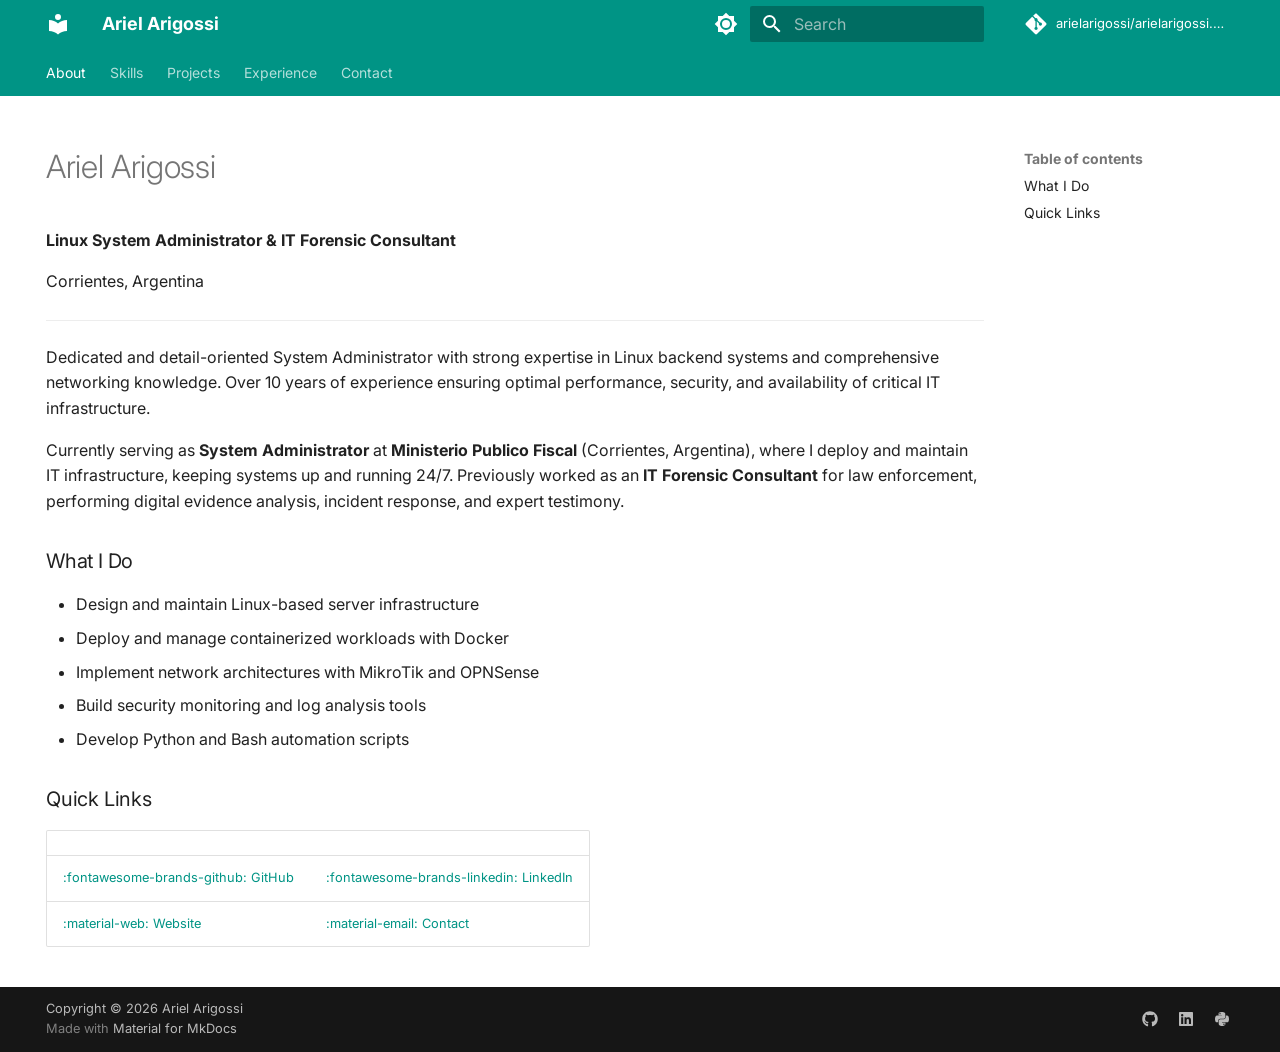
<file: index.html>
<!doctype html>
<html lang="en" class="no-js">
  <head>
    
      <meta charset="utf-8">
      <meta name="viewport" content="width=device-width,initial-scale=1">
      
        <meta name="description" content="Linux System Administrator & IT Forensic Consultant">
      
      
      
        <link rel="canonical" href="https://arielarigossi.github.io/">
      
      
      
        <link rel="next" href="skills/">
      
      
        
      
      
      <link rel="icon" href="assets/images/favicon.png">
      <meta name="generator" content="mkdocs-1.6.1, mkdocs-material-9.7.7">
    
    
      
        <title>Ariel Arigossi</title>
      
    
    
      <link rel="stylesheet" href="assets/stylesheets/main.ec1eaa64.min.css">
      
        
        <link rel="stylesheet" href="assets/stylesheets/palette.ab4e12ef.min.css">
      
      


    
    
      
    
    
      
        
        
        <link rel="preconnect" href="https://fonts.gstatic.com" crossorigin>
        <link rel="stylesheet" href="https://fonts.googleapis.com/css?family=Inter:300,300i,400,400i,700,700i%7CJetBrains+Mono:400,400i,700,700i&display=fallback">
        <style>:root{--md-text-font:"Inter";--md-code-font:"JetBrains Mono"}</style>
      
    
    
      <link rel="stylesheet" href="stylesheets/extra.css">
    
    <script>__md_scope=new URL(".",location),__md_hash=e=>[...e].reduce(((e,_)=>(e<<5)-e+_.charCodeAt(0)),0),__md_get=(e,_=localStorage,t=__md_scope)=>JSON.parse(_.getItem(t.pathname+"."+e)),__md_set=(e,_,t=localStorage,a=__md_scope)=>{try{t.setItem(a.pathname+"."+e,JSON.stringify(_))}catch(e){}}</script>
    
      

    
    
  </head>
  
  
    
    
      
    
    
    
    
    <body dir="ltr" data-md-color-scheme="default" data-md-color-primary="teal" data-md-color-accent="amber">
  
    
    <input class="md-toggle" data-md-toggle="drawer" type="checkbox" id="__drawer" autocomplete="off">
    <input class="md-toggle" data-md-toggle="search" type="checkbox" id="__search" autocomplete="off">
    <label class="md-overlay" for="__drawer"></label>
    <div data-md-component="skip">
      
        
        <a href="#ariel-arigossi" class="md-skip">
          Skip to content
        </a>
      
    </div>
    <div data-md-component="announce">
      
    </div>
    
    
      

<header class="md-header" data-md-component="header">
  <nav class="md-header__inner md-grid" aria-label="Header">
    <a href="." title="Ariel Arigossi" class="md-header__button md-logo" aria-label="Ariel Arigossi" data-md-component="logo">
      
  
  <svg xmlns="http://www.w3.org/2000/svg" viewBox="0 0 24 24"><path d="M12 8a3 3 0 0 0 3-3 3 3 0 0 0-3-3 3 3 0 0 0-3 3 3 3 0 0 0 3 3m0 3.54C9.64 9.35 6.5 8 3 8v11c3.5 0 6.64 1.35 9 3.54 2.36-2.19 5.5-3.54 9-3.54V8c-3.5 0-6.64 1.35-9 3.54"/></svg>

    </a>
    <label class="md-header__button md-icon" for="__drawer">
      
      <svg xmlns="http://www.w3.org/2000/svg" viewBox="0 0 24 24"><path d="M3 6h18v2H3zm0 5h18v2H3zm0 5h18v2H3z"/></svg>
    </label>
    <div class="md-header__title" data-md-component="header-title">
      <div class="md-header__ellipsis">
        <div class="md-header__topic">
          <span class="md-ellipsis">
            Ariel Arigossi
          </span>
        </div>
        <div class="md-header__topic" data-md-component="header-topic">
          <span class="md-ellipsis">
            
              About
            
          </span>
        </div>
      </div>
    </div>
    
      
        <form class="md-header__option" data-md-component="palette">
  
    
    
    
    <input class="md-option" data-md-color-media="" data-md-color-scheme="default" data-md-color-primary="teal" data-md-color-accent="amber"  aria-label="Switch to dark mode"  type="radio" name="__palette" id="__palette_0">
    
      <label class="md-header__button md-icon" title="Switch to dark mode" for="__palette_1" hidden>
        <svg xmlns="http://www.w3.org/2000/svg" viewBox="0 0 24 24"><path d="M12 8a4 4 0 0 0-4 4 4 4 0 0 0 4 4 4 4 0 0 0 4-4 4 4 0 0 0-4-4m0 10a6 6 0 0 1-6-6 6 6 0 0 1 6-6 6 6 0 0 1 6 6 6 6 0 0 1-6 6m8-9.31V4h-4.69L12 .69 8.69 4H4v4.69L.69 12 4 15.31V20h4.69L12 23.31 15.31 20H20v-4.69L23.31 12z"/></svg>
      </label>
    
  
    
    
    
    <input class="md-option" data-md-color-media="" data-md-color-scheme="slate" data-md-color-primary="teal" data-md-color-accent="amber"  aria-label="Switch to light mode"  type="radio" name="__palette" id="__palette_1">
    
      <label class="md-header__button md-icon" title="Switch to light mode" for="__palette_0" hidden>
        <svg xmlns="http://www.w3.org/2000/svg" viewBox="0 0 24 24"><path d="M12 18c-.89 0-1.74-.2-2.5-.55C11.56 16.5 13 14.42 13 12s-1.44-4.5-3.5-5.45C10.26 6.2 11.11 6 12 6a6 6 0 0 1 6 6 6 6 0 0 1-6 6m8-9.31V4h-4.69L12 .69 8.69 4H4v4.69L.69 12 4 15.31V20h4.69L12 23.31 15.31 20H20v-4.69L23.31 12z"/></svg>
      </label>
    
  
</form>
      
    
    
      <script>var palette=__md_get("__palette");if(palette&&palette.color){if("(prefers-color-scheme)"===palette.color.media){var media=matchMedia("(prefers-color-scheme: light)"),input=document.querySelector(media.matches?"[data-md-color-media='(prefers-color-scheme: light)']":"[data-md-color-media='(prefers-color-scheme: dark)']");palette.color.media=input.getAttribute("data-md-color-media"),palette.color.scheme=input.getAttribute("data-md-color-scheme"),palette.color.primary=input.getAttribute("data-md-color-primary"),palette.color.accent=input.getAttribute("data-md-color-accent")}for(var[key,value]of Object.entries(palette.color))document.body.setAttribute("data-md-color-"+key,value)}</script>
    
    
    
      
      
        <label class="md-header__button md-icon" for="__search">
          
          <svg xmlns="http://www.w3.org/2000/svg" viewBox="0 0 24 24"><path d="M9.5 3A6.5 6.5 0 0 1 16 9.5c0 1.61-.59 3.09-1.56 4.23l.27.27h.79l5 5-1.5 1.5-5-5v-.79l-.27-.27A6.52 6.52 0 0 1 9.5 16 6.5 6.5 0 0 1 3 9.5 6.5 6.5 0 0 1 9.5 3m0 2C7 5 5 7 5 9.5S7 14 9.5 14 14 12 14 9.5 12 5 9.5 5"/></svg>
        </label>
        <div class="md-search" data-md-component="search" role="dialog">
  <label class="md-search__overlay" for="__search"></label>
  <div class="md-search__inner" role="search">
    <form class="md-search__form" name="search">
      <input type="text" class="md-search__input" name="query" aria-label="Search" placeholder="Search" autocapitalize="off" autocorrect="off" autocomplete="off" spellcheck="false" data-md-component="search-query" required>
      <label class="md-search__icon md-icon" for="__search">
        
        <svg xmlns="http://www.w3.org/2000/svg" viewBox="0 0 24 24"><path d="M9.5 3A6.5 6.5 0 0 1 16 9.5c0 1.61-.59 3.09-1.56 4.23l.27.27h.79l5 5-1.5 1.5-5-5v-.79l-.27-.27A6.52 6.52 0 0 1 9.5 16 6.5 6.5 0 0 1 3 9.5 6.5 6.5 0 0 1 9.5 3m0 2C7 5 5 7 5 9.5S7 14 9.5 14 14 12 14 9.5 12 5 9.5 5"/></svg>
        
        <svg xmlns="http://www.w3.org/2000/svg" viewBox="0 0 24 24"><path d="M20 11v2H8l5.5 5.5-1.42 1.42L4.16 12l7.92-7.92L13.5 5.5 8 11z"/></svg>
      </label>
      <nav class="md-search__options" aria-label="Search">
        
        <button type="reset" class="md-search__icon md-icon" title="Clear" aria-label="Clear" tabindex="-1">
          
          <svg xmlns="http://www.w3.org/2000/svg" viewBox="0 0 24 24"><path d="M19 6.41 17.59 5 12 10.59 6.41 5 5 6.41 10.59 12 5 17.59 6.41 19 12 13.41 17.59 19 19 17.59 13.41 12z"/></svg>
        </button>
      </nav>
      
        <div class="md-search__suggest" data-md-component="search-suggest"></div>
      
    </form>
    <div class="md-search__output">
      <div class="md-search__scrollwrap" tabindex="0" data-md-scrollfix>
        <div class="md-search-result" data-md-component="search-result">
          <div class="md-search-result__meta">
            Initializing search
          </div>
          <ol class="md-search-result__list" role="presentation"></ol>
        </div>
      </div>
    </div>
  </div>
</div>
      
    
    
      <div class="md-header__source">
        <a href="https://github.com/arielarigossi/arielarigossi.github.io" title="Go to repository" class="md-source" data-md-component="source">
  <div class="md-source__icon md-icon">
    
    <svg xmlns="http://www.w3.org/2000/svg" viewBox="0 0 448 512"><!--! Font Awesome Free 7.1.0 by @fontawesome - https://fontawesome.com License - https://fontawesome.com/license/free (Icons: CC BY 4.0, Fonts: SIL OFL 1.1, Code: MIT License) Copyright 2025 Fonticons, Inc.--><path d="M439.6 236.1 244 40.5c-5.4-5.5-12.8-8.5-20.4-8.5s-15 3-20.4 8.4L162.5 81l51.5 51.5c27.1-9.1 52.7 16.8 43.4 43.7l49.7 49.7c34.2-11.8 61.2 31 35.5 56.7-26.5 26.5-70.2-2.9-56-37.3L240.3 199v121.9c25.3 12.5 22.3 41.8 9.1 55-6.4 6.4-15.2 10.1-24.3 10.1s-17.8-3.6-24.3-10.1c-17.6-17.6-11.1-46.9 11.2-56v-123c-20.8-8.5-24.6-30.7-18.6-45L142.6 101 8.5 235.1C3 240.6 0 247.9 0 255.5s3 15 8.5 20.4l195.6 195.7c5.4 5.4 12.7 8.4 20.4 8.4s15-3 20.4-8.4l194.7-194.7c5.4-5.4 8.4-12.8 8.4-20.4s-3-15-8.4-20.4"/></svg>
  </div>
  <div class="md-source__repository">
    arielarigossi/arielarigossi.github.io
  </div>
</a>
      </div>
    
  </nav>
  
</header>
    
    <div class="md-container" data-md-component="container">
      
      
        
          
            
<nav class="md-tabs" aria-label="Tabs" data-md-component="tabs">
  <div class="md-grid">
    <ul class="md-tabs__list">
      
        
  
  
  
    
  
  
    <li class="md-tabs__item md-tabs__item--active">
      <a href="." class="md-tabs__link">
        
  
  
    
  
  About

      </a>
    </li>
  

      
        
  
  
  
  
    <li class="md-tabs__item">
      <a href="skills/" class="md-tabs__link">
        
  
  
    
  
  Skills

      </a>
    </li>
  

      
        
  
  
  
  
    <li class="md-tabs__item">
      <a href="projects/" class="md-tabs__link">
        
  
  
    
  
  Projects

      </a>
    </li>
  

      
        
  
  
  
  
    <li class="md-tabs__item">
      <a href="experience/" class="md-tabs__link">
        
  
  
    
  
  Experience

      </a>
    </li>
  

      
        
  
  
  
  
    <li class="md-tabs__item">
      <a href="contact/" class="md-tabs__link">
        
  
  
    
  
  Contact

      </a>
    </li>
  

      
    </ul>
  </div>
</nav>
          
        
      
      <main class="md-main" data-md-component="main">
        <div class="md-main__inner md-grid">
          
            
              
                
              
              <div class="md-sidebar md-sidebar--primary" data-md-component="sidebar" data-md-type="navigation" hidden>
                <div class="md-sidebar__scrollwrap">
                  <div class="md-sidebar__inner">
                    


  


<nav class="md-nav md-nav--primary md-nav--lifted" aria-label="Navigation" data-md-level="0">
  <label class="md-nav__title" for="__drawer">
    <a href="." title="Ariel Arigossi" class="md-nav__button md-logo" aria-label="Ariel Arigossi" data-md-component="logo">
      
  
  <svg xmlns="http://www.w3.org/2000/svg" viewBox="0 0 24 24"><path d="M12 8a3 3 0 0 0 3-3 3 3 0 0 0-3-3 3 3 0 0 0-3 3 3 3 0 0 0 3 3m0 3.54C9.64 9.35 6.5 8 3 8v11c3.5 0 6.64 1.35 9 3.54 2.36-2.19 5.5-3.54 9-3.54V8c-3.5 0-6.64 1.35-9 3.54"/></svg>

    </a>
    Ariel Arigossi
  </label>
  
    <div class="md-nav__source">
      <a href="https://github.com/arielarigossi/arielarigossi.github.io" title="Go to repository" class="md-source" data-md-component="source">
  <div class="md-source__icon md-icon">
    
    <svg xmlns="http://www.w3.org/2000/svg" viewBox="0 0 448 512"><!--! Font Awesome Free 7.1.0 by @fontawesome - https://fontawesome.com License - https://fontawesome.com/license/free (Icons: CC BY 4.0, Fonts: SIL OFL 1.1, Code: MIT License) Copyright 2025 Fonticons, Inc.--><path d="M439.6 236.1 244 40.5c-5.4-5.5-12.8-8.5-20.4-8.5s-15 3-20.4 8.4L162.5 81l51.5 51.5c27.1-9.1 52.7 16.8 43.4 43.7l49.7 49.7c34.2-11.8 61.2 31 35.5 56.7-26.5 26.5-70.2-2.9-56-37.3L240.3 199v121.9c25.3 12.5 22.3 41.8 9.1 55-6.4 6.4-15.2 10.1-24.3 10.1s-17.8-3.6-24.3-10.1c-17.6-17.6-11.1-46.9 11.2-56v-123c-20.8-8.5-24.6-30.7-18.6-45L142.6 101 8.5 235.1C3 240.6 0 247.9 0 255.5s3 15 8.5 20.4l195.6 195.7c5.4 5.4 12.7 8.4 20.4 8.4s15-3 20.4-8.4l194.7-194.7c5.4-5.4 8.4-12.8 8.4-20.4s-3-15-8.4-20.4"/></svg>
  </div>
  <div class="md-source__repository">
    arielarigossi/arielarigossi.github.io
  </div>
</a>
    </div>
  
  <ul class="md-nav__list" data-md-scrollfix>
    
      
      
  
  
    
  
  
  
    <li class="md-nav__item md-nav__item--active">
      
      <input class="md-nav__toggle md-toggle" type="checkbox" id="__toc">
      
      
        
      
      
        <label class="md-nav__link md-nav__link--active" for="__toc">
          
  
  
  <span class="md-ellipsis">
    
  
    About
  

    
  </span>
  
  

          <span class="md-nav__icon md-icon"></span>
        </label>
      
      <a href="." class="md-nav__link md-nav__link--active">
        
  
  
  <span class="md-ellipsis">
    
  
    About
  

    
  </span>
  
  

      </a>
      
        

<nav class="md-nav md-nav--secondary" aria-label="Table of contents">
  
  
  
    
  
  
    <label class="md-nav__title" for="__toc">
      <span class="md-nav__icon md-icon"></span>
      Table of contents
    </label>
    <ul class="md-nav__list" data-md-component="toc" data-md-scrollfix>
      
        <li class="md-nav__item">
  <a href="#what-i-do" class="md-nav__link">
    <span class="md-ellipsis">
      
        What I Do
      
    </span>
  </a>
  
</li>
      
        <li class="md-nav__item">
  <a href="#quick-links" class="md-nav__link">
    <span class="md-ellipsis">
      
        Quick Links
      
    </span>
  </a>
  
</li>
      
    </ul>
  
</nav>
      
    </li>
  

    
      
      
  
  
  
  
    <li class="md-nav__item">
      <a href="skills/" class="md-nav__link">
        
  
  
  <span class="md-ellipsis">
    
  
    Skills
  

    
  </span>
  
  

      </a>
    </li>
  

    
      
      
  
  
  
  
    <li class="md-nav__item">
      <a href="projects/" class="md-nav__link">
        
  
  
  <span class="md-ellipsis">
    
  
    Projects
  

    
  </span>
  
  

      </a>
    </li>
  

    
      
      
  
  
  
  
    <li class="md-nav__item">
      <a href="experience/" class="md-nav__link">
        
  
  
  <span class="md-ellipsis">
    
  
    Experience
  

    
  </span>
  
  

      </a>
    </li>
  

    
      
      
  
  
  
  
    <li class="md-nav__item">
      <a href="contact/" class="md-nav__link">
        
  
  
  <span class="md-ellipsis">
    
  
    Contact
  

    
  </span>
  
  

      </a>
    </li>
  

    
  </ul>
</nav>
                  </div>
                </div>
              </div>
            
            
              
                
              
              <div class="md-sidebar md-sidebar--secondary" data-md-component="sidebar" data-md-type="toc" >
                <div class="md-sidebar__scrollwrap">
                  <div class="md-sidebar__inner">
                    

<nav class="md-nav md-nav--secondary" aria-label="Table of contents">
  
  
  
    
  
  
    <label class="md-nav__title" for="__toc">
      <span class="md-nav__icon md-icon"></span>
      Table of contents
    </label>
    <ul class="md-nav__list" data-md-component="toc" data-md-scrollfix>
      
        <li class="md-nav__item">
  <a href="#what-i-do" class="md-nav__link">
    <span class="md-ellipsis">
      
        What I Do
      
    </span>
  </a>
  
</li>
      
        <li class="md-nav__item">
  <a href="#quick-links" class="md-nav__link">
    <span class="md-ellipsis">
      
        Quick Links
      
    </span>
  </a>
  
</li>
      
    </ul>
  
</nav>
                  </div>
                </div>
              </div>
            
          
          
            <div class="md-content" data-md-component="content">
              
              <article class="md-content__inner md-typeset">
                
                  
  



  
  


<h1 id="ariel-arigossi">Ariel Arigossi</h1>
<p><strong>Linux System Administrator &amp; IT Forensic Consultant</strong></p>
<p>Corrientes, Argentina</p>
<hr />
<p>Dedicated and detail-oriented System Administrator with strong expertise in Linux backend systems and comprehensive networking knowledge. Over 10 years of experience ensuring optimal performance, security, and availability of critical IT infrastructure.</p>
<p>Currently serving as <strong>System Administrator</strong> at <strong>Ministerio Publico Fiscal</strong> (Corrientes, Argentina), where I deploy and maintain IT infrastructure, keeping systems up and running 24/7. Previously worked as an <strong>IT Forensic Consultant</strong> for law enforcement, performing digital evidence analysis, incident response, and expert testimony.</p>
<h3 id="what-i-do">What I Do</h3>
<ul>
<li>Design and maintain Linux-based server infrastructure</li>
<li>Deploy and manage containerized workloads with Docker</li>
<li>Implement network architectures with MikroTik and OPNSense</li>
<li>Build security monitoring and log analysis tools</li>
<li>Develop Python and Bash automation scripts</li>
</ul>
<h3 id="quick-links">Quick Links</h3>
<table>
<thead>
<tr>
<th></th>
<th></th>
</tr>
</thead>
<tbody>
<tr>
<td><a href="https://github.com/arielarigossi">:fontawesome-brands-github: GitHub</a></td>
<td><a href="https://www.linkedin.com/in/ariel-arigossi-835232182/">:fontawesome-brands-linkedin: LinkedIn</a></td>
</tr>
<tr>
<td><a href="https://aarigossi.ddns.net/wp">:material-web: Website</a></td>
<td><a href="contact/">:material-email: Contact</a></td>
</tr>
</tbody>
</table>







  
  




  



                
              </article>
            </div>
          
          
  <script>var tabs=__md_get("__tabs");if(Array.isArray(tabs))e:for(var set of document.querySelectorAll(".tabbed-set")){var labels=set.querySelector(".tabbed-labels");for(var tab of tabs)for(var label of labels.getElementsByTagName("label"))if(label.innerText.trim()===tab){var input=document.getElementById(label.htmlFor);input.checked=!0;continue e}}</script>

<script>var target=document.getElementById(location.hash.slice(1));target&&target.name&&(target.checked=target.name.startsWith("__tabbed_"))</script>
        </div>
        
          <button type="button" class="md-top md-icon" data-md-component="top" hidden>
  
  <svg xmlns="http://www.w3.org/2000/svg" viewBox="0 0 24 24"><path d="M13 20h-2V8l-5.5 5.5-1.42-1.42L12 4.16l7.92 7.92-1.42 1.42L13 8z"/></svg>
  Back to top
</button>
        
      </main>
      
        <footer class="md-footer">
  
  <div class="md-footer-meta md-typeset">
    <div class="md-footer-meta__inner md-grid">
      <div class="md-copyright">
  
    <div class="md-copyright__highlight">
      Copyright &copy; 2026 Ariel Arigossi
    </div>
  
  
    Made with
    <a href="https://squidfunk.github.io/mkdocs-material/" target="_blank" rel="noopener">
      Material for MkDocs
    </a>
  
</div>
      
        
<div class="md-social">
  
    
    
    
    
      
      
    
    <a href="https://github.com/arielarigossi" target="_blank" rel="noopener" title="github.com" class="md-social__link">
      <svg xmlns="http://www.w3.org/2000/svg" viewBox="0 0 512 512"><!--! Font Awesome Free 7.1.0 by @fontawesome - https://fontawesome.com License - https://fontawesome.com/license/free (Icons: CC BY 4.0, Fonts: SIL OFL 1.1, Code: MIT License) Copyright 2025 Fonticons, Inc.--><path d="M173.9 397.4c0 2-2.3 3.6-5.2 3.6-3.3.3-5.6-1.3-5.6-3.6 0-2 2.3-3.6 5.2-3.6 3-.3 5.6 1.3 5.6 3.6m-31.1-4.5c-.7 2 1.3 4.3 4.3 4.9 2.6 1 5.6 0 6.2-2s-1.3-4.3-4.3-5.2c-2.6-.7-5.5.3-6.2 2.3m44.2-1.7c-2.9.7-4.9 2.6-4.6 4.9.3 2 2.9 3.3 5.9 2.6 2.9-.7 4.9-2.6 4.6-4.6-.3-1.9-3-3.2-5.9-2.9M252.8 8C114.1 8 8 113.3 8 252c0 110.9 69.8 205.8 169.5 239.2 12.8 2.3 17.3-5.6 17.3-12.1 0-6.2-.3-40.4-.3-61.4 0 0-70 15-84.7-29.8 0 0-11.4-29.1-27.8-36.6 0 0-22.9-15.7 1.6-15.4 0 0 24.9 2 38.6 25.8 21.9 38.6 58.6 27.5 72.9 20.9 2.3-16 8.8-27.1 16-33.7-55.9-6.2-112.3-14.3-112.3-110.5 0-27.5 7.6-41.3 23.6-58.9-2.6-6.5-11.1-33.3 2.6-67.9 20.9-6.5 69 27 69 27 20-5.6 41.5-8.5 62.8-8.5s42.8 2.9 62.8 8.5c0 0 48.1-33.6 69-27 13.7 34.7 5.2 61.4 2.6 67.9 16 17.7 25.8 31.5 25.8 58.9 0 96.5-58.9 104.2-114.8 110.5 9.2 7.9 17 22.9 17 46.4 0 33.7-.3 75.4-.3 83.6 0 6.5 4.6 14.4 17.3 12.1C436.2 457.8 504 362.9 504 252 504 113.3 391.5 8 252.8 8M105.2 352.9c-1.3 1-1 3.3.7 5.2 1.6 1.6 3.9 2.3 5.2 1 1.3-1 1-3.3-.7-5.2-1.6-1.6-3.9-2.3-5.2-1m-10.8-8.1c-.7 1.3.3 2.9 2.3 3.9 1.6 1 3.6.7 4.3-.7.7-1.3-.3-2.9-2.3-3.9-2-.6-3.6-.3-4.3.7m32.4 35.6c-1.6 1.3-1 4.3 1.3 6.2 2.3 2.3 5.2 2.6 6.5 1 1.3-1.3.7-4.3-1.3-6.2-2.2-2.3-5.2-2.6-6.5-1m-11.4-14.7c-1.6 1-1.6 3.6 0 5.9s4.3 3.3 5.6 2.3c1.6-1.3 1.6-3.9 0-6.2-1.4-2.3-4-3.3-5.6-2"/></svg>
    </a>
  
    
    
    
    
      
      
    
    <a href="https://www.linkedin.com/in/ariel-arigossi-835232182/" target="_blank" rel="noopener" title="www.linkedin.com" class="md-social__link">
      <svg xmlns="http://www.w3.org/2000/svg" viewBox="0 0 448 512"><!--! Font Awesome Free 7.1.0 by @fontawesome - https://fontawesome.com License - https://fontawesome.com/license/free (Icons: CC BY 4.0, Fonts: SIL OFL 1.1, Code: MIT License) Copyright 2025 Fonticons, Inc.--><path d="M416 32H31.9C14.3 32 0 46.5 0 64.3v383.4C0 465.5 14.3 480 31.9 480H416c17.6 0 32-14.5 32-32.3V64.3c0-17.8-14.4-32.3-32-32.3M135.4 416H69V202.2h66.5V416zM102.2 96a38.5 38.5 0 1 1 0 77 38.5 38.5 0 1 1 0-77m282.1 320h-66.4V312c0-24.8-.5-56.7-34.5-56.7-34.6 0-39.9 27-39.9 54.9V416h-66.4V202.2h63.7v29.2h.9c8.9-16.8 30.6-34.5 62.9-34.5 67.2 0 79.7 44.3 79.7 101.9z"/></svg>
    </a>
  
    
    
    
    
      
      
    
    <a href="https://pypi.org/user/arielarigossi/" target="_blank" rel="noopener" title="pypi.org" class="md-social__link">
      <svg xmlns="http://www.w3.org/2000/svg" viewBox="0 0 448 512"><!--! Font Awesome Free 7.1.0 by @fontawesome - https://fontawesome.com License - https://fontawesome.com/license/free (Icons: CC BY 4.0, Fonts: SIL OFL 1.1, Code: MIT License) Copyright 2025 Fonticons, Inc.--><path d="M439.8 200.5c-7.7-30.9-22.3-54.2-53.4-54.2h-40.1v47.4c0 36.8-31.2 67.8-66.8 67.8H172.7c-29.2 0-53.4 25-53.4 54.3v101.8c0 29 25.2 46 53.4 54.3 33.8 9.9 66.3 11.7 106.8 0 26.9-7.8 53.4-23.5 53.4-54.3v-40.7H226.2v-13.6h160.2c31.1 0 42.6-21.7 53.4-54.2 11.2-33.5 10.7-65.7 0-108.6M286.2 444.7a20.4 20.4 0 1 1 0-40.7 20.4 20.4 0 1 1 0 40.7M167.8 248.1h106.8c29.7 0 53.4-24.5 53.4-54.3V91.9c0-29-24.4-50.7-53.4-55.6-35.8-5.9-74.7-5.6-106.8.1-45.2 8-53.4 24.7-53.4 55.6v40.7h106.9v13.6h-147c-31.1 0-58.3 18.7-66.8 54.2-9.8 40.7-10.2 66.1 0 108.6 7.6 31.6 25.7 54.2 56.8 54.2H101v-48.8c0-35.3 30.5-66.4 66.8-66.4m-6.6-183.4a20.4 20.4 0 1 1 0 40.8 20.4 20.4 0 1 1 0-40.8"/></svg>
    </a>
  
</div>
      
    </div>
  </div>
</footer>
      
    </div>
    <div class="md-dialog" data-md-component="dialog">
      <div class="md-dialog__inner md-typeset"></div>
    </div>
    
    
    
      
      
      <script id="__config" type="application/json">{"annotate": null, "base": ".", "features": ["navigation.tabs", "navigation.sections", "navigation.top", "search.suggest", "search.highlight", "content.code.copy", "content.tabs.link", "toc.follow"], "search": "assets/javascripts/workers/search.2c215733.min.js", "tags": null, "translations": {"clipboard.copied": "Copied to clipboard", "clipboard.copy": "Copy to clipboard", "search.result.more.one": "1 more on this page", "search.result.more.other": "# more on this page", "search.result.none": "No matching documents", "search.result.one": "1 matching document", "search.result.other": "# matching documents", "search.result.placeholder": "Type to start searching", "search.result.term.missing": "Missing", "select.version": "Select version"}, "version": null}</script>
    
    
      <script src="assets/javascripts/bundle.d7400e89.min.js"></script>
      
    
  </body>
</html>
</file>
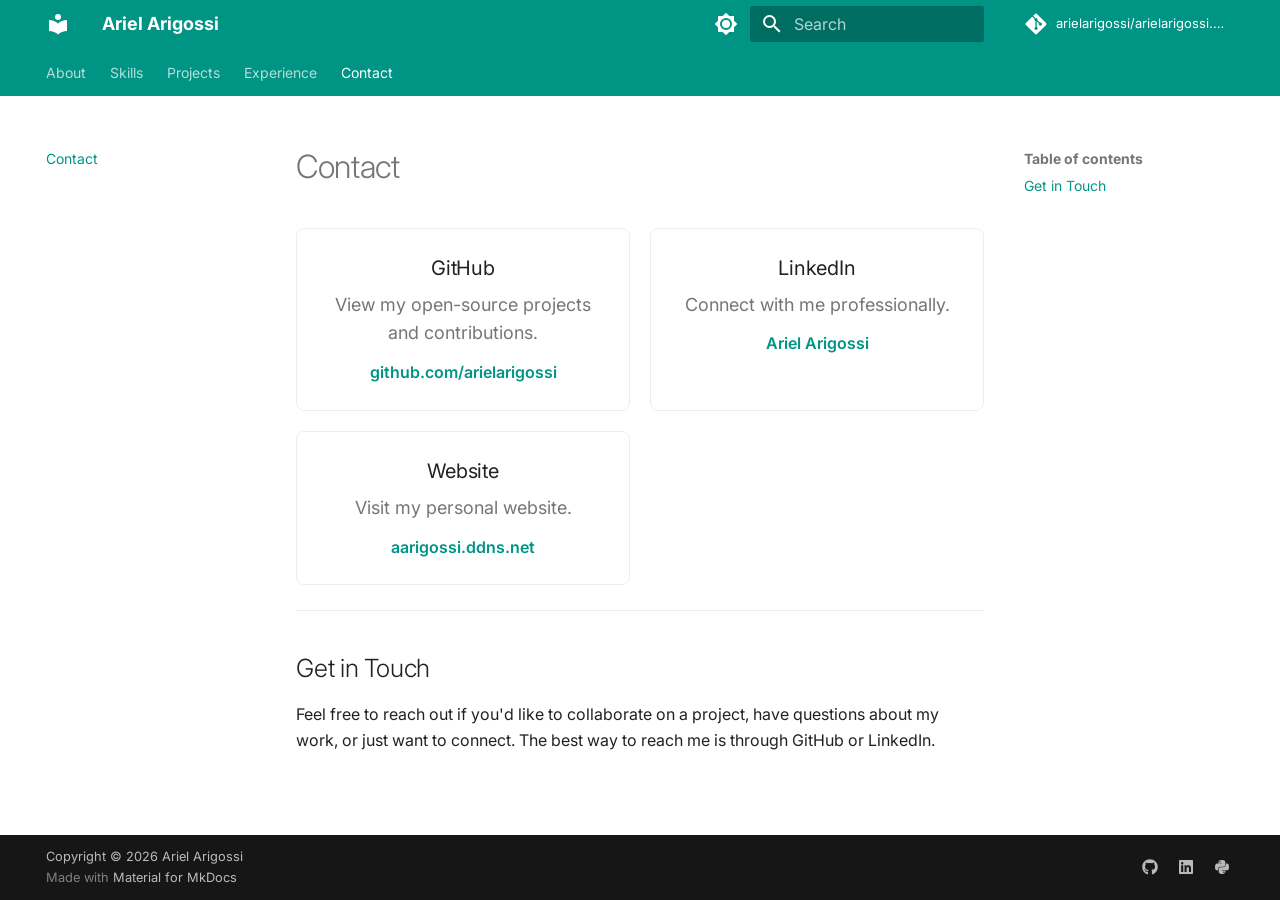
<file: contact/index.html>
<!doctype html>
<html lang="en" class="no-js">
  <head>
    
      <meta charset="utf-8">
      <meta name="viewport" content="width=device-width,initial-scale=1">
      
        <meta name="description" content="Linux System Administrator & IT Forensic Consultant">
      
      
      
        <link rel="canonical" href="https://arielarigossi.github.io/contact/">
      
      
        <link rel="prev" href="../experience/">
      
      
      
        
      
      
      <link rel="icon" href="../assets/images/favicon.png">
      <meta name="generator" content="mkdocs-1.6.1, mkdocs-material-9.7.7">
    
    
      
        <title>Contact - Ariel Arigossi</title>
      
    
    
      <link rel="stylesheet" href="../assets/stylesheets/main.ec1eaa64.min.css">
      
        
        <link rel="stylesheet" href="../assets/stylesheets/palette.ab4e12ef.min.css">
      
      


    
    
      
    
    
      
        
        
        <link rel="preconnect" href="https://fonts.gstatic.com" crossorigin>
        <link rel="stylesheet" href="https://fonts.googleapis.com/css?family=Inter:300,300i,400,400i,700,700i%7CJetBrains+Mono:400,400i,700,700i&display=fallback">
        <style>:root{--md-text-font:"Inter";--md-code-font:"JetBrains Mono"}</style>
      
    
    
      <link rel="stylesheet" href="../stylesheets/extra.css">
    
    <script>__md_scope=new URL("..",location),__md_hash=e=>[...e].reduce(((e,_)=>(e<<5)-e+_.charCodeAt(0)),0),__md_get=(e,_=localStorage,t=__md_scope)=>JSON.parse(_.getItem(t.pathname+"."+e)),__md_set=(e,_,t=localStorage,a=__md_scope)=>{try{t.setItem(a.pathname+"."+e,JSON.stringify(_))}catch(e){}}</script>
    
      

    
    
  </head>
  
  
    
    
      
    
    
    
    
    <body dir="ltr" data-md-color-scheme="default" data-md-color-primary="teal" data-md-color-accent="amber">
  
    
    <input class="md-toggle" data-md-toggle="drawer" type="checkbox" id="__drawer" autocomplete="off">
    <input class="md-toggle" data-md-toggle="search" type="checkbox" id="__search" autocomplete="off">
    <label class="md-overlay" for="__drawer"></label>
    <div data-md-component="skip">
      
        
        <a href="#contact" class="md-skip">
          Skip to content
        </a>
      
    </div>
    <div data-md-component="announce">
      
    </div>
    
    
      

<header class="md-header" data-md-component="header">
  <nav class="md-header__inner md-grid" aria-label="Header">
    <a href=".." title="Ariel Arigossi" class="md-header__button md-logo" aria-label="Ariel Arigossi" data-md-component="logo">
      
  
  <svg xmlns="http://www.w3.org/2000/svg" viewBox="0 0 24 24"><path d="M12 8a3 3 0 0 0 3-3 3 3 0 0 0-3-3 3 3 0 0 0-3 3 3 3 0 0 0 3 3m0 3.54C9.64 9.35 6.5 8 3 8v11c3.5 0 6.64 1.35 9 3.54 2.36-2.19 5.5-3.54 9-3.54V8c-3.5 0-6.64 1.35-9 3.54"/></svg>

    </a>
    <label class="md-header__button md-icon" for="__drawer">
      
      <svg xmlns="http://www.w3.org/2000/svg" viewBox="0 0 24 24"><path d="M3 6h18v2H3zm0 5h18v2H3zm0 5h18v2H3z"/></svg>
    </label>
    <div class="md-header__title" data-md-component="header-title">
      <div class="md-header__ellipsis">
        <div class="md-header__topic">
          <span class="md-ellipsis">
            Ariel Arigossi
          </span>
        </div>
        <div class="md-header__topic" data-md-component="header-topic">
          <span class="md-ellipsis">
            
              Contact
            
          </span>
        </div>
      </div>
    </div>
    
      
        <form class="md-header__option" data-md-component="palette">
  
    
    
    
    <input class="md-option" data-md-color-media="" data-md-color-scheme="default" data-md-color-primary="teal" data-md-color-accent="amber"  aria-label="Switch to dark mode"  type="radio" name="__palette" id="__palette_0">
    
      <label class="md-header__button md-icon" title="Switch to dark mode" for="__palette_1" hidden>
        <svg xmlns="http://www.w3.org/2000/svg" viewBox="0 0 24 24"><path d="M12 8a4 4 0 0 0-4 4 4 4 0 0 0 4 4 4 4 0 0 0 4-4 4 4 0 0 0-4-4m0 10a6 6 0 0 1-6-6 6 6 0 0 1 6-6 6 6 0 0 1 6 6 6 6 0 0 1-6 6m8-9.31V4h-4.69L12 .69 8.69 4H4v4.69L.69 12 4 15.31V20h4.69L12 23.31 15.31 20H20v-4.69L23.31 12z"/></svg>
      </label>
    
  
    
    
    
    <input class="md-option" data-md-color-media="" data-md-color-scheme="slate" data-md-color-primary="teal" data-md-color-accent="amber"  aria-label="Switch to light mode"  type="radio" name="__palette" id="__palette_1">
    
      <label class="md-header__button md-icon" title="Switch to light mode" for="__palette_0" hidden>
        <svg xmlns="http://www.w3.org/2000/svg" viewBox="0 0 24 24"><path d="M12 18c-.89 0-1.74-.2-2.5-.55C11.56 16.5 13 14.42 13 12s-1.44-4.5-3.5-5.45C10.26 6.2 11.11 6 12 6a6 6 0 0 1 6 6 6 6 0 0 1-6 6m8-9.31V4h-4.69L12 .69 8.69 4H4v4.69L.69 12 4 15.31V20h4.69L12 23.31 15.31 20H20v-4.69L23.31 12z"/></svg>
      </label>
    
  
</form>
      
    
    
      <script>var palette=__md_get("__palette");if(palette&&palette.color){if("(prefers-color-scheme)"===palette.color.media){var media=matchMedia("(prefers-color-scheme: light)"),input=document.querySelector(media.matches?"[data-md-color-media='(prefers-color-scheme: light)']":"[data-md-color-media='(prefers-color-scheme: dark)']");palette.color.media=input.getAttribute("data-md-color-media"),palette.color.scheme=input.getAttribute("data-md-color-scheme"),palette.color.primary=input.getAttribute("data-md-color-primary"),palette.color.accent=input.getAttribute("data-md-color-accent")}for(var[key,value]of Object.entries(palette.color))document.body.setAttribute("data-md-color-"+key,value)}</script>
    
    
    
      
      
        <label class="md-header__button md-icon" for="__search">
          
          <svg xmlns="http://www.w3.org/2000/svg" viewBox="0 0 24 24"><path d="M9.5 3A6.5 6.5 0 0 1 16 9.5c0 1.61-.59 3.09-1.56 4.23l.27.27h.79l5 5-1.5 1.5-5-5v-.79l-.27-.27A6.52 6.52 0 0 1 9.5 16 6.5 6.5 0 0 1 3 9.5 6.5 6.5 0 0 1 9.5 3m0 2C7 5 5 7 5 9.5S7 14 9.5 14 14 12 14 9.5 12 5 9.5 5"/></svg>
        </label>
        <div class="md-search" data-md-component="search" role="dialog">
  <label class="md-search__overlay" for="__search"></label>
  <div class="md-search__inner" role="search">
    <form class="md-search__form" name="search">
      <input type="text" class="md-search__input" name="query" aria-label="Search" placeholder="Search" autocapitalize="off" autocorrect="off" autocomplete="off" spellcheck="false" data-md-component="search-query" required>
      <label class="md-search__icon md-icon" for="__search">
        
        <svg xmlns="http://www.w3.org/2000/svg" viewBox="0 0 24 24"><path d="M9.5 3A6.5 6.5 0 0 1 16 9.5c0 1.61-.59 3.09-1.56 4.23l.27.27h.79l5 5-1.5 1.5-5-5v-.79l-.27-.27A6.52 6.52 0 0 1 9.5 16 6.5 6.5 0 0 1 3 9.5 6.5 6.5 0 0 1 9.5 3m0 2C7 5 5 7 5 9.5S7 14 9.5 14 14 12 14 9.5 12 5 9.5 5"/></svg>
        
        <svg xmlns="http://www.w3.org/2000/svg" viewBox="0 0 24 24"><path d="M20 11v2H8l5.5 5.5-1.42 1.42L4.16 12l7.92-7.92L13.5 5.5 8 11z"/></svg>
      </label>
      <nav class="md-search__options" aria-label="Search">
        
        <button type="reset" class="md-search__icon md-icon" title="Clear" aria-label="Clear" tabindex="-1">
          
          <svg xmlns="http://www.w3.org/2000/svg" viewBox="0 0 24 24"><path d="M19 6.41 17.59 5 12 10.59 6.41 5 5 6.41 10.59 12 5 17.59 6.41 19 12 13.41 17.59 19 19 17.59 13.41 12z"/></svg>
        </button>
      </nav>
      
        <div class="md-search__suggest" data-md-component="search-suggest"></div>
      
    </form>
    <div class="md-search__output">
      <div class="md-search__scrollwrap" tabindex="0" data-md-scrollfix>
        <div class="md-search-result" data-md-component="search-result">
          <div class="md-search-result__meta">
            Initializing search
          </div>
          <ol class="md-search-result__list" role="presentation"></ol>
        </div>
      </div>
    </div>
  </div>
</div>
      
    
    
      <div class="md-header__source">
        <a href="https://github.com/arielarigossi/arielarigossi.github.io" title="Go to repository" class="md-source" data-md-component="source">
  <div class="md-source__icon md-icon">
    
    <svg xmlns="http://www.w3.org/2000/svg" viewBox="0 0 448 512"><!--! Font Awesome Free 7.1.0 by @fontawesome - https://fontawesome.com License - https://fontawesome.com/license/free (Icons: CC BY 4.0, Fonts: SIL OFL 1.1, Code: MIT License) Copyright 2025 Fonticons, Inc.--><path d="M439.6 236.1 244 40.5c-5.4-5.5-12.8-8.5-20.4-8.5s-15 3-20.4 8.4L162.5 81l51.5 51.5c27.1-9.1 52.7 16.8 43.4 43.7l49.7 49.7c34.2-11.8 61.2 31 35.5 56.7-26.5 26.5-70.2-2.9-56-37.3L240.3 199v121.9c25.3 12.5 22.3 41.8 9.1 55-6.4 6.4-15.2 10.1-24.3 10.1s-17.8-3.6-24.3-10.1c-17.6-17.6-11.1-46.9 11.2-56v-123c-20.8-8.5-24.6-30.7-18.6-45L142.6 101 8.5 235.1C3 240.6 0 247.9 0 255.5s3 15 8.5 20.4l195.6 195.7c5.4 5.4 12.7 8.4 20.4 8.4s15-3 20.4-8.4l194.7-194.7c5.4-5.4 8.4-12.8 8.4-20.4s-3-15-8.4-20.4"/></svg>
  </div>
  <div class="md-source__repository">
    arielarigossi/arielarigossi.github.io
  </div>
</a>
      </div>
    
  </nav>
  
</header>
    
    <div class="md-container" data-md-component="container">
      
      
        
          
            
<nav class="md-tabs" aria-label="Tabs" data-md-component="tabs">
  <div class="md-grid">
    <ul class="md-tabs__list">
      
        
  
  
  
  
    <li class="md-tabs__item">
      <a href=".." class="md-tabs__link">
        
  
  
    
  
  About

      </a>
    </li>
  

      
        
  
  
  
  
    <li class="md-tabs__item">
      <a href="../skills/" class="md-tabs__link">
        
  
  
    
  
  Skills

      </a>
    </li>
  

      
        
  
  
  
  
    <li class="md-tabs__item">
      <a href="../projects/" class="md-tabs__link">
        
  
  
    
  
  Projects

      </a>
    </li>
  

      
        
  
  
  
  
    <li class="md-tabs__item">
      <a href="../experience/" class="md-tabs__link">
        
  
  
    
  
  Experience

      </a>
    </li>
  

      
        
  
  
  
    
  
  
    <li class="md-tabs__item md-tabs__item--active">
      <a href="./" class="md-tabs__link">
        
  
  
    
  
  Contact

      </a>
    </li>
  

      
    </ul>
  </div>
</nav>
          
        
      
      <main class="md-main" data-md-component="main">
        <div class="md-main__inner md-grid">
          
            
              
              <div class="md-sidebar md-sidebar--primary" data-md-component="sidebar" data-md-type="navigation" >
                <div class="md-sidebar__scrollwrap">
                  <div class="md-sidebar__inner">
                    


  


<nav class="md-nav md-nav--primary md-nav--lifted" aria-label="Navigation" data-md-level="0">
  <label class="md-nav__title" for="__drawer">
    <a href=".." title="Ariel Arigossi" class="md-nav__button md-logo" aria-label="Ariel Arigossi" data-md-component="logo">
      
  
  <svg xmlns="http://www.w3.org/2000/svg" viewBox="0 0 24 24"><path d="M12 8a3 3 0 0 0 3-3 3 3 0 0 0-3-3 3 3 0 0 0-3 3 3 3 0 0 0 3 3m0 3.54C9.64 9.35 6.5 8 3 8v11c3.5 0 6.64 1.35 9 3.54 2.36-2.19 5.5-3.54 9-3.54V8c-3.5 0-6.64 1.35-9 3.54"/></svg>

    </a>
    Ariel Arigossi
  </label>
  
    <div class="md-nav__source">
      <a href="https://github.com/arielarigossi/arielarigossi.github.io" title="Go to repository" class="md-source" data-md-component="source">
  <div class="md-source__icon md-icon">
    
    <svg xmlns="http://www.w3.org/2000/svg" viewBox="0 0 448 512"><!--! Font Awesome Free 7.1.0 by @fontawesome - https://fontawesome.com License - https://fontawesome.com/license/free (Icons: CC BY 4.0, Fonts: SIL OFL 1.1, Code: MIT License) Copyright 2025 Fonticons, Inc.--><path d="M439.6 236.1 244 40.5c-5.4-5.5-12.8-8.5-20.4-8.5s-15 3-20.4 8.4L162.5 81l51.5 51.5c27.1-9.1 52.7 16.8 43.4 43.7l49.7 49.7c34.2-11.8 61.2 31 35.5 56.7-26.5 26.5-70.2-2.9-56-37.3L240.3 199v121.9c25.3 12.5 22.3 41.8 9.1 55-6.4 6.4-15.2 10.1-24.3 10.1s-17.8-3.6-24.3-10.1c-17.6-17.6-11.1-46.9 11.2-56v-123c-20.8-8.5-24.6-30.7-18.6-45L142.6 101 8.5 235.1C3 240.6 0 247.9 0 255.5s3 15 8.5 20.4l195.6 195.7c5.4 5.4 12.7 8.4 20.4 8.4s15-3 20.4-8.4l194.7-194.7c5.4-5.4 8.4-12.8 8.4-20.4s-3-15-8.4-20.4"/></svg>
  </div>
  <div class="md-source__repository">
    arielarigossi/arielarigossi.github.io
  </div>
</a>
    </div>
  
  <ul class="md-nav__list" data-md-scrollfix>
    
      
      
  
  
  
  
    <li class="md-nav__item">
      <a href=".." class="md-nav__link">
        
  
  
  <span class="md-ellipsis">
    
  
    About
  

    
  </span>
  
  

      </a>
    </li>
  

    
      
      
  
  
  
  
    <li class="md-nav__item">
      <a href="../skills/" class="md-nav__link">
        
  
  
  <span class="md-ellipsis">
    
  
    Skills
  

    
  </span>
  
  

      </a>
    </li>
  

    
      
      
  
  
  
  
    <li class="md-nav__item">
      <a href="../projects/" class="md-nav__link">
        
  
  
  <span class="md-ellipsis">
    
  
    Projects
  

    
  </span>
  
  

      </a>
    </li>
  

    
      
      
  
  
  
  
    <li class="md-nav__item">
      <a href="../experience/" class="md-nav__link">
        
  
  
  <span class="md-ellipsis">
    
  
    Experience
  

    
  </span>
  
  

      </a>
    </li>
  

    
      
      
  
  
    
  
  
  
    <li class="md-nav__item md-nav__item--active">
      
      <input class="md-nav__toggle md-toggle" type="checkbox" id="__toc">
      
      
        
      
      
        <label class="md-nav__link md-nav__link--active" for="__toc">
          
  
  
  <span class="md-ellipsis">
    
  
    Contact
  

    
  </span>
  
  

          <span class="md-nav__icon md-icon"></span>
        </label>
      
      <a href="./" class="md-nav__link md-nav__link--active">
        
  
  
  <span class="md-ellipsis">
    
  
    Contact
  

    
  </span>
  
  

      </a>
      
        

<nav class="md-nav md-nav--secondary" aria-label="Table of contents">
  
  
  
    
  
  
    <label class="md-nav__title" for="__toc">
      <span class="md-nav__icon md-icon"></span>
      Table of contents
    </label>
    <ul class="md-nav__list" data-md-component="toc" data-md-scrollfix>
      
        <li class="md-nav__item">
  <a href="#get-in-touch" class="md-nav__link">
    <span class="md-ellipsis">
      
        Get in Touch
      
    </span>
  </a>
  
</li>
      
    </ul>
  
</nav>
      
    </li>
  

    
  </ul>
</nav>
                  </div>
                </div>
              </div>
            
            
              
              <div class="md-sidebar md-sidebar--secondary" data-md-component="sidebar" data-md-type="toc" >
                <div class="md-sidebar__scrollwrap">
                  <div class="md-sidebar__inner">
                    

<nav class="md-nav md-nav--secondary" aria-label="Table of contents">
  
  
  
    
  
  
    <label class="md-nav__title" for="__toc">
      <span class="md-nav__icon md-icon"></span>
      Table of contents
    </label>
    <ul class="md-nav__list" data-md-component="toc" data-md-scrollfix>
      
        <li class="md-nav__item">
  <a href="#get-in-touch" class="md-nav__link">
    <span class="md-ellipsis">
      
        Get in Touch
      
    </span>
  </a>
  
</li>
      
    </ul>
  
</nav>
                  </div>
                </div>
              </div>
            
          
          
            <div class="md-content" data-md-component="content">
              
              <article class="md-content__inner md-typeset">
                
                  


  
  


<h1 id="contact">Contact</h1>
<div class="contact-grid">

<div class="contact-card">
  <h3>GitHub</h3>
  <p>View my open-source projects and contributions.</p>
  <a href="https://github.com/arielarigossi" class="contact-link">github.com/arielarigossi</a>
</div>

<div class="contact-card">
  <h3>LinkedIn</h3>
  <p>Connect with me professionally.</p>
  <a href="https://www.linkedin.com/in/ariel-arigossi-835232182/" class="contact-link">Ariel Arigossi</a>
</div>

<div class="contact-card">
  <h3>Website</h3>
  <p>Visit my personal website.</p>
  <a href="https://aarigossi.ddns.net/wp" class="contact-link">aarigossi.ddns.net</a>
</div>

</div>

<hr />
<h2 id="get-in-touch">Get in Touch</h2>
<p>Feel free to reach out if you'd like to collaborate on a project, have questions about my work, or just want to connect. The best way to reach me is through GitHub or LinkedIn.</p>












                
              </article>
            </div>
          
          
  <script>var tabs=__md_get("__tabs");if(Array.isArray(tabs))e:for(var set of document.querySelectorAll(".tabbed-set")){var labels=set.querySelector(".tabbed-labels");for(var tab of tabs)for(var label of labels.getElementsByTagName("label"))if(label.innerText.trim()===tab){var input=document.getElementById(label.htmlFor);input.checked=!0;continue e}}</script>

<script>var target=document.getElementById(location.hash.slice(1));target&&target.name&&(target.checked=target.name.startsWith("__tabbed_"))</script>
        </div>
        
          <button type="button" class="md-top md-icon" data-md-component="top" hidden>
  
  <svg xmlns="http://www.w3.org/2000/svg" viewBox="0 0 24 24"><path d="M13 20h-2V8l-5.5 5.5-1.42-1.42L12 4.16l7.92 7.92-1.42 1.42L13 8z"/></svg>
  Back to top
</button>
        
      </main>
      
        <footer class="md-footer">
  
  <div class="md-footer-meta md-typeset">
    <div class="md-footer-meta__inner md-grid">
      <div class="md-copyright">
  
    <div class="md-copyright__highlight">
      Copyright &copy; 2026 Ariel Arigossi
    </div>
  
  
    Made with
    <a href="https://squidfunk.github.io/mkdocs-material/" target="_blank" rel="noopener">
      Material for MkDocs
    </a>
  
</div>
      
        
<div class="md-social">
  
    
    
    
    
      
      
    
    <a href="https://github.com/arielarigossi" target="_blank" rel="noopener" title="github.com" class="md-social__link">
      <svg xmlns="http://www.w3.org/2000/svg" viewBox="0 0 512 512"><!--! Font Awesome Free 7.1.0 by @fontawesome - https://fontawesome.com License - https://fontawesome.com/license/free (Icons: CC BY 4.0, Fonts: SIL OFL 1.1, Code: MIT License) Copyright 2025 Fonticons, Inc.--><path d="M173.9 397.4c0 2-2.3 3.6-5.2 3.6-3.3.3-5.6-1.3-5.6-3.6 0-2 2.3-3.6 5.2-3.6 3-.3 5.6 1.3 5.6 3.6m-31.1-4.5c-.7 2 1.3 4.3 4.3 4.9 2.6 1 5.6 0 6.2-2s-1.3-4.3-4.3-5.2c-2.6-.7-5.5.3-6.2 2.3m44.2-1.7c-2.9.7-4.9 2.6-4.6 4.9.3 2 2.9 3.3 5.9 2.6 2.9-.7 4.9-2.6 4.6-4.6-.3-1.9-3-3.2-5.9-2.9M252.8 8C114.1 8 8 113.3 8 252c0 110.9 69.8 205.8 169.5 239.2 12.8 2.3 17.3-5.6 17.3-12.1 0-6.2-.3-40.4-.3-61.4 0 0-70 15-84.7-29.8 0 0-11.4-29.1-27.8-36.6 0 0-22.9-15.7 1.6-15.4 0 0 24.9 2 38.6 25.8 21.9 38.6 58.6 27.5 72.9 20.9 2.3-16 8.8-27.1 16-33.7-55.9-6.2-112.3-14.3-112.3-110.5 0-27.5 7.6-41.3 23.6-58.9-2.6-6.5-11.1-33.3 2.6-67.9 20.9-6.5 69 27 69 27 20-5.6 41.5-8.5 62.8-8.5s42.8 2.9 62.8 8.5c0 0 48.1-33.6 69-27 13.7 34.7 5.2 61.4 2.6 67.9 16 17.7 25.8 31.5 25.8 58.9 0 96.5-58.9 104.2-114.8 110.5 9.2 7.9 17 22.9 17 46.4 0 33.7-.3 75.4-.3 83.6 0 6.5 4.6 14.4 17.3 12.1C436.2 457.8 504 362.9 504 252 504 113.3 391.5 8 252.8 8M105.2 352.9c-1.3 1-1 3.3.7 5.2 1.6 1.6 3.9 2.3 5.2 1 1.3-1 1-3.3-.7-5.2-1.6-1.6-3.9-2.3-5.2-1m-10.8-8.1c-.7 1.3.3 2.9 2.3 3.9 1.6 1 3.6.7 4.3-.7.7-1.3-.3-2.9-2.3-3.9-2-.6-3.6-.3-4.3.7m32.4 35.6c-1.6 1.3-1 4.3 1.3 6.2 2.3 2.3 5.2 2.6 6.5 1 1.3-1.3.7-4.3-1.3-6.2-2.2-2.3-5.2-2.6-6.5-1m-11.4-14.7c-1.6 1-1.6 3.6 0 5.9s4.3 3.3 5.6 2.3c1.6-1.3 1.6-3.9 0-6.2-1.4-2.3-4-3.3-5.6-2"/></svg>
    </a>
  
    
    
    
    
      
      
    
    <a href="https://www.linkedin.com/in/ariel-arigossi-835232182/" target="_blank" rel="noopener" title="www.linkedin.com" class="md-social__link">
      <svg xmlns="http://www.w3.org/2000/svg" viewBox="0 0 448 512"><!--! Font Awesome Free 7.1.0 by @fontawesome - https://fontawesome.com License - https://fontawesome.com/license/free (Icons: CC BY 4.0, Fonts: SIL OFL 1.1, Code: MIT License) Copyright 2025 Fonticons, Inc.--><path d="M416 32H31.9C14.3 32 0 46.5 0 64.3v383.4C0 465.5 14.3 480 31.9 480H416c17.6 0 32-14.5 32-32.3V64.3c0-17.8-14.4-32.3-32-32.3M135.4 416H69V202.2h66.5V416zM102.2 96a38.5 38.5 0 1 1 0 77 38.5 38.5 0 1 1 0-77m282.1 320h-66.4V312c0-24.8-.5-56.7-34.5-56.7-34.6 0-39.9 27-39.9 54.9V416h-66.4V202.2h63.7v29.2h.9c8.9-16.8 30.6-34.5 62.9-34.5 67.2 0 79.7 44.3 79.7 101.9z"/></svg>
    </a>
  
    
    
    
    
      
      
    
    <a href="https://pypi.org/user/arielarigossi/" target="_blank" rel="noopener" title="pypi.org" class="md-social__link">
      <svg xmlns="http://www.w3.org/2000/svg" viewBox="0 0 448 512"><!--! Font Awesome Free 7.1.0 by @fontawesome - https://fontawesome.com License - https://fontawesome.com/license/free (Icons: CC BY 4.0, Fonts: SIL OFL 1.1, Code: MIT License) Copyright 2025 Fonticons, Inc.--><path d="M439.8 200.5c-7.7-30.9-22.3-54.2-53.4-54.2h-40.1v47.4c0 36.8-31.2 67.8-66.8 67.8H172.7c-29.2 0-53.4 25-53.4 54.3v101.8c0 29 25.2 46 53.4 54.3 33.8 9.9 66.3 11.7 106.8 0 26.9-7.8 53.4-23.5 53.4-54.3v-40.7H226.2v-13.6h160.2c31.1 0 42.6-21.7 53.4-54.2 11.2-33.5 10.7-65.7 0-108.6M286.2 444.7a20.4 20.4 0 1 1 0-40.7 20.4 20.4 0 1 1 0 40.7M167.8 248.1h106.8c29.7 0 53.4-24.5 53.4-54.3V91.9c0-29-24.4-50.7-53.4-55.6-35.8-5.9-74.7-5.6-106.8.1-45.2 8-53.4 24.7-53.4 55.6v40.7h106.9v13.6h-147c-31.1 0-58.3 18.7-66.8 54.2-9.8 40.7-10.2 66.1 0 108.6 7.6 31.6 25.7 54.2 56.8 54.2H101v-48.8c0-35.3 30.5-66.4 66.8-66.4m-6.6-183.4a20.4 20.4 0 1 1 0 40.8 20.4 20.4 0 1 1 0-40.8"/></svg>
    </a>
  
</div>
      
    </div>
  </div>
</footer>
      
    </div>
    <div class="md-dialog" data-md-component="dialog">
      <div class="md-dialog__inner md-typeset"></div>
    </div>
    
    
    
      
      
      <script id="__config" type="application/json">{"annotate": null, "base": "..", "features": ["navigation.tabs", "navigation.sections", "navigation.top", "search.suggest", "search.highlight", "content.code.copy", "content.tabs.link", "toc.follow"], "search": "../assets/javascripts/workers/search.2c215733.min.js", "tags": null, "translations": {"clipboard.copied": "Copied to clipboard", "clipboard.copy": "Copy to clipboard", "search.result.more.one": "1 more on this page", "search.result.more.other": "# more on this page", "search.result.none": "No matching documents", "search.result.one": "1 matching document", "search.result.other": "# matching documents", "search.result.placeholder": "Type to start searching", "search.result.term.missing": "Missing", "select.version": "Select version"}, "version": null}</script>
    
    
      <script src="../assets/javascripts/bundle.d7400e89.min.js"></script>
      
    
  </body>
</html>
</file>
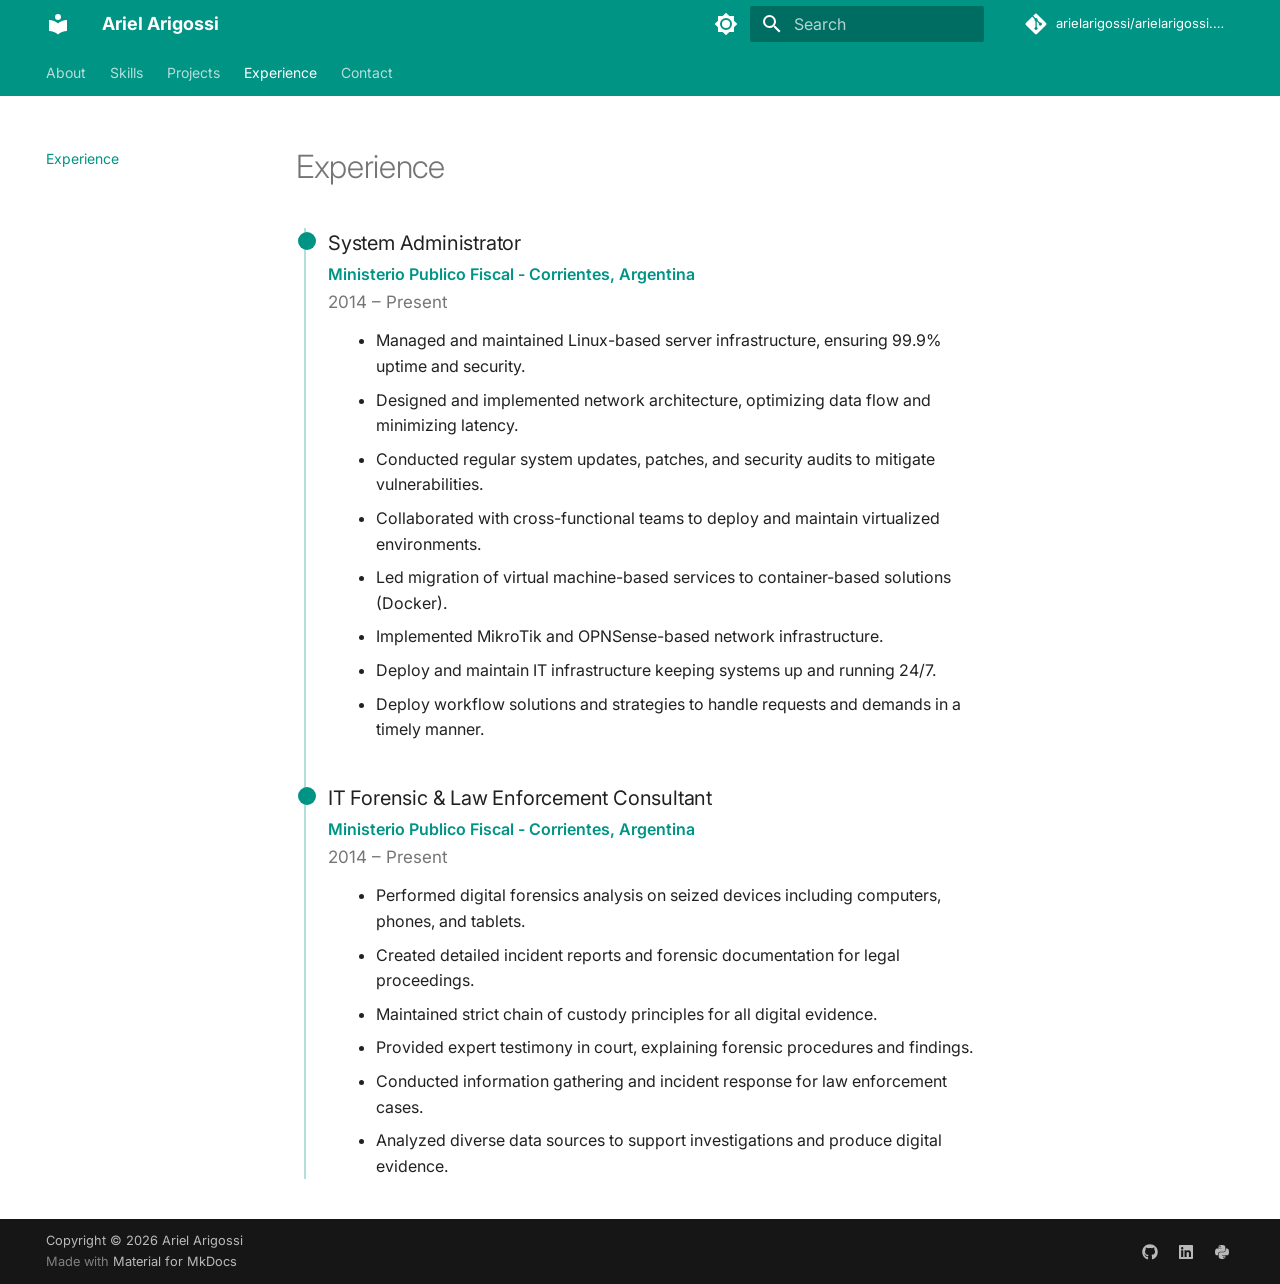
<file: experience/index.html>
<!doctype html>
<html lang="en" class="no-js">
  <head>
    
      <meta charset="utf-8">
      <meta name="viewport" content="width=device-width,initial-scale=1">
      
        <meta name="description" content="Linux System Administrator & IT Forensic Consultant">
      
      
      
        <link rel="canonical" href="https://arielarigossi.github.io/experience/">
      
      
        <link rel="prev" href="../projects/">
      
      
        <link rel="next" href="../contact/">
      
      
        
      
      
      <link rel="icon" href="../assets/images/favicon.png">
      <meta name="generator" content="mkdocs-1.6.1, mkdocs-material-9.7.7">
    
    
      
        <title>Experience - Ariel Arigossi</title>
      
    
    
      <link rel="stylesheet" href="../assets/stylesheets/main.ec1eaa64.min.css">
      
        
        <link rel="stylesheet" href="../assets/stylesheets/palette.ab4e12ef.min.css">
      
      


    
    
      
    
    
      
        
        
        <link rel="preconnect" href="https://fonts.gstatic.com" crossorigin>
        <link rel="stylesheet" href="https://fonts.googleapis.com/css?family=Inter:300,300i,400,400i,700,700i%7CJetBrains+Mono:400,400i,700,700i&display=fallback">
        <style>:root{--md-text-font:"Inter";--md-code-font:"JetBrains Mono"}</style>
      
    
    
      <link rel="stylesheet" href="../stylesheets/extra.css">
    
    <script>__md_scope=new URL("..",location),__md_hash=e=>[...e].reduce(((e,_)=>(e<<5)-e+_.charCodeAt(0)),0),__md_get=(e,_=localStorage,t=__md_scope)=>JSON.parse(_.getItem(t.pathname+"."+e)),__md_set=(e,_,t=localStorage,a=__md_scope)=>{try{t.setItem(a.pathname+"."+e,JSON.stringify(_))}catch(e){}}</script>
    
      

    
    
  </head>
  
  
    
    
      
    
    
    
    
    <body dir="ltr" data-md-color-scheme="default" data-md-color-primary="teal" data-md-color-accent="amber">
  
    
    <input class="md-toggle" data-md-toggle="drawer" type="checkbox" id="__drawer" autocomplete="off">
    <input class="md-toggle" data-md-toggle="search" type="checkbox" id="__search" autocomplete="off">
    <label class="md-overlay" for="__drawer"></label>
    <div data-md-component="skip">
      
        
        <a href="#experience" class="md-skip">
          Skip to content
        </a>
      
    </div>
    <div data-md-component="announce">
      
    </div>
    
    
      

<header class="md-header" data-md-component="header">
  <nav class="md-header__inner md-grid" aria-label="Header">
    <a href=".." title="Ariel Arigossi" class="md-header__button md-logo" aria-label="Ariel Arigossi" data-md-component="logo">
      
  
  <svg xmlns="http://www.w3.org/2000/svg" viewBox="0 0 24 24"><path d="M12 8a3 3 0 0 0 3-3 3 3 0 0 0-3-3 3 3 0 0 0-3 3 3 3 0 0 0 3 3m0 3.54C9.64 9.35 6.5 8 3 8v11c3.5 0 6.64 1.35 9 3.54 2.36-2.19 5.5-3.54 9-3.54V8c-3.5 0-6.64 1.35-9 3.54"/></svg>

    </a>
    <label class="md-header__button md-icon" for="__drawer">
      
      <svg xmlns="http://www.w3.org/2000/svg" viewBox="0 0 24 24"><path d="M3 6h18v2H3zm0 5h18v2H3zm0 5h18v2H3z"/></svg>
    </label>
    <div class="md-header__title" data-md-component="header-title">
      <div class="md-header__ellipsis">
        <div class="md-header__topic">
          <span class="md-ellipsis">
            Ariel Arigossi
          </span>
        </div>
        <div class="md-header__topic" data-md-component="header-topic">
          <span class="md-ellipsis">
            
              Experience
            
          </span>
        </div>
      </div>
    </div>
    
      
        <form class="md-header__option" data-md-component="palette">
  
    
    
    
    <input class="md-option" data-md-color-media="" data-md-color-scheme="default" data-md-color-primary="teal" data-md-color-accent="amber"  aria-label="Switch to dark mode"  type="radio" name="__palette" id="__palette_0">
    
      <label class="md-header__button md-icon" title="Switch to dark mode" for="__palette_1" hidden>
        <svg xmlns="http://www.w3.org/2000/svg" viewBox="0 0 24 24"><path d="M12 8a4 4 0 0 0-4 4 4 4 0 0 0 4 4 4 4 0 0 0 4-4 4 4 0 0 0-4-4m0 10a6 6 0 0 1-6-6 6 6 0 0 1 6-6 6 6 0 0 1 6 6 6 6 0 0 1-6 6m8-9.31V4h-4.69L12 .69 8.69 4H4v4.69L.69 12 4 15.31V20h4.69L12 23.31 15.31 20H20v-4.69L23.31 12z"/></svg>
      </label>
    
  
    
    
    
    <input class="md-option" data-md-color-media="" data-md-color-scheme="slate" data-md-color-primary="teal" data-md-color-accent="amber"  aria-label="Switch to light mode"  type="radio" name="__palette" id="__palette_1">
    
      <label class="md-header__button md-icon" title="Switch to light mode" for="__palette_0" hidden>
        <svg xmlns="http://www.w3.org/2000/svg" viewBox="0 0 24 24"><path d="M12 18c-.89 0-1.74-.2-2.5-.55C11.56 16.5 13 14.42 13 12s-1.44-4.5-3.5-5.45C10.26 6.2 11.11 6 12 6a6 6 0 0 1 6 6 6 6 0 0 1-6 6m8-9.31V4h-4.69L12 .69 8.69 4H4v4.69L.69 12 4 15.31V20h4.69L12 23.31 15.31 20H20v-4.69L23.31 12z"/></svg>
      </label>
    
  
</form>
      
    
    
      <script>var palette=__md_get("__palette");if(palette&&palette.color){if("(prefers-color-scheme)"===palette.color.media){var media=matchMedia("(prefers-color-scheme: light)"),input=document.querySelector(media.matches?"[data-md-color-media='(prefers-color-scheme: light)']":"[data-md-color-media='(prefers-color-scheme: dark)']");palette.color.media=input.getAttribute("data-md-color-media"),palette.color.scheme=input.getAttribute("data-md-color-scheme"),palette.color.primary=input.getAttribute("data-md-color-primary"),palette.color.accent=input.getAttribute("data-md-color-accent")}for(var[key,value]of Object.entries(palette.color))document.body.setAttribute("data-md-color-"+key,value)}</script>
    
    
    
      
      
        <label class="md-header__button md-icon" for="__search">
          
          <svg xmlns="http://www.w3.org/2000/svg" viewBox="0 0 24 24"><path d="M9.5 3A6.5 6.5 0 0 1 16 9.5c0 1.61-.59 3.09-1.56 4.23l.27.27h.79l5 5-1.5 1.5-5-5v-.79l-.27-.27A6.52 6.52 0 0 1 9.5 16 6.5 6.5 0 0 1 3 9.5 6.5 6.5 0 0 1 9.5 3m0 2C7 5 5 7 5 9.5S7 14 9.5 14 14 12 14 9.5 12 5 9.5 5"/></svg>
        </label>
        <div class="md-search" data-md-component="search" role="dialog">
  <label class="md-search__overlay" for="__search"></label>
  <div class="md-search__inner" role="search">
    <form class="md-search__form" name="search">
      <input type="text" class="md-search__input" name="query" aria-label="Search" placeholder="Search" autocapitalize="off" autocorrect="off" autocomplete="off" spellcheck="false" data-md-component="search-query" required>
      <label class="md-search__icon md-icon" for="__search">
        
        <svg xmlns="http://www.w3.org/2000/svg" viewBox="0 0 24 24"><path d="M9.5 3A6.5 6.5 0 0 1 16 9.5c0 1.61-.59 3.09-1.56 4.23l.27.27h.79l5 5-1.5 1.5-5-5v-.79l-.27-.27A6.52 6.52 0 0 1 9.5 16 6.5 6.5 0 0 1 3 9.5 6.5 6.5 0 0 1 9.5 3m0 2C7 5 5 7 5 9.5S7 14 9.5 14 14 12 14 9.5 12 5 9.5 5"/></svg>
        
        <svg xmlns="http://www.w3.org/2000/svg" viewBox="0 0 24 24"><path d="M20 11v2H8l5.5 5.5-1.42 1.42L4.16 12l7.92-7.92L13.5 5.5 8 11z"/></svg>
      </label>
      <nav class="md-search__options" aria-label="Search">
        
        <button type="reset" class="md-search__icon md-icon" title="Clear" aria-label="Clear" tabindex="-1">
          
          <svg xmlns="http://www.w3.org/2000/svg" viewBox="0 0 24 24"><path d="M19 6.41 17.59 5 12 10.59 6.41 5 5 6.41 10.59 12 5 17.59 6.41 19 12 13.41 17.59 19 19 17.59 13.41 12z"/></svg>
        </button>
      </nav>
      
        <div class="md-search__suggest" data-md-component="search-suggest"></div>
      
    </form>
    <div class="md-search__output">
      <div class="md-search__scrollwrap" tabindex="0" data-md-scrollfix>
        <div class="md-search-result" data-md-component="search-result">
          <div class="md-search-result__meta">
            Initializing search
          </div>
          <ol class="md-search-result__list" role="presentation"></ol>
        </div>
      </div>
    </div>
  </div>
</div>
      
    
    
      <div class="md-header__source">
        <a href="https://github.com/arielarigossi/arielarigossi.github.io" title="Go to repository" class="md-source" data-md-component="source">
  <div class="md-source__icon md-icon">
    
    <svg xmlns="http://www.w3.org/2000/svg" viewBox="0 0 448 512"><!--! Font Awesome Free 7.1.0 by @fontawesome - https://fontawesome.com License - https://fontawesome.com/license/free (Icons: CC BY 4.0, Fonts: SIL OFL 1.1, Code: MIT License) Copyright 2025 Fonticons, Inc.--><path d="M439.6 236.1 244 40.5c-5.4-5.5-12.8-8.5-20.4-8.5s-15 3-20.4 8.4L162.5 81l51.5 51.5c27.1-9.1 52.7 16.8 43.4 43.7l49.7 49.7c34.2-11.8 61.2 31 35.5 56.7-26.5 26.5-70.2-2.9-56-37.3L240.3 199v121.9c25.3 12.5 22.3 41.8 9.1 55-6.4 6.4-15.2 10.1-24.3 10.1s-17.8-3.6-24.3-10.1c-17.6-17.6-11.1-46.9 11.2-56v-123c-20.8-8.5-24.6-30.7-18.6-45L142.6 101 8.5 235.1C3 240.6 0 247.9 0 255.5s3 15 8.5 20.4l195.6 195.7c5.4 5.4 12.7 8.4 20.4 8.4s15-3 20.4-8.4l194.7-194.7c5.4-5.4 8.4-12.8 8.4-20.4s-3-15-8.4-20.4"/></svg>
  </div>
  <div class="md-source__repository">
    arielarigossi/arielarigossi.github.io
  </div>
</a>
      </div>
    
  </nav>
  
</header>
    
    <div class="md-container" data-md-component="container">
      
      
        
          
            
<nav class="md-tabs" aria-label="Tabs" data-md-component="tabs">
  <div class="md-grid">
    <ul class="md-tabs__list">
      
        
  
  
  
  
    <li class="md-tabs__item">
      <a href=".." class="md-tabs__link">
        
  
  
    
  
  About

      </a>
    </li>
  

      
        
  
  
  
  
    <li class="md-tabs__item">
      <a href="../skills/" class="md-tabs__link">
        
  
  
    
  
  Skills

      </a>
    </li>
  

      
        
  
  
  
  
    <li class="md-tabs__item">
      <a href="../projects/" class="md-tabs__link">
        
  
  
    
  
  Projects

      </a>
    </li>
  

      
        
  
  
  
    
  
  
    <li class="md-tabs__item md-tabs__item--active">
      <a href="./" class="md-tabs__link">
        
  
  
    
  
  Experience

      </a>
    </li>
  

      
        
  
  
  
  
    <li class="md-tabs__item">
      <a href="../contact/" class="md-tabs__link">
        
  
  
    
  
  Contact

      </a>
    </li>
  

      
    </ul>
  </div>
</nav>
          
        
      
      <main class="md-main" data-md-component="main">
        <div class="md-main__inner md-grid">
          
            
              
              <div class="md-sidebar md-sidebar--primary" data-md-component="sidebar" data-md-type="navigation" >
                <div class="md-sidebar__scrollwrap">
                  <div class="md-sidebar__inner">
                    


  


<nav class="md-nav md-nav--primary md-nav--lifted" aria-label="Navigation" data-md-level="0">
  <label class="md-nav__title" for="__drawer">
    <a href=".." title="Ariel Arigossi" class="md-nav__button md-logo" aria-label="Ariel Arigossi" data-md-component="logo">
      
  
  <svg xmlns="http://www.w3.org/2000/svg" viewBox="0 0 24 24"><path d="M12 8a3 3 0 0 0 3-3 3 3 0 0 0-3-3 3 3 0 0 0-3 3 3 3 0 0 0 3 3m0 3.54C9.64 9.35 6.5 8 3 8v11c3.5 0 6.64 1.35 9 3.54 2.36-2.19 5.5-3.54 9-3.54V8c-3.5 0-6.64 1.35-9 3.54"/></svg>

    </a>
    Ariel Arigossi
  </label>
  
    <div class="md-nav__source">
      <a href="https://github.com/arielarigossi/arielarigossi.github.io" title="Go to repository" class="md-source" data-md-component="source">
  <div class="md-source__icon md-icon">
    
    <svg xmlns="http://www.w3.org/2000/svg" viewBox="0 0 448 512"><!--! Font Awesome Free 7.1.0 by @fontawesome - https://fontawesome.com License - https://fontawesome.com/license/free (Icons: CC BY 4.0, Fonts: SIL OFL 1.1, Code: MIT License) Copyright 2025 Fonticons, Inc.--><path d="M439.6 236.1 244 40.5c-5.4-5.5-12.8-8.5-20.4-8.5s-15 3-20.4 8.4L162.5 81l51.5 51.5c27.1-9.1 52.7 16.8 43.4 43.7l49.7 49.7c34.2-11.8 61.2 31 35.5 56.7-26.5 26.5-70.2-2.9-56-37.3L240.3 199v121.9c25.3 12.5 22.3 41.8 9.1 55-6.4 6.4-15.2 10.1-24.3 10.1s-17.8-3.6-24.3-10.1c-17.6-17.6-11.1-46.9 11.2-56v-123c-20.8-8.5-24.6-30.7-18.6-45L142.6 101 8.5 235.1C3 240.6 0 247.9 0 255.5s3 15 8.5 20.4l195.6 195.7c5.4 5.4 12.7 8.4 20.4 8.4s15-3 20.4-8.4l194.7-194.7c5.4-5.4 8.4-12.8 8.4-20.4s-3-15-8.4-20.4"/></svg>
  </div>
  <div class="md-source__repository">
    arielarigossi/arielarigossi.github.io
  </div>
</a>
    </div>
  
  <ul class="md-nav__list" data-md-scrollfix>
    
      
      
  
  
  
  
    <li class="md-nav__item">
      <a href=".." class="md-nav__link">
        
  
  
  <span class="md-ellipsis">
    
  
    About
  

    
  </span>
  
  

      </a>
    </li>
  

    
      
      
  
  
  
  
    <li class="md-nav__item">
      <a href="../skills/" class="md-nav__link">
        
  
  
  <span class="md-ellipsis">
    
  
    Skills
  

    
  </span>
  
  

      </a>
    </li>
  

    
      
      
  
  
  
  
    <li class="md-nav__item">
      <a href="../projects/" class="md-nav__link">
        
  
  
  <span class="md-ellipsis">
    
  
    Projects
  

    
  </span>
  
  

      </a>
    </li>
  

    
      
      
  
  
    
  
  
  
    <li class="md-nav__item md-nav__item--active">
      
      <input class="md-nav__toggle md-toggle" type="checkbox" id="__toc">
      
      
        
      
      
      <a href="./" class="md-nav__link md-nav__link--active">
        
  
  
  <span class="md-ellipsis">
    
  
    Experience
  

    
  </span>
  
  

      </a>
      
    </li>
  

    
      
      
  
  
  
  
    <li class="md-nav__item">
      <a href="../contact/" class="md-nav__link">
        
  
  
  <span class="md-ellipsis">
    
  
    Contact
  

    
  </span>
  
  

      </a>
    </li>
  

    
  </ul>
</nav>
                  </div>
                </div>
              </div>
            
            
              
              <div class="md-sidebar md-sidebar--secondary" data-md-component="sidebar" data-md-type="toc" >
                <div class="md-sidebar__scrollwrap">
                  <div class="md-sidebar__inner">
                    

<nav class="md-nav md-nav--secondary" aria-label="Table of contents">
  
  
  
    
  
  
</nav>
                  </div>
                </div>
              </div>
            
          
          
            <div class="md-content" data-md-component="content">
              
              <article class="md-content__inner md-typeset">
                
                  


  
  


<h1 id="experience">Experience</h1>
<div class="timeline">

<div class="timeline-item">
  <div class="timeline-dot"></div>
  <div class="timeline-content">
    <h3>System Administrator</h3>
    <p class="timeline-org">Ministerio Publico Fiscal - Corrientes, Argentina</p>
    <p class="timeline-date">2014 &ndash; Present</p>
    <ul>
      <li>Managed and maintained Linux-based server infrastructure, ensuring 99.9% uptime and security.</li>
      <li>Designed and implemented network architecture, optimizing data flow and minimizing latency.</li>
      <li>Conducted regular system updates, patches, and security audits to mitigate vulnerabilities.</li>
      <li>Collaborated with cross-functional teams to deploy and maintain virtualized environments.</li>
      <li>Led migration of virtual machine-based services to container-based solutions (Docker).</li>
      <li>Implemented MikroTik and OPNSense-based network infrastructure.</li>
      <li>Deploy and maintain IT infrastructure keeping systems up and running 24/7.</li>
      <li>Deploy workflow solutions and strategies to handle requests and demands in a timely manner.</li>
    </ul>
  </div>
</div>

<div class="timeline-item">
  <div class="timeline-dot"></div>
  <div class="timeline-content">
    <h3>IT Forensic & Law Enforcement Consultant</h3>
    <p class="timeline-org">Ministerio Publico Fiscal - Corrientes, Argentina</p>
    <p class="timeline-date">2014 &ndash; Present</p>
    <ul>
      <li>Performed digital forensics analysis on seized devices including computers, phones, and tablets.</li>
      <li>Created detailed incident reports and forensic documentation for legal proceedings.</li>
      <li>Maintained strict chain of custody principles for all digital evidence.</li>
      <li>Provided expert testimony in court, explaining forensic procedures and findings.</li>
      <li>Conducted information gathering and incident response for law enforcement cases.</li>
      <li>Analyzed diverse data sources to support investigations and produce digital evidence.</li>
    </ul>
  </div>
</div>

</div>












                
              </article>
            </div>
          
          
  <script>var tabs=__md_get("__tabs");if(Array.isArray(tabs))e:for(var set of document.querySelectorAll(".tabbed-set")){var labels=set.querySelector(".tabbed-labels");for(var tab of tabs)for(var label of labels.getElementsByTagName("label"))if(label.innerText.trim()===tab){var input=document.getElementById(label.htmlFor);input.checked=!0;continue e}}</script>

<script>var target=document.getElementById(location.hash.slice(1));target&&target.name&&(target.checked=target.name.startsWith("__tabbed_"))</script>
        </div>
        
          <button type="button" class="md-top md-icon" data-md-component="top" hidden>
  
  <svg xmlns="http://www.w3.org/2000/svg" viewBox="0 0 24 24"><path d="M13 20h-2V8l-5.5 5.5-1.42-1.42L12 4.16l7.92 7.92-1.42 1.42L13 8z"/></svg>
  Back to top
</button>
        
      </main>
      
        <footer class="md-footer">
  
  <div class="md-footer-meta md-typeset">
    <div class="md-footer-meta__inner md-grid">
      <div class="md-copyright">
  
    <div class="md-copyright__highlight">
      Copyright &copy; 2026 Ariel Arigossi
    </div>
  
  
    Made with
    <a href="https://squidfunk.github.io/mkdocs-material/" target="_blank" rel="noopener">
      Material for MkDocs
    </a>
  
</div>
      
        
<div class="md-social">
  
    
    
    
    
      
      
    
    <a href="https://github.com/arielarigossi" target="_blank" rel="noopener" title="github.com" class="md-social__link">
      <svg xmlns="http://www.w3.org/2000/svg" viewBox="0 0 512 512"><!--! Font Awesome Free 7.1.0 by @fontawesome - https://fontawesome.com License - https://fontawesome.com/license/free (Icons: CC BY 4.0, Fonts: SIL OFL 1.1, Code: MIT License) Copyright 2025 Fonticons, Inc.--><path d="M173.9 397.4c0 2-2.3 3.6-5.2 3.6-3.3.3-5.6-1.3-5.6-3.6 0-2 2.3-3.6 5.2-3.6 3-.3 5.6 1.3 5.6 3.6m-31.1-4.5c-.7 2 1.3 4.3 4.3 4.9 2.6 1 5.6 0 6.2-2s-1.3-4.3-4.3-5.2c-2.6-.7-5.5.3-6.2 2.3m44.2-1.7c-2.9.7-4.9 2.6-4.6 4.9.3 2 2.9 3.3 5.9 2.6 2.9-.7 4.9-2.6 4.6-4.6-.3-1.9-3-3.2-5.9-2.9M252.8 8C114.1 8 8 113.3 8 252c0 110.9 69.8 205.8 169.5 239.2 12.8 2.3 17.3-5.6 17.3-12.1 0-6.2-.3-40.4-.3-61.4 0 0-70 15-84.7-29.8 0 0-11.4-29.1-27.8-36.6 0 0-22.9-15.7 1.6-15.4 0 0 24.9 2 38.6 25.8 21.9 38.6 58.6 27.5 72.9 20.9 2.3-16 8.8-27.1 16-33.7-55.9-6.2-112.3-14.3-112.3-110.5 0-27.5 7.6-41.3 23.6-58.9-2.6-6.5-11.1-33.3 2.6-67.9 20.9-6.5 69 27 69 27 20-5.6 41.5-8.5 62.8-8.5s42.8 2.9 62.8 8.5c0 0 48.1-33.6 69-27 13.7 34.7 5.2 61.4 2.6 67.9 16 17.7 25.8 31.5 25.8 58.9 0 96.5-58.9 104.2-114.8 110.5 9.2 7.9 17 22.9 17 46.4 0 33.7-.3 75.4-.3 83.6 0 6.5 4.6 14.4 17.3 12.1C436.2 457.8 504 362.9 504 252 504 113.3 391.5 8 252.8 8M105.2 352.9c-1.3 1-1 3.3.7 5.2 1.6 1.6 3.9 2.3 5.2 1 1.3-1 1-3.3-.7-5.2-1.6-1.6-3.9-2.3-5.2-1m-10.8-8.1c-.7 1.3.3 2.9 2.3 3.9 1.6 1 3.6.7 4.3-.7.7-1.3-.3-2.9-2.3-3.9-2-.6-3.6-.3-4.3.7m32.4 35.6c-1.6 1.3-1 4.3 1.3 6.2 2.3 2.3 5.2 2.6 6.5 1 1.3-1.3.7-4.3-1.3-6.2-2.2-2.3-5.2-2.6-6.5-1m-11.4-14.7c-1.6 1-1.6 3.6 0 5.9s4.3 3.3 5.6 2.3c1.6-1.3 1.6-3.9 0-6.2-1.4-2.3-4-3.3-5.6-2"/></svg>
    </a>
  
    
    
    
    
      
      
    
    <a href="https://www.linkedin.com/in/ariel-arigossi-835232182/" target="_blank" rel="noopener" title="www.linkedin.com" class="md-social__link">
      <svg xmlns="http://www.w3.org/2000/svg" viewBox="0 0 448 512"><!--! Font Awesome Free 7.1.0 by @fontawesome - https://fontawesome.com License - https://fontawesome.com/license/free (Icons: CC BY 4.0, Fonts: SIL OFL 1.1, Code: MIT License) Copyright 2025 Fonticons, Inc.--><path d="M416 32H31.9C14.3 32 0 46.5 0 64.3v383.4C0 465.5 14.3 480 31.9 480H416c17.6 0 32-14.5 32-32.3V64.3c0-17.8-14.4-32.3-32-32.3M135.4 416H69V202.2h66.5V416zM102.2 96a38.5 38.5 0 1 1 0 77 38.5 38.5 0 1 1 0-77m282.1 320h-66.4V312c0-24.8-.5-56.7-34.5-56.7-34.6 0-39.9 27-39.9 54.9V416h-66.4V202.2h63.7v29.2h.9c8.9-16.8 30.6-34.5 62.9-34.5 67.2 0 79.7 44.3 79.7 101.9z"/></svg>
    </a>
  
    
    
    
    
      
      
    
    <a href="https://pypi.org/user/arielarigossi/" target="_blank" rel="noopener" title="pypi.org" class="md-social__link">
      <svg xmlns="http://www.w3.org/2000/svg" viewBox="0 0 448 512"><!--! Font Awesome Free 7.1.0 by @fontawesome - https://fontawesome.com License - https://fontawesome.com/license/free (Icons: CC BY 4.0, Fonts: SIL OFL 1.1, Code: MIT License) Copyright 2025 Fonticons, Inc.--><path d="M439.8 200.5c-7.7-30.9-22.3-54.2-53.4-54.2h-40.1v47.4c0 36.8-31.2 67.8-66.8 67.8H172.7c-29.2 0-53.4 25-53.4 54.3v101.8c0 29 25.2 46 53.4 54.3 33.8 9.9 66.3 11.7 106.8 0 26.9-7.8 53.4-23.5 53.4-54.3v-40.7H226.2v-13.6h160.2c31.1 0 42.6-21.7 53.4-54.2 11.2-33.5 10.7-65.7 0-108.6M286.2 444.7a20.4 20.4 0 1 1 0-40.7 20.4 20.4 0 1 1 0 40.7M167.8 248.1h106.8c29.7 0 53.4-24.5 53.4-54.3V91.9c0-29-24.4-50.7-53.4-55.6-35.8-5.9-74.7-5.6-106.8.1-45.2 8-53.4 24.7-53.4 55.6v40.7h106.9v13.6h-147c-31.1 0-58.3 18.7-66.8 54.2-9.8 40.7-10.2 66.1 0 108.6 7.6 31.6 25.7 54.2 56.8 54.2H101v-48.8c0-35.3 30.5-66.4 66.8-66.4m-6.6-183.4a20.4 20.4 0 1 1 0 40.8 20.4 20.4 0 1 1 0-40.8"/></svg>
    </a>
  
</div>
      
    </div>
  </div>
</footer>
      
    </div>
    <div class="md-dialog" data-md-component="dialog">
      <div class="md-dialog__inner md-typeset"></div>
    </div>
    
    
    
      
      
      <script id="__config" type="application/json">{"annotate": null, "base": "..", "features": ["navigation.tabs", "navigation.sections", "navigation.top", "search.suggest", "search.highlight", "content.code.copy", "content.tabs.link", "toc.follow"], "search": "../assets/javascripts/workers/search.2c215733.min.js", "tags": null, "translations": {"clipboard.copied": "Copied to clipboard", "clipboard.copy": "Copy to clipboard", "search.result.more.one": "1 more on this page", "search.result.more.other": "# more on this page", "search.result.none": "No matching documents", "search.result.one": "1 matching document", "search.result.other": "# matching documents", "search.result.placeholder": "Type to start searching", "search.result.term.missing": "Missing", "select.version": "Select version"}, "version": null}</script>
    
    
      <script src="../assets/javascripts/bundle.d7400e89.min.js"></script>
      
    
  </body>
</html>
</file>
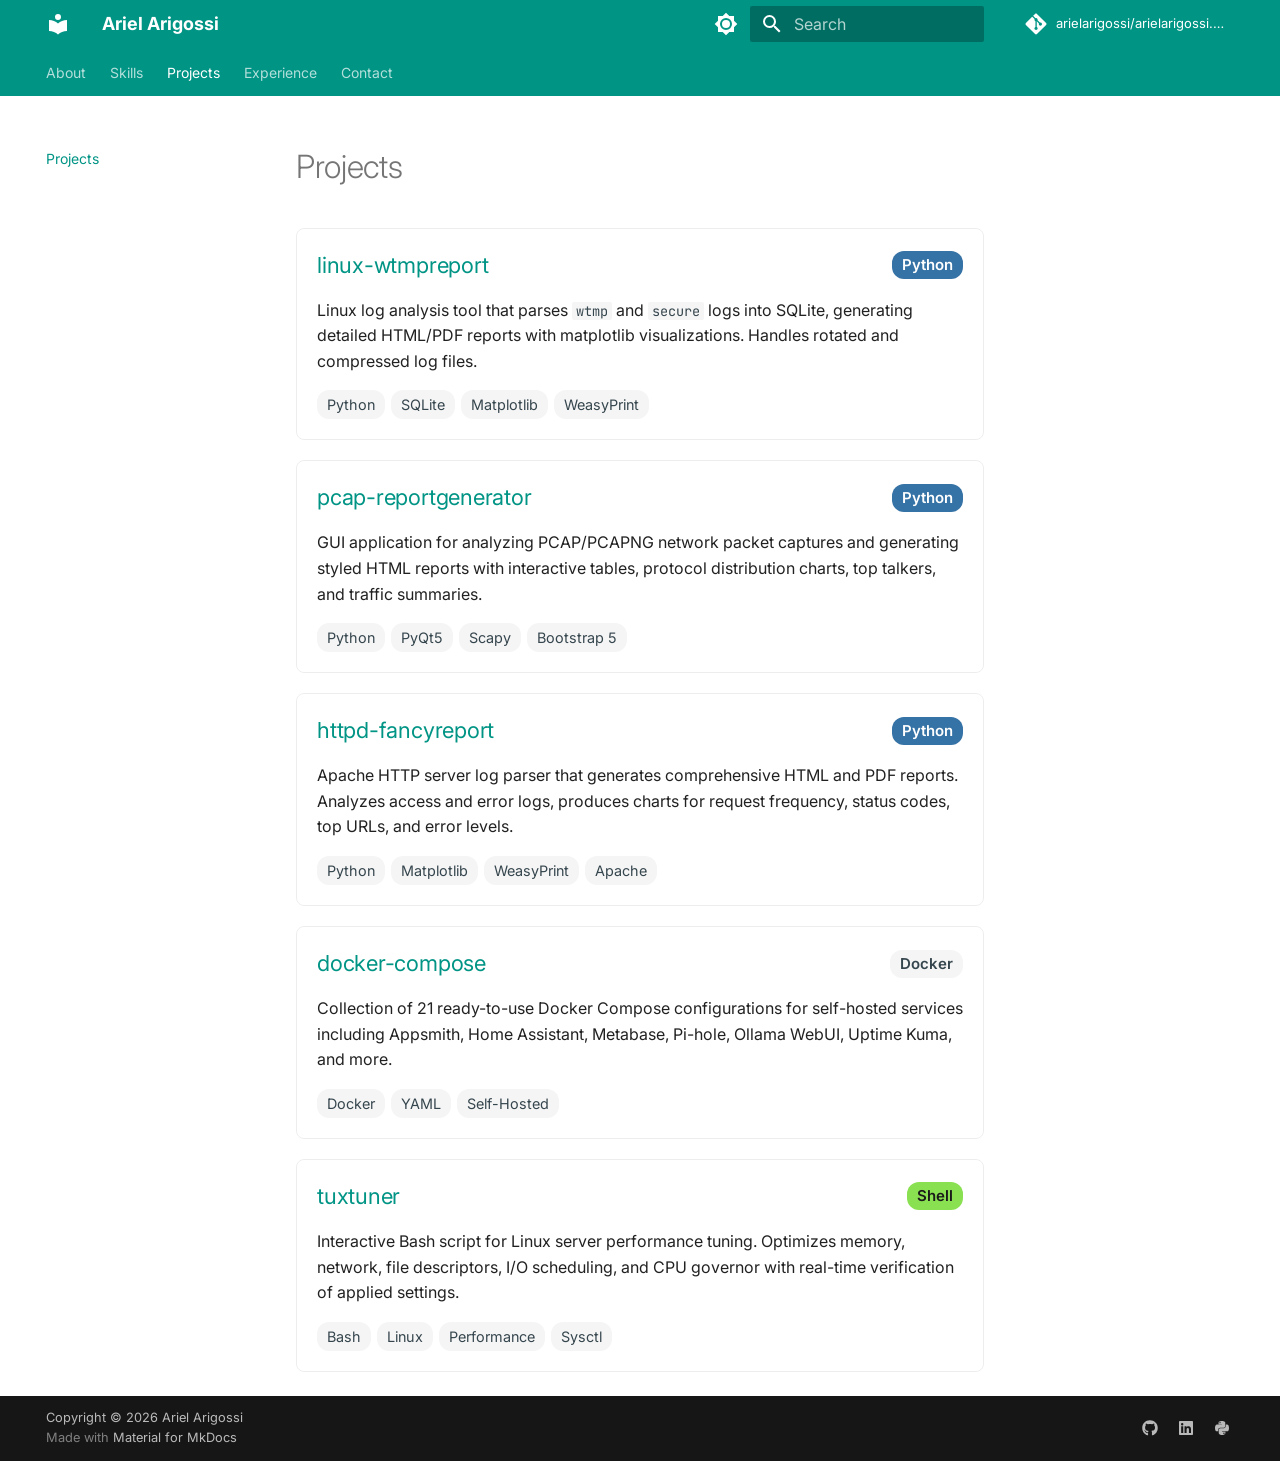
<file: projects/index.html>
<!doctype html>
<html lang="en" class="no-js">
  <head>
    
      <meta charset="utf-8">
      <meta name="viewport" content="width=device-width,initial-scale=1">
      
        <meta name="description" content="Linux System Administrator & IT Forensic Consultant">
      
      
      
        <link rel="canonical" href="https://arielarigossi.github.io/projects/">
      
      
        <link rel="prev" href="../skills/">
      
      
        <link rel="next" href="../experience/">
      
      
        
      
      
      <link rel="icon" href="../assets/images/favicon.png">
      <meta name="generator" content="mkdocs-1.6.1, mkdocs-material-9.7.7">
    
    
      
        <title>Projects - Ariel Arigossi</title>
      
    
    
      <link rel="stylesheet" href="../assets/stylesheets/main.ec1eaa64.min.css">
      
        
        <link rel="stylesheet" href="../assets/stylesheets/palette.ab4e12ef.min.css">
      
      


    
    
      
    
    
      
        
        
        <link rel="preconnect" href="https://fonts.gstatic.com" crossorigin>
        <link rel="stylesheet" href="https://fonts.googleapis.com/css?family=Inter:300,300i,400,400i,700,700i%7CJetBrains+Mono:400,400i,700,700i&display=fallback">
        <style>:root{--md-text-font:"Inter";--md-code-font:"JetBrains Mono"}</style>
      
    
    
      <link rel="stylesheet" href="../stylesheets/extra.css">
    
    <script>__md_scope=new URL("..",location),__md_hash=e=>[...e].reduce(((e,_)=>(e<<5)-e+_.charCodeAt(0)),0),__md_get=(e,_=localStorage,t=__md_scope)=>JSON.parse(_.getItem(t.pathname+"."+e)),__md_set=(e,_,t=localStorage,a=__md_scope)=>{try{t.setItem(a.pathname+"."+e,JSON.stringify(_))}catch(e){}}</script>
    
      

    
    
  </head>
  
  
    
    
      
    
    
    
    
    <body dir="ltr" data-md-color-scheme="default" data-md-color-primary="teal" data-md-color-accent="amber">
  
    
    <input class="md-toggle" data-md-toggle="drawer" type="checkbox" id="__drawer" autocomplete="off">
    <input class="md-toggle" data-md-toggle="search" type="checkbox" id="__search" autocomplete="off">
    <label class="md-overlay" for="__drawer"></label>
    <div data-md-component="skip">
      
        
        <a href="#projects" class="md-skip">
          Skip to content
        </a>
      
    </div>
    <div data-md-component="announce">
      
    </div>
    
    
      

<header class="md-header" data-md-component="header">
  <nav class="md-header__inner md-grid" aria-label="Header">
    <a href=".." title="Ariel Arigossi" class="md-header__button md-logo" aria-label="Ariel Arigossi" data-md-component="logo">
      
  
  <svg xmlns="http://www.w3.org/2000/svg" viewBox="0 0 24 24"><path d="M12 8a3 3 0 0 0 3-3 3 3 0 0 0-3-3 3 3 0 0 0-3 3 3 3 0 0 0 3 3m0 3.54C9.64 9.35 6.5 8 3 8v11c3.5 0 6.64 1.35 9 3.54 2.36-2.19 5.5-3.54 9-3.54V8c-3.5 0-6.64 1.35-9 3.54"/></svg>

    </a>
    <label class="md-header__button md-icon" for="__drawer">
      
      <svg xmlns="http://www.w3.org/2000/svg" viewBox="0 0 24 24"><path d="M3 6h18v2H3zm0 5h18v2H3zm0 5h18v2H3z"/></svg>
    </label>
    <div class="md-header__title" data-md-component="header-title">
      <div class="md-header__ellipsis">
        <div class="md-header__topic">
          <span class="md-ellipsis">
            Ariel Arigossi
          </span>
        </div>
        <div class="md-header__topic" data-md-component="header-topic">
          <span class="md-ellipsis">
            
              Projects
            
          </span>
        </div>
      </div>
    </div>
    
      
        <form class="md-header__option" data-md-component="palette">
  
    
    
    
    <input class="md-option" data-md-color-media="" data-md-color-scheme="default" data-md-color-primary="teal" data-md-color-accent="amber"  aria-label="Switch to dark mode"  type="radio" name="__palette" id="__palette_0">
    
      <label class="md-header__button md-icon" title="Switch to dark mode" for="__palette_1" hidden>
        <svg xmlns="http://www.w3.org/2000/svg" viewBox="0 0 24 24"><path d="M12 8a4 4 0 0 0-4 4 4 4 0 0 0 4 4 4 4 0 0 0 4-4 4 4 0 0 0-4-4m0 10a6 6 0 0 1-6-6 6 6 0 0 1 6-6 6 6 0 0 1 6 6 6 6 0 0 1-6 6m8-9.31V4h-4.69L12 .69 8.69 4H4v4.69L.69 12 4 15.31V20h4.69L12 23.31 15.31 20H20v-4.69L23.31 12z"/></svg>
      </label>
    
  
    
    
    
    <input class="md-option" data-md-color-media="" data-md-color-scheme="slate" data-md-color-primary="teal" data-md-color-accent="amber"  aria-label="Switch to light mode"  type="radio" name="__palette" id="__palette_1">
    
      <label class="md-header__button md-icon" title="Switch to light mode" for="__palette_0" hidden>
        <svg xmlns="http://www.w3.org/2000/svg" viewBox="0 0 24 24"><path d="M12 18c-.89 0-1.74-.2-2.5-.55C11.56 16.5 13 14.42 13 12s-1.44-4.5-3.5-5.45C10.26 6.2 11.11 6 12 6a6 6 0 0 1 6 6 6 6 0 0 1-6 6m8-9.31V4h-4.69L12 .69 8.69 4H4v4.69L.69 12 4 15.31V20h4.69L12 23.31 15.31 20H20v-4.69L23.31 12z"/></svg>
      </label>
    
  
</form>
      
    
    
      <script>var palette=__md_get("__palette");if(palette&&palette.color){if("(prefers-color-scheme)"===palette.color.media){var media=matchMedia("(prefers-color-scheme: light)"),input=document.querySelector(media.matches?"[data-md-color-media='(prefers-color-scheme: light)']":"[data-md-color-media='(prefers-color-scheme: dark)']");palette.color.media=input.getAttribute("data-md-color-media"),palette.color.scheme=input.getAttribute("data-md-color-scheme"),palette.color.primary=input.getAttribute("data-md-color-primary"),palette.color.accent=input.getAttribute("data-md-color-accent")}for(var[key,value]of Object.entries(palette.color))document.body.setAttribute("data-md-color-"+key,value)}</script>
    
    
    
      
      
        <label class="md-header__button md-icon" for="__search">
          
          <svg xmlns="http://www.w3.org/2000/svg" viewBox="0 0 24 24"><path d="M9.5 3A6.5 6.5 0 0 1 16 9.5c0 1.61-.59 3.09-1.56 4.23l.27.27h.79l5 5-1.5 1.5-5-5v-.79l-.27-.27A6.52 6.52 0 0 1 9.5 16 6.5 6.5 0 0 1 3 9.5 6.5 6.5 0 0 1 9.5 3m0 2C7 5 5 7 5 9.5S7 14 9.5 14 14 12 14 9.5 12 5 9.5 5"/></svg>
        </label>
        <div class="md-search" data-md-component="search" role="dialog">
  <label class="md-search__overlay" for="__search"></label>
  <div class="md-search__inner" role="search">
    <form class="md-search__form" name="search">
      <input type="text" class="md-search__input" name="query" aria-label="Search" placeholder="Search" autocapitalize="off" autocorrect="off" autocomplete="off" spellcheck="false" data-md-component="search-query" required>
      <label class="md-search__icon md-icon" for="__search">
        
        <svg xmlns="http://www.w3.org/2000/svg" viewBox="0 0 24 24"><path d="M9.5 3A6.5 6.5 0 0 1 16 9.5c0 1.61-.59 3.09-1.56 4.23l.27.27h.79l5 5-1.5 1.5-5-5v-.79l-.27-.27A6.52 6.52 0 0 1 9.5 16 6.5 6.5 0 0 1 3 9.5 6.5 6.5 0 0 1 9.5 3m0 2C7 5 5 7 5 9.5S7 14 9.5 14 14 12 14 9.5 12 5 9.5 5"/></svg>
        
        <svg xmlns="http://www.w3.org/2000/svg" viewBox="0 0 24 24"><path d="M20 11v2H8l5.5 5.5-1.42 1.42L4.16 12l7.92-7.92L13.5 5.5 8 11z"/></svg>
      </label>
      <nav class="md-search__options" aria-label="Search">
        
        <button type="reset" class="md-search__icon md-icon" title="Clear" aria-label="Clear" tabindex="-1">
          
          <svg xmlns="http://www.w3.org/2000/svg" viewBox="0 0 24 24"><path d="M19 6.41 17.59 5 12 10.59 6.41 5 5 6.41 10.59 12 5 17.59 6.41 19 12 13.41 17.59 19 19 17.59 13.41 12z"/></svg>
        </button>
      </nav>
      
        <div class="md-search__suggest" data-md-component="search-suggest"></div>
      
    </form>
    <div class="md-search__output">
      <div class="md-search__scrollwrap" tabindex="0" data-md-scrollfix>
        <div class="md-search-result" data-md-component="search-result">
          <div class="md-search-result__meta">
            Initializing search
          </div>
          <ol class="md-search-result__list" role="presentation"></ol>
        </div>
      </div>
    </div>
  </div>
</div>
      
    
    
      <div class="md-header__source">
        <a href="https://github.com/arielarigossi/arielarigossi.github.io" title="Go to repository" class="md-source" data-md-component="source">
  <div class="md-source__icon md-icon">
    
    <svg xmlns="http://www.w3.org/2000/svg" viewBox="0 0 448 512"><!--! Font Awesome Free 7.1.0 by @fontawesome - https://fontawesome.com License - https://fontawesome.com/license/free (Icons: CC BY 4.0, Fonts: SIL OFL 1.1, Code: MIT License) Copyright 2025 Fonticons, Inc.--><path d="M439.6 236.1 244 40.5c-5.4-5.5-12.8-8.5-20.4-8.5s-15 3-20.4 8.4L162.5 81l51.5 51.5c27.1-9.1 52.7 16.8 43.4 43.7l49.7 49.7c34.2-11.8 61.2 31 35.5 56.7-26.5 26.5-70.2-2.9-56-37.3L240.3 199v121.9c25.3 12.5 22.3 41.8 9.1 55-6.4 6.4-15.2 10.1-24.3 10.1s-17.8-3.6-24.3-10.1c-17.6-17.6-11.1-46.9 11.2-56v-123c-20.8-8.5-24.6-30.7-18.6-45L142.6 101 8.5 235.1C3 240.6 0 247.9 0 255.5s3 15 8.5 20.4l195.6 195.7c5.4 5.4 12.7 8.4 20.4 8.4s15-3 20.4-8.4l194.7-194.7c5.4-5.4 8.4-12.8 8.4-20.4s-3-15-8.4-20.4"/></svg>
  </div>
  <div class="md-source__repository">
    arielarigossi/arielarigossi.github.io
  </div>
</a>
      </div>
    
  </nav>
  
</header>
    
    <div class="md-container" data-md-component="container">
      
      
        
          
            
<nav class="md-tabs" aria-label="Tabs" data-md-component="tabs">
  <div class="md-grid">
    <ul class="md-tabs__list">
      
        
  
  
  
  
    <li class="md-tabs__item">
      <a href=".." class="md-tabs__link">
        
  
  
    
  
  About

      </a>
    </li>
  

      
        
  
  
  
  
    <li class="md-tabs__item">
      <a href="../skills/" class="md-tabs__link">
        
  
  
    
  
  Skills

      </a>
    </li>
  

      
        
  
  
  
    
  
  
    <li class="md-tabs__item md-tabs__item--active">
      <a href="./" class="md-tabs__link">
        
  
  
    
  
  Projects

      </a>
    </li>
  

      
        
  
  
  
  
    <li class="md-tabs__item">
      <a href="../experience/" class="md-tabs__link">
        
  
  
    
  
  Experience

      </a>
    </li>
  

      
        
  
  
  
  
    <li class="md-tabs__item">
      <a href="../contact/" class="md-tabs__link">
        
  
  
    
  
  Contact

      </a>
    </li>
  

      
    </ul>
  </div>
</nav>
          
        
      
      <main class="md-main" data-md-component="main">
        <div class="md-main__inner md-grid">
          
            
              
              <div class="md-sidebar md-sidebar--primary" data-md-component="sidebar" data-md-type="navigation" >
                <div class="md-sidebar__scrollwrap">
                  <div class="md-sidebar__inner">
                    


  


<nav class="md-nav md-nav--primary md-nav--lifted" aria-label="Navigation" data-md-level="0">
  <label class="md-nav__title" for="__drawer">
    <a href=".." title="Ariel Arigossi" class="md-nav__button md-logo" aria-label="Ariel Arigossi" data-md-component="logo">
      
  
  <svg xmlns="http://www.w3.org/2000/svg" viewBox="0 0 24 24"><path d="M12 8a3 3 0 0 0 3-3 3 3 0 0 0-3-3 3 3 0 0 0-3 3 3 3 0 0 0 3 3m0 3.54C9.64 9.35 6.5 8 3 8v11c3.5 0 6.64 1.35 9 3.54 2.36-2.19 5.5-3.54 9-3.54V8c-3.5 0-6.64 1.35-9 3.54"/></svg>

    </a>
    Ariel Arigossi
  </label>
  
    <div class="md-nav__source">
      <a href="https://github.com/arielarigossi/arielarigossi.github.io" title="Go to repository" class="md-source" data-md-component="source">
  <div class="md-source__icon md-icon">
    
    <svg xmlns="http://www.w3.org/2000/svg" viewBox="0 0 448 512"><!--! Font Awesome Free 7.1.0 by @fontawesome - https://fontawesome.com License - https://fontawesome.com/license/free (Icons: CC BY 4.0, Fonts: SIL OFL 1.1, Code: MIT License) Copyright 2025 Fonticons, Inc.--><path d="M439.6 236.1 244 40.5c-5.4-5.5-12.8-8.5-20.4-8.5s-15 3-20.4 8.4L162.5 81l51.5 51.5c27.1-9.1 52.7 16.8 43.4 43.7l49.7 49.7c34.2-11.8 61.2 31 35.5 56.7-26.5 26.5-70.2-2.9-56-37.3L240.3 199v121.9c25.3 12.5 22.3 41.8 9.1 55-6.4 6.4-15.2 10.1-24.3 10.1s-17.8-3.6-24.3-10.1c-17.6-17.6-11.1-46.9 11.2-56v-123c-20.8-8.5-24.6-30.7-18.6-45L142.6 101 8.5 235.1C3 240.6 0 247.9 0 255.5s3 15 8.5 20.4l195.6 195.7c5.4 5.4 12.7 8.4 20.4 8.4s15-3 20.4-8.4l194.7-194.7c5.4-5.4 8.4-12.8 8.4-20.4s-3-15-8.4-20.4"/></svg>
  </div>
  <div class="md-source__repository">
    arielarigossi/arielarigossi.github.io
  </div>
</a>
    </div>
  
  <ul class="md-nav__list" data-md-scrollfix>
    
      
      
  
  
  
  
    <li class="md-nav__item">
      <a href=".." class="md-nav__link">
        
  
  
  <span class="md-ellipsis">
    
  
    About
  

    
  </span>
  
  

      </a>
    </li>
  

    
      
      
  
  
  
  
    <li class="md-nav__item">
      <a href="../skills/" class="md-nav__link">
        
  
  
  <span class="md-ellipsis">
    
  
    Skills
  

    
  </span>
  
  

      </a>
    </li>
  

    
      
      
  
  
    
  
  
  
    <li class="md-nav__item md-nav__item--active">
      
      <input class="md-nav__toggle md-toggle" type="checkbox" id="__toc">
      
      
        
      
      
      <a href="./" class="md-nav__link md-nav__link--active">
        
  
  
  <span class="md-ellipsis">
    
  
    Projects
  

    
  </span>
  
  

      </a>
      
    </li>
  

    
      
      
  
  
  
  
    <li class="md-nav__item">
      <a href="../experience/" class="md-nav__link">
        
  
  
  <span class="md-ellipsis">
    
  
    Experience
  

    
  </span>
  
  

      </a>
    </li>
  

    
      
      
  
  
  
  
    <li class="md-nav__item">
      <a href="../contact/" class="md-nav__link">
        
  
  
  <span class="md-ellipsis">
    
  
    Contact
  

    
  </span>
  
  

      </a>
    </li>
  

    
  </ul>
</nav>
                  </div>
                </div>
              </div>
            
            
              
              <div class="md-sidebar md-sidebar--secondary" data-md-component="sidebar" data-md-type="toc" >
                <div class="md-sidebar__scrollwrap">
                  <div class="md-sidebar__inner">
                    

<nav class="md-nav md-nav--secondary" aria-label="Table of contents">
  
  
  
    
  
  
</nav>
                  </div>
                </div>
              </div>
            
          
          
            <div class="md-content" data-md-component="content">
              
              <article class="md-content__inner md-typeset">
                
                  


  
  


<h1 id="projects">Projects</h1>
<div class="project-grid">

<div class="project-card">
  <div class="project-header">
    <h3><a href="https://github.com/arielarigossi/linux-wtmpreport">linux-wtmpreport</a></h3>
    <span class="project-lang python">Python</span>
  </div>
  <p>Linux log analysis tool that parses <code>wtmp</code> and <code>secure</code> logs into SQLite, generating detailed HTML/PDF reports with matplotlib visualizations. Handles rotated and compressed log files.</p>
  <div class="project-tags">
    <span class="tag">Python</span>
    <span class="tag">SQLite</span>
    <span class="tag">Matplotlib</span>
    <span class="tag">WeasyPrint</span>
  </div>
</div>

<div class="project-card">
  <div class="project-header">
    <h3><a href="https://github.com/arielarigossi/pcap-reportgenerator">pcap-reportgenerator</a></h3>
    <span class="project-lang python">Python</span>
  </div>
  <p>GUI application for analyzing PCAP/PCAPNG network packet captures and generating styled HTML reports with interactive tables, protocol distribution charts, top talkers, and traffic summaries.</p>
  <div class="project-tags">
    <span class="tag">Python</span>
    <span class="tag">PyQt5</span>
    <span class="tag">Scapy</span>
    <span class="tag">Bootstrap 5</span>
  </div>
</div>

<div class="project-card">
  <div class="project-header">
    <h3><a href="https://github.com/arielarigossi/httpd-fancyreport">httpd-fancyreport</a></h3>
    <span class="project-lang python">Python</span>
  </div>
  <p>Apache HTTP server log parser that generates comprehensive HTML and PDF reports. Analyzes access and error logs, produces charts for request frequency, status codes, top URLs, and error levels.</p>
  <div class="project-tags">
    <span class="tag">Python</span>
    <span class="tag">Matplotlib</span>
    <span class="tag">WeasyPrint</span>
    <span class="tag">Apache</span>
  </div>
</div>

<div class="project-card">
  <div class="project-header">
    <h3><a href="https://github.com/arielarigossi/docker-compose">docker-compose</a></h3>
    <span class="project-lang">Docker</span>
  </div>
  <p>Collection of 21 ready-to-use Docker Compose configurations for self-hosted services including Appsmith, Home Assistant, Metabase, Pi-hole, Ollama WebUI, Uptime Kuma, and more.</p>
  <div class="project-tags">
    <span class="tag">Docker</span>
    <span class="tag">YAML</span>
    <span class="tag">Self-Hosted</span>
  </div>
</div>

<div class="project-card">
  <div class="project-header">
    <h3><a href="https://github.com/arielarigossi/tuxtuner">tuxtuner</a></h3>
    <span class="project-lang shell">Shell</span>
  </div>
  <p>Interactive Bash script for Linux server performance tuning. Optimizes memory, network, file descriptors, I/O scheduling, and CPU governor with real-time verification of applied settings.</p>
  <div class="project-tags">
    <span class="tag">Bash</span>
    <span class="tag">Linux</span>
    <span class="tag">Performance</span>
    <span class="tag">Sysctl</span>
  </div>
</div>

</div>












                
              </article>
            </div>
          
          
  <script>var tabs=__md_get("__tabs");if(Array.isArray(tabs))e:for(var set of document.querySelectorAll(".tabbed-set")){var labels=set.querySelector(".tabbed-labels");for(var tab of tabs)for(var label of labels.getElementsByTagName("label"))if(label.innerText.trim()===tab){var input=document.getElementById(label.htmlFor);input.checked=!0;continue e}}</script>

<script>var target=document.getElementById(location.hash.slice(1));target&&target.name&&(target.checked=target.name.startsWith("__tabbed_"))</script>
        </div>
        
          <button type="button" class="md-top md-icon" data-md-component="top" hidden>
  
  <svg xmlns="http://www.w3.org/2000/svg" viewBox="0 0 24 24"><path d="M13 20h-2V8l-5.5 5.5-1.42-1.42L12 4.16l7.92 7.92-1.42 1.42L13 8z"/></svg>
  Back to top
</button>
        
      </main>
      
        <footer class="md-footer">
  
  <div class="md-footer-meta md-typeset">
    <div class="md-footer-meta__inner md-grid">
      <div class="md-copyright">
  
    <div class="md-copyright__highlight">
      Copyright &copy; 2026 Ariel Arigossi
    </div>
  
  
    Made with
    <a href="https://squidfunk.github.io/mkdocs-material/" target="_blank" rel="noopener">
      Material for MkDocs
    </a>
  
</div>
      
        
<div class="md-social">
  
    
    
    
    
      
      
    
    <a href="https://github.com/arielarigossi" target="_blank" rel="noopener" title="github.com" class="md-social__link">
      <svg xmlns="http://www.w3.org/2000/svg" viewBox="0 0 512 512"><!--! Font Awesome Free 7.1.0 by @fontawesome - https://fontawesome.com License - https://fontawesome.com/license/free (Icons: CC BY 4.0, Fonts: SIL OFL 1.1, Code: MIT License) Copyright 2025 Fonticons, Inc.--><path d="M173.9 397.4c0 2-2.3 3.6-5.2 3.6-3.3.3-5.6-1.3-5.6-3.6 0-2 2.3-3.6 5.2-3.6 3-.3 5.6 1.3 5.6 3.6m-31.1-4.5c-.7 2 1.3 4.3 4.3 4.9 2.6 1 5.6 0 6.2-2s-1.3-4.3-4.3-5.2c-2.6-.7-5.5.3-6.2 2.3m44.2-1.7c-2.9.7-4.9 2.6-4.6 4.9.3 2 2.9 3.3 5.9 2.6 2.9-.7 4.9-2.6 4.6-4.6-.3-1.9-3-3.2-5.9-2.9M252.8 8C114.1 8 8 113.3 8 252c0 110.9 69.8 205.8 169.5 239.2 12.8 2.3 17.3-5.6 17.3-12.1 0-6.2-.3-40.4-.3-61.4 0 0-70 15-84.7-29.8 0 0-11.4-29.1-27.8-36.6 0 0-22.9-15.7 1.6-15.4 0 0 24.9 2 38.6 25.8 21.9 38.6 58.6 27.5 72.9 20.9 2.3-16 8.8-27.1 16-33.7-55.9-6.2-112.3-14.3-112.3-110.5 0-27.5 7.6-41.3 23.6-58.9-2.6-6.5-11.1-33.3 2.6-67.9 20.9-6.5 69 27 69 27 20-5.6 41.5-8.5 62.8-8.5s42.8 2.9 62.8 8.5c0 0 48.1-33.6 69-27 13.7 34.7 5.2 61.4 2.6 67.9 16 17.7 25.8 31.5 25.8 58.9 0 96.5-58.9 104.2-114.8 110.5 9.2 7.9 17 22.9 17 46.4 0 33.7-.3 75.4-.3 83.6 0 6.5 4.6 14.4 17.3 12.1C436.2 457.8 504 362.9 504 252 504 113.3 391.5 8 252.8 8M105.2 352.9c-1.3 1-1 3.3.7 5.2 1.6 1.6 3.9 2.3 5.2 1 1.3-1 1-3.3-.7-5.2-1.6-1.6-3.9-2.3-5.2-1m-10.8-8.1c-.7 1.3.3 2.9 2.3 3.9 1.6 1 3.6.7 4.3-.7.7-1.3-.3-2.9-2.3-3.9-2-.6-3.6-.3-4.3.7m32.4 35.6c-1.6 1.3-1 4.3 1.3 6.2 2.3 2.3 5.2 2.6 6.5 1 1.3-1.3.7-4.3-1.3-6.2-2.2-2.3-5.2-2.6-6.5-1m-11.4-14.7c-1.6 1-1.6 3.6 0 5.9s4.3 3.3 5.6 2.3c1.6-1.3 1.6-3.9 0-6.2-1.4-2.3-4-3.3-5.6-2"/></svg>
    </a>
  
    
    
    
    
      
      
    
    <a href="https://www.linkedin.com/in/ariel-arigossi-835232182/" target="_blank" rel="noopener" title="www.linkedin.com" class="md-social__link">
      <svg xmlns="http://www.w3.org/2000/svg" viewBox="0 0 448 512"><!--! Font Awesome Free 7.1.0 by @fontawesome - https://fontawesome.com License - https://fontawesome.com/license/free (Icons: CC BY 4.0, Fonts: SIL OFL 1.1, Code: MIT License) Copyright 2025 Fonticons, Inc.--><path d="M416 32H31.9C14.3 32 0 46.5 0 64.3v383.4C0 465.5 14.3 480 31.9 480H416c17.6 0 32-14.5 32-32.3V64.3c0-17.8-14.4-32.3-32-32.3M135.4 416H69V202.2h66.5V416zM102.2 96a38.5 38.5 0 1 1 0 77 38.5 38.5 0 1 1 0-77m282.1 320h-66.4V312c0-24.8-.5-56.7-34.5-56.7-34.6 0-39.9 27-39.9 54.9V416h-66.4V202.2h63.7v29.2h.9c8.9-16.8 30.6-34.5 62.9-34.5 67.2 0 79.7 44.3 79.7 101.9z"/></svg>
    </a>
  
    
    
    
    
      
      
    
    <a href="https://pypi.org/user/arielarigossi/" target="_blank" rel="noopener" title="pypi.org" class="md-social__link">
      <svg xmlns="http://www.w3.org/2000/svg" viewBox="0 0 448 512"><!--! Font Awesome Free 7.1.0 by @fontawesome - https://fontawesome.com License - https://fontawesome.com/license/free (Icons: CC BY 4.0, Fonts: SIL OFL 1.1, Code: MIT License) Copyright 2025 Fonticons, Inc.--><path d="M439.8 200.5c-7.7-30.9-22.3-54.2-53.4-54.2h-40.1v47.4c0 36.8-31.2 67.8-66.8 67.8H172.7c-29.2 0-53.4 25-53.4 54.3v101.8c0 29 25.2 46 53.4 54.3 33.8 9.9 66.3 11.7 106.8 0 26.9-7.8 53.4-23.5 53.4-54.3v-40.7H226.2v-13.6h160.2c31.1 0 42.6-21.7 53.4-54.2 11.2-33.5 10.7-65.7 0-108.6M286.2 444.7a20.4 20.4 0 1 1 0-40.7 20.4 20.4 0 1 1 0 40.7M167.8 248.1h106.8c29.7 0 53.4-24.5 53.4-54.3V91.9c0-29-24.4-50.7-53.4-55.6-35.8-5.9-74.7-5.6-106.8.1-45.2 8-53.4 24.7-53.4 55.6v40.7h106.9v13.6h-147c-31.1 0-58.3 18.7-66.8 54.2-9.8 40.7-10.2 66.1 0 108.6 7.6 31.6 25.7 54.2 56.8 54.2H101v-48.8c0-35.3 30.5-66.4 66.8-66.4m-6.6-183.4a20.4 20.4 0 1 1 0 40.8 20.4 20.4 0 1 1 0-40.8"/></svg>
    </a>
  
</div>
      
    </div>
  </div>
</footer>
      
    </div>
    <div class="md-dialog" data-md-component="dialog">
      <div class="md-dialog__inner md-typeset"></div>
    </div>
    
    
    
      
      
      <script id="__config" type="application/json">{"annotate": null, "base": "..", "features": ["navigation.tabs", "navigation.sections", "navigation.top", "search.suggest", "search.highlight", "content.code.copy", "content.tabs.link", "toc.follow"], "search": "../assets/javascripts/workers/search.2c215733.min.js", "tags": null, "translations": {"clipboard.copied": "Copied to clipboard", "clipboard.copy": "Copy to clipboard", "search.result.more.one": "1 more on this page", "search.result.more.other": "# more on this page", "search.result.none": "No matching documents", "search.result.one": "1 matching document", "search.result.other": "# matching documents", "search.result.placeholder": "Type to start searching", "search.result.term.missing": "Missing", "select.version": "Select version"}, "version": null}</script>
    
    
      <script src="../assets/javascripts/bundle.d7400e89.min.js"></script>
      
    
  </body>
</html>
</file>
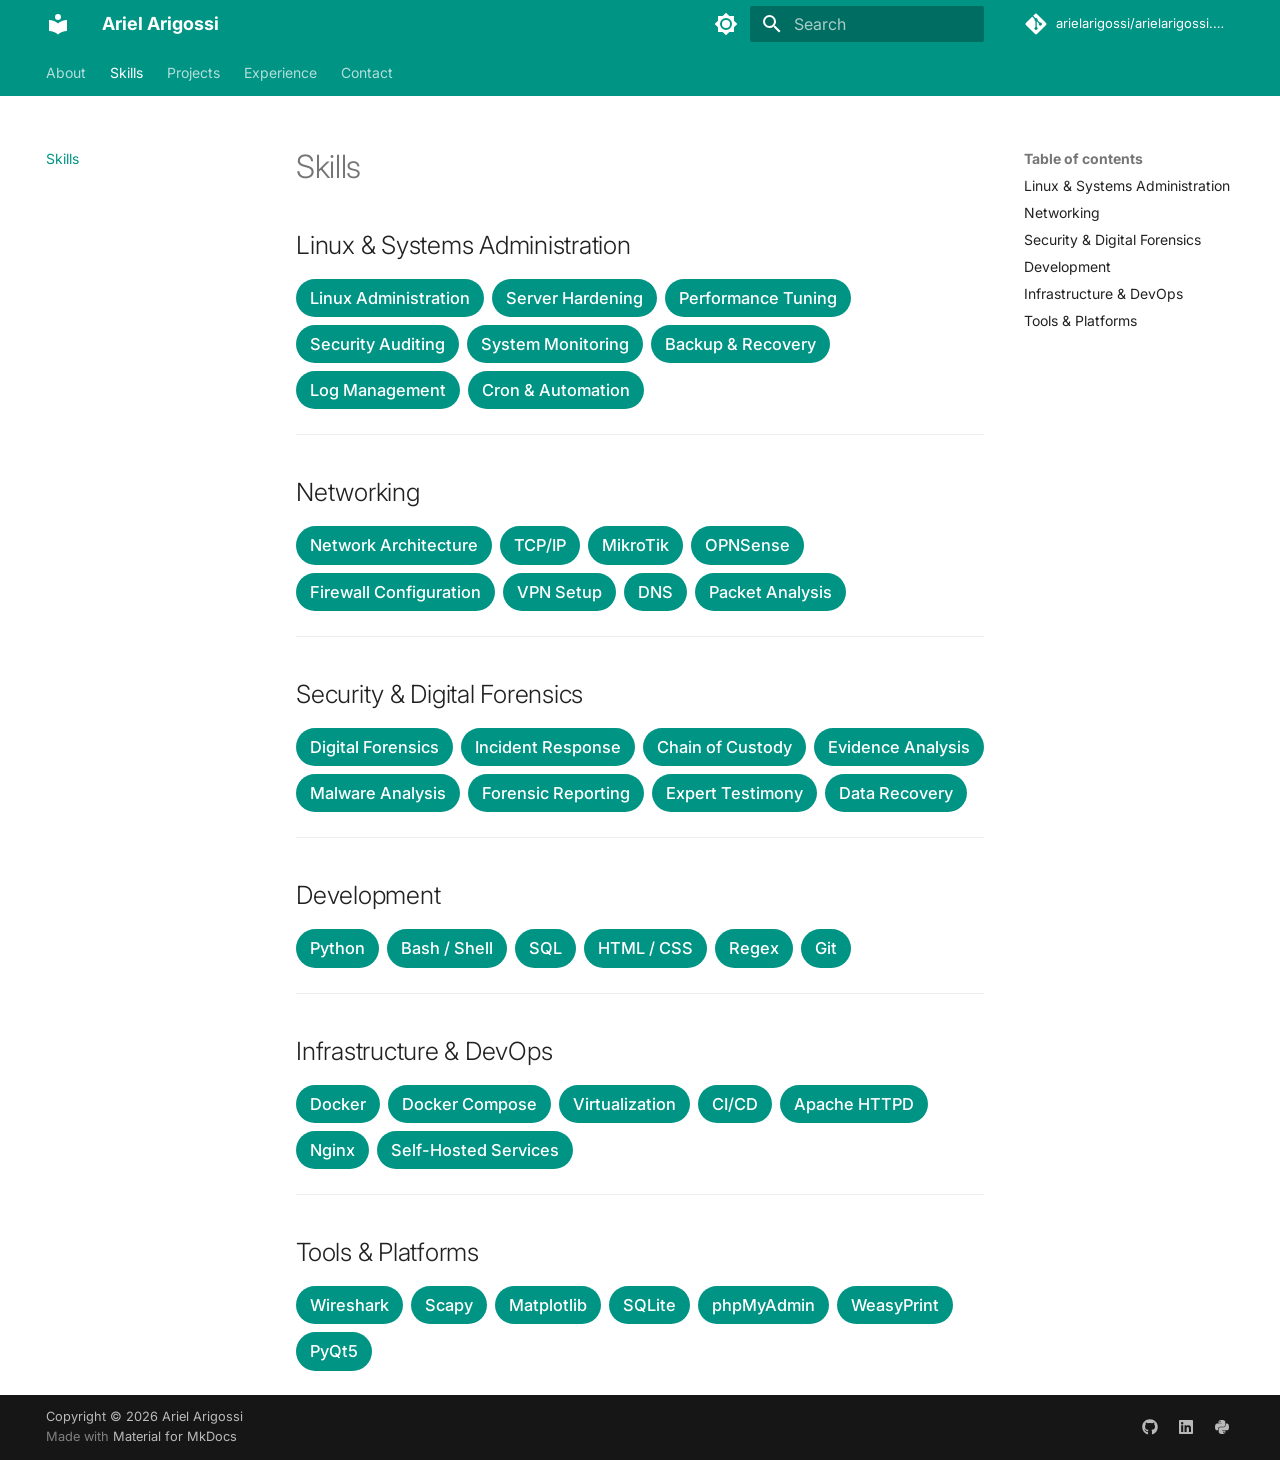
<file: skills/index.html>
<!doctype html>
<html lang="en" class="no-js">
  <head>
    
      <meta charset="utf-8">
      <meta name="viewport" content="width=device-width,initial-scale=1">
      
        <meta name="description" content="Linux System Administrator & IT Forensic Consultant">
      
      
      
        <link rel="canonical" href="https://arielarigossi.github.io/skills/">
      
      
        <link rel="prev" href="..">
      
      
        <link rel="next" href="../projects/">
      
      
        
      
      
      <link rel="icon" href="../assets/images/favicon.png">
      <meta name="generator" content="mkdocs-1.6.1, mkdocs-material-9.7.7">
    
    
      
        <title>Skills - Ariel Arigossi</title>
      
    
    
      <link rel="stylesheet" href="../assets/stylesheets/main.ec1eaa64.min.css">
      
        
        <link rel="stylesheet" href="../assets/stylesheets/palette.ab4e12ef.min.css">
      
      


    
    
      
    
    
      
        
        
        <link rel="preconnect" href="https://fonts.gstatic.com" crossorigin>
        <link rel="stylesheet" href="https://fonts.googleapis.com/css?family=Inter:300,300i,400,400i,700,700i%7CJetBrains+Mono:400,400i,700,700i&display=fallback">
        <style>:root{--md-text-font:"Inter";--md-code-font:"JetBrains Mono"}</style>
      
    
    
      <link rel="stylesheet" href="../stylesheets/extra.css">
    
    <script>__md_scope=new URL("..",location),__md_hash=e=>[...e].reduce(((e,_)=>(e<<5)-e+_.charCodeAt(0)),0),__md_get=(e,_=localStorage,t=__md_scope)=>JSON.parse(_.getItem(t.pathname+"."+e)),__md_set=(e,_,t=localStorage,a=__md_scope)=>{try{t.setItem(a.pathname+"."+e,JSON.stringify(_))}catch(e){}}</script>
    
      

    
    
  </head>
  
  
    
    
      
    
    
    
    
    <body dir="ltr" data-md-color-scheme="default" data-md-color-primary="teal" data-md-color-accent="amber">
  
    
    <input class="md-toggle" data-md-toggle="drawer" type="checkbox" id="__drawer" autocomplete="off">
    <input class="md-toggle" data-md-toggle="search" type="checkbox" id="__search" autocomplete="off">
    <label class="md-overlay" for="__drawer"></label>
    <div data-md-component="skip">
      
        
        <a href="#skills" class="md-skip">
          Skip to content
        </a>
      
    </div>
    <div data-md-component="announce">
      
    </div>
    
    
      

<header class="md-header" data-md-component="header">
  <nav class="md-header__inner md-grid" aria-label="Header">
    <a href=".." title="Ariel Arigossi" class="md-header__button md-logo" aria-label="Ariel Arigossi" data-md-component="logo">
      
  
  <svg xmlns="http://www.w3.org/2000/svg" viewBox="0 0 24 24"><path d="M12 8a3 3 0 0 0 3-3 3 3 0 0 0-3-3 3 3 0 0 0-3 3 3 3 0 0 0 3 3m0 3.54C9.64 9.35 6.5 8 3 8v11c3.5 0 6.64 1.35 9 3.54 2.36-2.19 5.5-3.54 9-3.54V8c-3.5 0-6.64 1.35-9 3.54"/></svg>

    </a>
    <label class="md-header__button md-icon" for="__drawer">
      
      <svg xmlns="http://www.w3.org/2000/svg" viewBox="0 0 24 24"><path d="M3 6h18v2H3zm0 5h18v2H3zm0 5h18v2H3z"/></svg>
    </label>
    <div class="md-header__title" data-md-component="header-title">
      <div class="md-header__ellipsis">
        <div class="md-header__topic">
          <span class="md-ellipsis">
            Ariel Arigossi
          </span>
        </div>
        <div class="md-header__topic" data-md-component="header-topic">
          <span class="md-ellipsis">
            
              Skills
            
          </span>
        </div>
      </div>
    </div>
    
      
        <form class="md-header__option" data-md-component="palette">
  
    
    
    
    <input class="md-option" data-md-color-media="" data-md-color-scheme="default" data-md-color-primary="teal" data-md-color-accent="amber"  aria-label="Switch to dark mode"  type="radio" name="__palette" id="__palette_0">
    
      <label class="md-header__button md-icon" title="Switch to dark mode" for="__palette_1" hidden>
        <svg xmlns="http://www.w3.org/2000/svg" viewBox="0 0 24 24"><path d="M12 8a4 4 0 0 0-4 4 4 4 0 0 0 4 4 4 4 0 0 0 4-4 4 4 0 0 0-4-4m0 10a6 6 0 0 1-6-6 6 6 0 0 1 6-6 6 6 0 0 1 6 6 6 6 0 0 1-6 6m8-9.31V4h-4.69L12 .69 8.69 4H4v4.69L.69 12 4 15.31V20h4.69L12 23.31 15.31 20H20v-4.69L23.31 12z"/></svg>
      </label>
    
  
    
    
    
    <input class="md-option" data-md-color-media="" data-md-color-scheme="slate" data-md-color-primary="teal" data-md-color-accent="amber"  aria-label="Switch to light mode"  type="radio" name="__palette" id="__palette_1">
    
      <label class="md-header__button md-icon" title="Switch to light mode" for="__palette_0" hidden>
        <svg xmlns="http://www.w3.org/2000/svg" viewBox="0 0 24 24"><path d="M12 18c-.89 0-1.74-.2-2.5-.55C11.56 16.5 13 14.42 13 12s-1.44-4.5-3.5-5.45C10.26 6.2 11.11 6 12 6a6 6 0 0 1 6 6 6 6 0 0 1-6 6m8-9.31V4h-4.69L12 .69 8.69 4H4v4.69L.69 12 4 15.31V20h4.69L12 23.31 15.31 20H20v-4.69L23.31 12z"/></svg>
      </label>
    
  
</form>
      
    
    
      <script>var palette=__md_get("__palette");if(palette&&palette.color){if("(prefers-color-scheme)"===palette.color.media){var media=matchMedia("(prefers-color-scheme: light)"),input=document.querySelector(media.matches?"[data-md-color-media='(prefers-color-scheme: light)']":"[data-md-color-media='(prefers-color-scheme: dark)']");palette.color.media=input.getAttribute("data-md-color-media"),palette.color.scheme=input.getAttribute("data-md-color-scheme"),palette.color.primary=input.getAttribute("data-md-color-primary"),palette.color.accent=input.getAttribute("data-md-color-accent")}for(var[key,value]of Object.entries(palette.color))document.body.setAttribute("data-md-color-"+key,value)}</script>
    
    
    
      
      
        <label class="md-header__button md-icon" for="__search">
          
          <svg xmlns="http://www.w3.org/2000/svg" viewBox="0 0 24 24"><path d="M9.5 3A6.5 6.5 0 0 1 16 9.5c0 1.61-.59 3.09-1.56 4.23l.27.27h.79l5 5-1.5 1.5-5-5v-.79l-.27-.27A6.52 6.52 0 0 1 9.5 16 6.5 6.5 0 0 1 3 9.5 6.5 6.5 0 0 1 9.5 3m0 2C7 5 5 7 5 9.5S7 14 9.5 14 14 12 14 9.5 12 5 9.5 5"/></svg>
        </label>
        <div class="md-search" data-md-component="search" role="dialog">
  <label class="md-search__overlay" for="__search"></label>
  <div class="md-search__inner" role="search">
    <form class="md-search__form" name="search">
      <input type="text" class="md-search__input" name="query" aria-label="Search" placeholder="Search" autocapitalize="off" autocorrect="off" autocomplete="off" spellcheck="false" data-md-component="search-query" required>
      <label class="md-search__icon md-icon" for="__search">
        
        <svg xmlns="http://www.w3.org/2000/svg" viewBox="0 0 24 24"><path d="M9.5 3A6.5 6.5 0 0 1 16 9.5c0 1.61-.59 3.09-1.56 4.23l.27.27h.79l5 5-1.5 1.5-5-5v-.79l-.27-.27A6.52 6.52 0 0 1 9.5 16 6.5 6.5 0 0 1 3 9.5 6.5 6.5 0 0 1 9.5 3m0 2C7 5 5 7 5 9.5S7 14 9.5 14 14 12 14 9.5 12 5 9.5 5"/></svg>
        
        <svg xmlns="http://www.w3.org/2000/svg" viewBox="0 0 24 24"><path d="M20 11v2H8l5.5 5.5-1.42 1.42L4.16 12l7.92-7.92L13.5 5.5 8 11z"/></svg>
      </label>
      <nav class="md-search__options" aria-label="Search">
        
        <button type="reset" class="md-search__icon md-icon" title="Clear" aria-label="Clear" tabindex="-1">
          
          <svg xmlns="http://www.w3.org/2000/svg" viewBox="0 0 24 24"><path d="M19 6.41 17.59 5 12 10.59 6.41 5 5 6.41 10.59 12 5 17.59 6.41 19 12 13.41 17.59 19 19 17.59 13.41 12z"/></svg>
        </button>
      </nav>
      
        <div class="md-search__suggest" data-md-component="search-suggest"></div>
      
    </form>
    <div class="md-search__output">
      <div class="md-search__scrollwrap" tabindex="0" data-md-scrollfix>
        <div class="md-search-result" data-md-component="search-result">
          <div class="md-search-result__meta">
            Initializing search
          </div>
          <ol class="md-search-result__list" role="presentation"></ol>
        </div>
      </div>
    </div>
  </div>
</div>
      
    
    
      <div class="md-header__source">
        <a href="https://github.com/arielarigossi/arielarigossi.github.io" title="Go to repository" class="md-source" data-md-component="source">
  <div class="md-source__icon md-icon">
    
    <svg xmlns="http://www.w3.org/2000/svg" viewBox="0 0 448 512"><!--! Font Awesome Free 7.1.0 by @fontawesome - https://fontawesome.com License - https://fontawesome.com/license/free (Icons: CC BY 4.0, Fonts: SIL OFL 1.1, Code: MIT License) Copyright 2025 Fonticons, Inc.--><path d="M439.6 236.1 244 40.5c-5.4-5.5-12.8-8.5-20.4-8.5s-15 3-20.4 8.4L162.5 81l51.5 51.5c27.1-9.1 52.7 16.8 43.4 43.7l49.7 49.7c34.2-11.8 61.2 31 35.5 56.7-26.5 26.5-70.2-2.9-56-37.3L240.3 199v121.9c25.3 12.5 22.3 41.8 9.1 55-6.4 6.4-15.2 10.1-24.3 10.1s-17.8-3.6-24.3-10.1c-17.6-17.6-11.1-46.9 11.2-56v-123c-20.8-8.5-24.6-30.7-18.6-45L142.6 101 8.5 235.1C3 240.6 0 247.9 0 255.5s3 15 8.5 20.4l195.6 195.7c5.4 5.4 12.7 8.4 20.4 8.4s15-3 20.4-8.4l194.7-194.7c5.4-5.4 8.4-12.8 8.4-20.4s-3-15-8.4-20.4"/></svg>
  </div>
  <div class="md-source__repository">
    arielarigossi/arielarigossi.github.io
  </div>
</a>
      </div>
    
  </nav>
  
</header>
    
    <div class="md-container" data-md-component="container">
      
      
        
          
            
<nav class="md-tabs" aria-label="Tabs" data-md-component="tabs">
  <div class="md-grid">
    <ul class="md-tabs__list">
      
        
  
  
  
  
    <li class="md-tabs__item">
      <a href=".." class="md-tabs__link">
        
  
  
    
  
  About

      </a>
    </li>
  

      
        
  
  
  
    
  
  
    <li class="md-tabs__item md-tabs__item--active">
      <a href="./" class="md-tabs__link">
        
  
  
    
  
  Skills

      </a>
    </li>
  

      
        
  
  
  
  
    <li class="md-tabs__item">
      <a href="../projects/" class="md-tabs__link">
        
  
  
    
  
  Projects

      </a>
    </li>
  

      
        
  
  
  
  
    <li class="md-tabs__item">
      <a href="../experience/" class="md-tabs__link">
        
  
  
    
  
  Experience

      </a>
    </li>
  

      
        
  
  
  
  
    <li class="md-tabs__item">
      <a href="../contact/" class="md-tabs__link">
        
  
  
    
  
  Contact

      </a>
    </li>
  

      
    </ul>
  </div>
</nav>
          
        
      
      <main class="md-main" data-md-component="main">
        <div class="md-main__inner md-grid">
          
            
              
              <div class="md-sidebar md-sidebar--primary" data-md-component="sidebar" data-md-type="navigation" >
                <div class="md-sidebar__scrollwrap">
                  <div class="md-sidebar__inner">
                    


  


<nav class="md-nav md-nav--primary md-nav--lifted" aria-label="Navigation" data-md-level="0">
  <label class="md-nav__title" for="__drawer">
    <a href=".." title="Ariel Arigossi" class="md-nav__button md-logo" aria-label="Ariel Arigossi" data-md-component="logo">
      
  
  <svg xmlns="http://www.w3.org/2000/svg" viewBox="0 0 24 24"><path d="M12 8a3 3 0 0 0 3-3 3 3 0 0 0-3-3 3 3 0 0 0-3 3 3 3 0 0 0 3 3m0 3.54C9.64 9.35 6.5 8 3 8v11c3.5 0 6.64 1.35 9 3.54 2.36-2.19 5.5-3.54 9-3.54V8c-3.5 0-6.64 1.35-9 3.54"/></svg>

    </a>
    Ariel Arigossi
  </label>
  
    <div class="md-nav__source">
      <a href="https://github.com/arielarigossi/arielarigossi.github.io" title="Go to repository" class="md-source" data-md-component="source">
  <div class="md-source__icon md-icon">
    
    <svg xmlns="http://www.w3.org/2000/svg" viewBox="0 0 448 512"><!--! Font Awesome Free 7.1.0 by @fontawesome - https://fontawesome.com License - https://fontawesome.com/license/free (Icons: CC BY 4.0, Fonts: SIL OFL 1.1, Code: MIT License) Copyright 2025 Fonticons, Inc.--><path d="M439.6 236.1 244 40.5c-5.4-5.5-12.8-8.5-20.4-8.5s-15 3-20.4 8.4L162.5 81l51.5 51.5c27.1-9.1 52.7 16.8 43.4 43.7l49.7 49.7c34.2-11.8 61.2 31 35.5 56.7-26.5 26.5-70.2-2.9-56-37.3L240.3 199v121.9c25.3 12.5 22.3 41.8 9.1 55-6.4 6.4-15.2 10.1-24.3 10.1s-17.8-3.6-24.3-10.1c-17.6-17.6-11.1-46.9 11.2-56v-123c-20.8-8.5-24.6-30.7-18.6-45L142.6 101 8.5 235.1C3 240.6 0 247.9 0 255.5s3 15 8.5 20.4l195.6 195.7c5.4 5.4 12.7 8.4 20.4 8.4s15-3 20.4-8.4l194.7-194.7c5.4-5.4 8.4-12.8 8.4-20.4s-3-15-8.4-20.4"/></svg>
  </div>
  <div class="md-source__repository">
    arielarigossi/arielarigossi.github.io
  </div>
</a>
    </div>
  
  <ul class="md-nav__list" data-md-scrollfix>
    
      
      
  
  
  
  
    <li class="md-nav__item">
      <a href=".." class="md-nav__link">
        
  
  
  <span class="md-ellipsis">
    
  
    About
  

    
  </span>
  
  

      </a>
    </li>
  

    
      
      
  
  
    
  
  
  
    <li class="md-nav__item md-nav__item--active">
      
      <input class="md-nav__toggle md-toggle" type="checkbox" id="__toc">
      
      
        
      
      
        <label class="md-nav__link md-nav__link--active" for="__toc">
          
  
  
  <span class="md-ellipsis">
    
  
    Skills
  

    
  </span>
  
  

          <span class="md-nav__icon md-icon"></span>
        </label>
      
      <a href="./" class="md-nav__link md-nav__link--active">
        
  
  
  <span class="md-ellipsis">
    
  
    Skills
  

    
  </span>
  
  

      </a>
      
        

<nav class="md-nav md-nav--secondary" aria-label="Table of contents">
  
  
  
    
  
  
    <label class="md-nav__title" for="__toc">
      <span class="md-nav__icon md-icon"></span>
      Table of contents
    </label>
    <ul class="md-nav__list" data-md-component="toc" data-md-scrollfix>
      
        <li class="md-nav__item">
  <a href="#linux-systems-administration" class="md-nav__link">
    <span class="md-ellipsis">
      
        Linux &amp; Systems Administration
      
    </span>
  </a>
  
</li>
      
        <li class="md-nav__item">
  <a href="#networking" class="md-nav__link">
    <span class="md-ellipsis">
      
        Networking
      
    </span>
  </a>
  
</li>
      
        <li class="md-nav__item">
  <a href="#security-digital-forensics" class="md-nav__link">
    <span class="md-ellipsis">
      
        Security &amp; Digital Forensics
      
    </span>
  </a>
  
</li>
      
        <li class="md-nav__item">
  <a href="#development" class="md-nav__link">
    <span class="md-ellipsis">
      
        Development
      
    </span>
  </a>
  
</li>
      
        <li class="md-nav__item">
  <a href="#infrastructure-devops" class="md-nav__link">
    <span class="md-ellipsis">
      
        Infrastructure &amp; DevOps
      
    </span>
  </a>
  
</li>
      
        <li class="md-nav__item">
  <a href="#tools-platforms" class="md-nav__link">
    <span class="md-ellipsis">
      
        Tools &amp; Platforms
      
    </span>
  </a>
  
</li>
      
    </ul>
  
</nav>
      
    </li>
  

    
      
      
  
  
  
  
    <li class="md-nav__item">
      <a href="../projects/" class="md-nav__link">
        
  
  
  <span class="md-ellipsis">
    
  
    Projects
  

    
  </span>
  
  

      </a>
    </li>
  

    
      
      
  
  
  
  
    <li class="md-nav__item">
      <a href="../experience/" class="md-nav__link">
        
  
  
  <span class="md-ellipsis">
    
  
    Experience
  

    
  </span>
  
  

      </a>
    </li>
  

    
      
      
  
  
  
  
    <li class="md-nav__item">
      <a href="../contact/" class="md-nav__link">
        
  
  
  <span class="md-ellipsis">
    
  
    Contact
  

    
  </span>
  
  

      </a>
    </li>
  

    
  </ul>
</nav>
                  </div>
                </div>
              </div>
            
            
              
              <div class="md-sidebar md-sidebar--secondary" data-md-component="sidebar" data-md-type="toc" >
                <div class="md-sidebar__scrollwrap">
                  <div class="md-sidebar__inner">
                    

<nav class="md-nav md-nav--secondary" aria-label="Table of contents">
  
  
  
    
  
  
    <label class="md-nav__title" for="__toc">
      <span class="md-nav__icon md-icon"></span>
      Table of contents
    </label>
    <ul class="md-nav__list" data-md-component="toc" data-md-scrollfix>
      
        <li class="md-nav__item">
  <a href="#linux-systems-administration" class="md-nav__link">
    <span class="md-ellipsis">
      
        Linux &amp; Systems Administration
      
    </span>
  </a>
  
</li>
      
        <li class="md-nav__item">
  <a href="#networking" class="md-nav__link">
    <span class="md-ellipsis">
      
        Networking
      
    </span>
  </a>
  
</li>
      
        <li class="md-nav__item">
  <a href="#security-digital-forensics" class="md-nav__link">
    <span class="md-ellipsis">
      
        Security &amp; Digital Forensics
      
    </span>
  </a>
  
</li>
      
        <li class="md-nav__item">
  <a href="#development" class="md-nav__link">
    <span class="md-ellipsis">
      
        Development
      
    </span>
  </a>
  
</li>
      
        <li class="md-nav__item">
  <a href="#infrastructure-devops" class="md-nav__link">
    <span class="md-ellipsis">
      
        Infrastructure &amp; DevOps
      
    </span>
  </a>
  
</li>
      
        <li class="md-nav__item">
  <a href="#tools-platforms" class="md-nav__link">
    <span class="md-ellipsis">
      
        Tools &amp; Platforms
      
    </span>
  </a>
  
</li>
      
    </ul>
  
</nav>
                  </div>
                </div>
              </div>
            
          
          
            <div class="md-content" data-md-component="content">
              
              <article class="md-content__inner md-typeset">
                
                  


  
  


<h1 id="skills">Skills</h1>
<h2 id="linux-systems-administration">Linux &amp; Systems Administration</h2>
<div class="skill-grid">
<div class="skill-badge">Linux Administration</div>
<div class="skill-badge">Server Hardening</div>
<div class="skill-badge">Performance Tuning</div>
<div class="skill-badge">Security Auditing</div>
<div class="skill-badge">System Monitoring</div>
<div class="skill-badge">Backup & Recovery</div>
<div class="skill-badge">Log Management</div>
<div class="skill-badge">Cron & Automation</div>
</div>

<hr />
<h2 id="networking">Networking</h2>
<div class="skill-grid">
<div class="skill-badge">Network Architecture</div>
<div class="skill-badge">TCP/IP</div>
<div class="skill-badge">MikroTik</div>
<div class="skill-badge">OPNSense</div>
<div class="skill-badge">Firewall Configuration</div>
<div class="skill-badge">VPN Setup</div>
<div class="skill-badge">DNS</div>
<div class="skill-badge">Packet Analysis</div>
</div>

<hr />
<h2 id="security-digital-forensics">Security &amp; Digital Forensics</h2>
<div class="skill-grid">
<div class="skill-badge">Digital Forensics</div>
<div class="skill-badge">Incident Response</div>
<div class="skill-badge">Chain of Custody</div>
<div class="skill-badge">Evidence Analysis</div>
<div class="skill-badge">Malware Analysis</div>
<div class="skill-badge">Forensic Reporting</div>
<div class="skill-badge">Expert Testimony</div>
<div class="skill-badge">Data Recovery</div>
</div>

<hr />
<h2 id="development">Development</h2>
<div class="skill-grid">
<div class="skill-badge">Python</div>
<div class="skill-badge">Bash / Shell</div>
<div class="skill-badge">SQL</div>
<div class="skill-badge">HTML / CSS</div>
<div class="skill-badge">Regex</div>
<div class="skill-badge">Git</div>
</div>

<hr />
<h2 id="infrastructure-devops">Infrastructure &amp; DevOps</h2>
<div class="skill-grid">
<div class="skill-badge">Docker</div>
<div class="skill-badge">Docker Compose</div>
<div class="skill-badge">Virtualization</div>
<div class="skill-badge">CI/CD</div>
<div class="skill-badge">Apache HTTPD</div>
<div class="skill-badge">Nginx</div>
<div class="skill-badge">Self-Hosted Services</div>
</div>

<hr />
<h2 id="tools-platforms">Tools &amp; Platforms</h2>
<div class="skill-grid">
<div class="skill-badge">Wireshark</div>
<div class="skill-badge">Scapy</div>
<div class="skill-badge">Matplotlib</div>
<div class="skill-badge">SQLite</div>
<div class="skill-badge">phpMyAdmin</div>
<div class="skill-badge">WeasyPrint</div>
<div class="skill-badge">PyQt5</div>
</div>












                
              </article>
            </div>
          
          
  <script>var tabs=__md_get("__tabs");if(Array.isArray(tabs))e:for(var set of document.querySelectorAll(".tabbed-set")){var labels=set.querySelector(".tabbed-labels");for(var tab of tabs)for(var label of labels.getElementsByTagName("label"))if(label.innerText.trim()===tab){var input=document.getElementById(label.htmlFor);input.checked=!0;continue e}}</script>

<script>var target=document.getElementById(location.hash.slice(1));target&&target.name&&(target.checked=target.name.startsWith("__tabbed_"))</script>
        </div>
        
          <button type="button" class="md-top md-icon" data-md-component="top" hidden>
  
  <svg xmlns="http://www.w3.org/2000/svg" viewBox="0 0 24 24"><path d="M13 20h-2V8l-5.5 5.5-1.42-1.42L12 4.16l7.92 7.92-1.42 1.42L13 8z"/></svg>
  Back to top
</button>
        
      </main>
      
        <footer class="md-footer">
  
  <div class="md-footer-meta md-typeset">
    <div class="md-footer-meta__inner md-grid">
      <div class="md-copyright">
  
    <div class="md-copyright__highlight">
      Copyright &copy; 2026 Ariel Arigossi
    </div>
  
  
    Made with
    <a href="https://squidfunk.github.io/mkdocs-material/" target="_blank" rel="noopener">
      Material for MkDocs
    </a>
  
</div>
      
        
<div class="md-social">
  
    
    
    
    
      
      
    
    <a href="https://github.com/arielarigossi" target="_blank" rel="noopener" title="github.com" class="md-social__link">
      <svg xmlns="http://www.w3.org/2000/svg" viewBox="0 0 512 512"><!--! Font Awesome Free 7.1.0 by @fontawesome - https://fontawesome.com License - https://fontawesome.com/license/free (Icons: CC BY 4.0, Fonts: SIL OFL 1.1, Code: MIT License) Copyright 2025 Fonticons, Inc.--><path d="M173.9 397.4c0 2-2.3 3.6-5.2 3.6-3.3.3-5.6-1.3-5.6-3.6 0-2 2.3-3.6 5.2-3.6 3-.3 5.6 1.3 5.6 3.6m-31.1-4.5c-.7 2 1.3 4.3 4.3 4.9 2.6 1 5.6 0 6.2-2s-1.3-4.3-4.3-5.2c-2.6-.7-5.5.3-6.2 2.3m44.2-1.7c-2.9.7-4.9 2.6-4.6 4.9.3 2 2.9 3.3 5.9 2.6 2.9-.7 4.9-2.6 4.6-4.6-.3-1.9-3-3.2-5.9-2.9M252.8 8C114.1 8 8 113.3 8 252c0 110.9 69.8 205.8 169.5 239.2 12.8 2.3 17.3-5.6 17.3-12.1 0-6.2-.3-40.4-.3-61.4 0 0-70 15-84.7-29.8 0 0-11.4-29.1-27.8-36.6 0 0-22.9-15.7 1.6-15.4 0 0 24.9 2 38.6 25.8 21.9 38.6 58.6 27.5 72.9 20.9 2.3-16 8.8-27.1 16-33.7-55.9-6.2-112.3-14.3-112.3-110.5 0-27.5 7.6-41.3 23.6-58.9-2.6-6.5-11.1-33.3 2.6-67.9 20.9-6.5 69 27 69 27 20-5.6 41.5-8.5 62.8-8.5s42.8 2.9 62.8 8.5c0 0 48.1-33.6 69-27 13.7 34.7 5.2 61.4 2.6 67.9 16 17.7 25.8 31.5 25.8 58.9 0 96.5-58.9 104.2-114.8 110.5 9.2 7.9 17 22.9 17 46.4 0 33.7-.3 75.4-.3 83.6 0 6.5 4.6 14.4 17.3 12.1C436.2 457.8 504 362.9 504 252 504 113.3 391.5 8 252.8 8M105.2 352.9c-1.3 1-1 3.3.7 5.2 1.6 1.6 3.9 2.3 5.2 1 1.3-1 1-3.3-.7-5.2-1.6-1.6-3.9-2.3-5.2-1m-10.8-8.1c-.7 1.3.3 2.9 2.3 3.9 1.6 1 3.6.7 4.3-.7.7-1.3-.3-2.9-2.3-3.9-2-.6-3.6-.3-4.3.7m32.4 35.6c-1.6 1.3-1 4.3 1.3 6.2 2.3 2.3 5.2 2.6 6.5 1 1.3-1.3.7-4.3-1.3-6.2-2.2-2.3-5.2-2.6-6.5-1m-11.4-14.7c-1.6 1-1.6 3.6 0 5.9s4.3 3.3 5.6 2.3c1.6-1.3 1.6-3.9 0-6.2-1.4-2.3-4-3.3-5.6-2"/></svg>
    </a>
  
    
    
    
    
      
      
    
    <a href="https://www.linkedin.com/in/ariel-arigossi-835232182/" target="_blank" rel="noopener" title="www.linkedin.com" class="md-social__link">
      <svg xmlns="http://www.w3.org/2000/svg" viewBox="0 0 448 512"><!--! Font Awesome Free 7.1.0 by @fontawesome - https://fontawesome.com License - https://fontawesome.com/license/free (Icons: CC BY 4.0, Fonts: SIL OFL 1.1, Code: MIT License) Copyright 2025 Fonticons, Inc.--><path d="M416 32H31.9C14.3 32 0 46.5 0 64.3v383.4C0 465.5 14.3 480 31.9 480H416c17.6 0 32-14.5 32-32.3V64.3c0-17.8-14.4-32.3-32-32.3M135.4 416H69V202.2h66.5V416zM102.2 96a38.5 38.5 0 1 1 0 77 38.5 38.5 0 1 1 0-77m282.1 320h-66.4V312c0-24.8-.5-56.7-34.5-56.7-34.6 0-39.9 27-39.9 54.9V416h-66.4V202.2h63.7v29.2h.9c8.9-16.8 30.6-34.5 62.9-34.5 67.2 0 79.7 44.3 79.7 101.9z"/></svg>
    </a>
  
    
    
    
    
      
      
    
    <a href="https://pypi.org/user/arielarigossi/" target="_blank" rel="noopener" title="pypi.org" class="md-social__link">
      <svg xmlns="http://www.w3.org/2000/svg" viewBox="0 0 448 512"><!--! Font Awesome Free 7.1.0 by @fontawesome - https://fontawesome.com License - https://fontawesome.com/license/free (Icons: CC BY 4.0, Fonts: SIL OFL 1.1, Code: MIT License) Copyright 2025 Fonticons, Inc.--><path d="M439.8 200.5c-7.7-30.9-22.3-54.2-53.4-54.2h-40.1v47.4c0 36.8-31.2 67.8-66.8 67.8H172.7c-29.2 0-53.4 25-53.4 54.3v101.8c0 29 25.2 46 53.4 54.3 33.8 9.9 66.3 11.7 106.8 0 26.9-7.8 53.4-23.5 53.4-54.3v-40.7H226.2v-13.6h160.2c31.1 0 42.6-21.7 53.4-54.2 11.2-33.5 10.7-65.7 0-108.6M286.2 444.7a20.4 20.4 0 1 1 0-40.7 20.4 20.4 0 1 1 0 40.7M167.8 248.1h106.8c29.7 0 53.4-24.5 53.4-54.3V91.9c0-29-24.4-50.7-53.4-55.6-35.8-5.9-74.7-5.6-106.8.1-45.2 8-53.4 24.7-53.4 55.6v40.7h106.9v13.6h-147c-31.1 0-58.3 18.7-66.8 54.2-9.8 40.7-10.2 66.1 0 108.6 7.6 31.6 25.7 54.2 56.8 54.2H101v-48.8c0-35.3 30.5-66.4 66.8-66.4m-6.6-183.4a20.4 20.4 0 1 1 0 40.8 20.4 20.4 0 1 1 0-40.8"/></svg>
    </a>
  
</div>
      
    </div>
  </div>
</footer>
      
    </div>
    <div class="md-dialog" data-md-component="dialog">
      <div class="md-dialog__inner md-typeset"></div>
    </div>
    
    
    
      
      
      <script id="__config" type="application/json">{"annotate": null, "base": "..", "features": ["navigation.tabs", "navigation.sections", "navigation.top", "search.suggest", "search.highlight", "content.code.copy", "content.tabs.link", "toc.follow"], "search": "../assets/javascripts/workers/search.2c215733.min.js", "tags": null, "translations": {"clipboard.copied": "Copied to clipboard", "clipboard.copy": "Copy to clipboard", "search.result.more.one": "1 more on this page", "search.result.more.other": "# more on this page", "search.result.none": "No matching documents", "search.result.one": "1 matching document", "search.result.other": "# matching documents", "search.result.placeholder": "Type to start searching", "search.result.term.missing": "Missing", "select.version": "Select version"}, "version": null}</script>
    
    
      <script src="../assets/javascripts/bundle.d7400e89.min.js"></script>
      
    
  </body>
</html>
</file>
<file: stylesheets/extra.css>
/* Skill grid */
.skill-grid {
  display: flex;
  flex-wrap: wrap;
  gap: 8px;
  margin: 16px 0;
}

.skill-badge {
  background: var(--md-primary-fg-color);
  color: var(--md-primary-bg-color);
  padding: 6px 14px;
  border-radius: 20px;
  font-size: 0.82rem;
  font-weight: 500;
  white-space: nowrap;
}

/* Project grid */
.project-grid {
  display: grid;
  grid-template-columns: repeat(auto-fill, minmax(340px, 1fr));
  gap: 20px;
  margin: 24px 0;
}

.project-card {
  border: 1px solid var(--md-default-fg-color--lightest);
  border-radius: 8px;
  padding: 20px;
  transition: box-shadow 0.2s, border-color 0.2s;
}

.project-card:hover {
  box-shadow: 0 4px 12px rgba(0, 0, 0, 0.08);
  border-color: var(--md-primary-fg-color);
}

.project-header {
  display: flex;
  justify-content: space-between;
  align-items: center;
  margin-bottom: 10px;
}

.project-header h3 {
  margin: 0;
  font-size: 1.1rem;
}

.project-lang {
  font-size: 0.75rem;
  padding: 2px 10px;
  border-radius: 12px;
  font-weight: 600;
  background: var(--md-code-bg-color);
  color: var(--md-code-fg-color);
}

.project-lang.python {
  background: #3572A5;
  color: #fff;
}

.project-lang.shell {
  background: #89e051;
  color: #1a1a1a;
}

.project-tags {
  display: flex;
  flex-wrap: wrap;
  gap: 6px;
  margin-top: 12px;
}

.tag {
  font-size: 0.72rem;
  padding: 3px 10px;
  border-radius: 12px;
  background: var(--md-code-bg-color);
  color: var(--md-code-fg-color);
}

/* Timeline */
.timeline {
  position: relative;
  padding-left: 32px;
  margin: 24px 0;
}

.timeline::before {
  content: "";
  position: absolute;
  left: 8px;
  top: 0;
  bottom: 0;
  width: 2px;
  background: var(--md-primary-fg-color);
  opacity: 0.3;
}

.timeline-item {
  position: relative;
  margin-bottom: 40px;
}

.timeline-dot {
  position: absolute;
  left: -28px;
  top: 6px;
  width: 14px;
  height: 14px;
  border-radius: 50%;
  background: var(--md-primary-fg-color);
  border: 3px solid var(--md-bg-color);
  box-shadow: 0 0 0 2px var(--md-primary-fg-color);
}

.timeline-content h3 {
  margin: 0 0 4px 0;
}

.timeline-org {
  font-weight: 600;
  color: var(--md-primary-fg-color);
  margin: 0 0 2px 0;
}

.timeline-date {
  font-size: 0.85rem;
  color: var(--md-default-fg-color--light);
  margin: 0 0 12px 0;
}

.timeline-content ul {
  margin: 8px 0 0 0;
  padding-left: 18px;
}

.timeline-content li {
  margin-bottom: 6px;
}

/* Contact grid */
.contact-grid {
  display: grid;
  grid-template-columns: repeat(auto-fill, minmax(260px, 1fr));
  gap: 20px;
  margin: 24px 0;
}

.contact-card {
  border: 1px solid var(--md-default-fg-color--lightest);
  border-radius: 8px;
  padding: 24px;
  text-align: center;
  transition: box-shadow 0.2s, border-color 0.2s;
}

.contact-card:hover {
  box-shadow: 0 4px 12px rgba(0, 0, 0, 0.08);
  border-color: var(--md-primary-fg-color);
}

.contact-card h3 {
  margin: 0 0 8px 0;
}

.contact-card p {
  font-size: 0.9rem;
  color: var(--md-default-fg-color--light);
  margin: 0 0 12px 0;
}

.contact-link {
  font-weight: 600;
}
</file>
<file: assets/stylesheets/main.ec1eaa64.min.css>
@charset "UTF-8";html{-webkit-text-size-adjust:none;-moz-text-size-adjust:none;text-size-adjust:none;box-sizing:border-box}*,:after,:before{box-sizing:inherit}@media (prefers-reduced-motion){*,:after,:before{transition:none!important}}body{margin:0}a,button,input,label{-webkit-tap-highlight-color:transparent}a{color:inherit;text-decoration:none}hr{border:0;box-sizing:initial;display:block;height:.05rem;overflow:visible;padding:0}small{font-size:80%}sub,sup{line-height:1em}img{border-style:none}table{border-collapse:initial;border-spacing:0}td,th{font-weight:400;vertical-align:top}button{background:#0000;border:0;font-family:inherit;font-size:inherit;margin:0;padding:0}input{border:0;outline:none}:root{--md-primary-fg-color:#4051b5;--md-primary-fg-color--light:#5d6cc0;--md-primary-fg-color--dark:#303fa1;--md-primary-bg-color:#fff;--md-primary-bg-color--light:#ffffffb3;--md-accent-fg-color:#526cfe;--md-accent-fg-color--transparent:#526cfe1a;--md-accent-bg-color:#fff;--md-accent-bg-color--light:#ffffffb3}[data-md-color-scheme=default]{color-scheme:light}[data-md-color-scheme=default] img[src$="#gh-dark-mode-only"],[data-md-color-scheme=default] img[src$="#only-dark"]{display:none}:root,[data-md-color-scheme=default]{--md-hue:225deg;--md-default-fg-color:#000000de;--md-default-fg-color--light:#0000008a;--md-default-fg-color--lighter:#00000052;--md-default-fg-color--lightest:#00000012;--md-default-bg-color:#fff;--md-default-bg-color--light:#ffffffb3;--md-default-bg-color--lighter:#ffffff4d;--md-default-bg-color--lightest:#ffffff1f;--md-code-fg-color:#36464e;--md-code-bg-color:#f5f5f5;--md-code-bg-color--light:#f5f5f5b3;--md-code-bg-color--lighter:#f5f5f54d;--md-code-hl-color:#4287ff;--md-code-hl-color--light:#4287ff1a;--md-code-hl-number-color:#d52a2a;--md-code-hl-special-color:#db1457;--md-code-hl-function-color:#a846b9;--md-code-hl-constant-color:#6e59d9;--md-code-hl-keyword-color:#3f6ec6;--md-code-hl-string-color:#1c7d4d;--md-code-hl-name-color:var(--md-code-fg-color);--md-code-hl-operator-color:var(--md-default-fg-color--light);--md-code-hl-punctuation-color:var(--md-default-fg-color--light);--md-code-hl-comment-color:var(--md-default-fg-color--light);--md-code-hl-generic-color:var(--md-default-fg-color--light);--md-code-hl-variable-color:var(--md-default-fg-color--light);--md-typeset-color:var(--md-default-fg-color);--md-typeset-a-color:var(--md-primary-fg-color);--md-typeset-del-color:#f5503d26;--md-typeset-ins-color:#0bd57026;--md-typeset-kbd-color:#fafafa;--md-typeset-kbd-accent-color:#fff;--md-typeset-kbd-border-color:#b8b8b8;--md-typeset-mark-color:#ffff0080;--md-typeset-table-color:#0000001f;--md-typeset-table-color--light:rgba(0,0,0,.035);--md-admonition-fg-color:var(--md-default-fg-color);--md-admonition-bg-color:var(--md-default-bg-color);--md-warning-fg-color:#000000de;--md-warning-bg-color:#ff9;--md-footer-fg-color:#fff;--md-footer-fg-color--light:#ffffffb3;--md-footer-fg-color--lighter:#ffffff73;--md-footer-bg-color:#000000de;--md-footer-bg-color--dark:#00000052;--md-shadow-z1:0 0.2rem 0.5rem #0000000d,0 0 0.05rem #0000001a;--md-shadow-z2:0 0.2rem 0.5rem #0000001a,0 0 0.05rem #00000040;--md-shadow-z3:0 0.2rem 0.5rem #0003,0 0 0.05rem #00000059}.md-icon svg{fill:currentcolor;display:block;height:1.2rem;width:1.2rem}body{-webkit-font-smoothing:antialiased;-moz-osx-font-smoothing:grayscale;--md-text-font-family:var(--md-text-font,_),-apple-system,BlinkMacSystemFont,Helvetica,Arial,sans-serif;--md-code-font-family:var(--md-code-font,_),SFMono-Regular,Consolas,Menlo,monospace}aside,body,input{font-feature-settings:"kern","liga";color:var(--md-typeset-color);font-family:var(--md-text-font-family)}code,kbd,pre{font-feature-settings:"kern";font-family:var(--md-code-font-family)}:root{--md-typeset-table-sort-icon:url('data:image/svg+xml;charset=utf-8,<svg xmlns="http://www.w3.org/2000/svg" viewBox="0 0 24 24"><path d="m18 21-4-4h3V7h-3l4-4 4 4h-3v10h3M2 19v-2h10v2M2 13v-2h7v2M2 7V5h4v2z"/></svg>');--md-typeset-table-sort-icon--asc:url('data:image/svg+xml;charset=utf-8,<svg xmlns="http://www.w3.org/2000/svg" viewBox="0 0 24 24"><path d="M19 17h3l-4 4-4-4h3V3h2M2 17h10v2H2M6 5v2H2V5m0 6h7v2H2z"/></svg>');--md-typeset-table-sort-icon--desc:url('data:image/svg+xml;charset=utf-8,<svg xmlns="http://www.w3.org/2000/svg" viewBox="0 0 24 24"><path d="M19 7h3l-4-4-4 4h3v14h2M2 17h10v2H2M6 5v2H2V5m0 6h7v2H2z"/></svg>')}.md-typeset{-webkit-print-color-adjust:exact;color-adjust:exact;font-size:.8rem;line-height:1.6;overflow-wrap:break-word}@media print{.md-typeset{font-size:.68rem}}.md-typeset blockquote,.md-typeset dl,.md-typeset figure,.md-typeset ol,.md-typeset pre,.md-typeset ul{margin-bottom:1em;margin-top:1em}.md-typeset h1{color:var(--md-default-fg-color--light);font-size:2em;line-height:1.3;margin:0 0 1.25em}.md-typeset h1,.md-typeset h2{font-weight:300;letter-spacing:-.01em}.md-typeset h2{font-size:1.5625em;line-height:1.4;margin:1.6em 0 .64em}.md-typeset h3{font-size:1.25em;font-weight:400;letter-spacing:-.01em;line-height:1.5;margin:1.6em 0 .8em}.md-typeset h2+h3{margin-top:.8em}.md-typeset h4{font-weight:700;letter-spacing:-.01em;margin:1em 0}.md-typeset h5,.md-typeset h6{color:var(--md-default-fg-color--light);font-size:.8em;font-weight:700;letter-spacing:-.01em;margin:1.25em 0}.md-typeset h5{text-transform:uppercase}.md-typeset h5 code{text-transform:none}.md-typeset hr{border-bottom:.05rem solid var(--md-default-fg-color--lightest);display:flow-root;margin:1.5em 0}.md-typeset a{color:var(--md-typeset-a-color);word-break:break-word}.md-typeset a,.md-typeset a:before{transition:color 125ms}.md-typeset a:focus,.md-typeset a:hover{color:var(--md-accent-fg-color)}.md-typeset a:focus code,.md-typeset a:hover code{background-color:var(--md-accent-fg-color--transparent);color:var(--md-accent-fg-color)}.md-typeset a code{color:var(--md-typeset-a-color)}.md-typeset a.focus-visible{outline-color:var(--md-accent-fg-color);outline-offset:.2rem}.md-typeset code,.md-typeset kbd,.md-typeset pre{color:var(--md-code-fg-color);direction:ltr;font-variant-ligatures:none;transition:background-color 125ms}@media print{.md-typeset code,.md-typeset kbd,.md-typeset pre{white-space:pre-wrap}}.md-typeset code{background-color:var(--md-code-bg-color);border-radius:.1rem;-webkit-box-decoration-break:clone;box-decoration-break:clone;font-size:.85em;padding:0 .2941176471em;transition:color 125ms,background-color 125ms;word-break:break-word}.md-typeset code:not(.focus-visible){-webkit-tap-highlight-color:transparent;outline:none}.md-typeset pre{display:flow-root;line-height:1.4;position:relative}.md-typeset pre>code{-webkit-box-decoration-break:slice;box-decoration-break:slice;box-shadow:none;display:block;margin:0;outline-color:var(--md-accent-fg-color);overflow:auto;padding:.7720588235em 1.1764705882em;scrollbar-color:var(--md-default-fg-color--lighter) #0000;scrollbar-width:thin;touch-action:auto;word-break:normal}.md-typeset pre>code:hover{scrollbar-color:var(--md-accent-fg-color) #0000}.md-typeset pre>code::-webkit-scrollbar{height:.2rem;width:.2rem}.md-typeset pre>code::-webkit-scrollbar-thumb{background-color:var(--md-default-fg-color--lighter)}.md-typeset pre>code::-webkit-scrollbar-thumb:hover{background-color:var(--md-accent-fg-color)}.md-typeset kbd{background-color:var(--md-typeset-kbd-color);border-radius:.1rem;box-shadow:0 .1rem 0 .05rem var(--md-typeset-kbd-border-color),0 .1rem 0 var(--md-typeset-kbd-border-color),0 -.1rem .2rem var(--md-typeset-kbd-accent-color) inset;color:var(--md-default-fg-color);display:inline-block;font-size:.75em;padding:0 .6666666667em;vertical-align:text-top;word-break:break-word}.md-typeset mark{background-color:var(--md-typeset-mark-color);-webkit-box-decoration-break:clone;box-decoration-break:clone;color:inherit;word-break:break-word}.md-typeset abbr{cursor:help;text-decoration:none}.md-typeset [data-preview],.md-typeset abbr{border-bottom:.05rem dotted var(--md-default-fg-color--light)}.md-typeset small{opacity:.75}[dir=ltr] .md-typeset sub,[dir=ltr] .md-typeset sup{margin-left:.078125em}[dir=rtl] .md-typeset sub,[dir=rtl] .md-typeset sup{margin-right:.078125em}[dir=ltr] .md-typeset blockquote{padding-left:.6rem}[dir=rtl] .md-typeset blockquote{padding-right:.6rem}[dir=ltr] .md-typeset blockquote{border-left:.2rem solid var(--md-default-fg-color--lighter)}[dir=rtl] .md-typeset blockquote{border-right:.2rem solid var(--md-default-fg-color--lighter)}.md-typeset blockquote{color:var(--md-default-fg-color--light);margin-left:0;margin-right:0}.md-typeset ul{list-style-type:disc}.md-typeset ul[type]{list-style-type:revert-layer}[dir=ltr] .md-typeset ol,[dir=ltr] .md-typeset ul{margin-left:.625em}[dir=rtl] .md-typeset ol,[dir=rtl] .md-typeset ul{margin-right:.625em}.md-typeset ol,.md-typeset ul{padding:0}.md-typeset ol:not([hidden]),.md-typeset ul:not([hidden]){display:flow-root}.md-typeset ol ol,.md-typeset ul ol{list-style-type:lower-alpha}.md-typeset ol ol ol,.md-typeset ul ol ol{list-style-type:lower-roman}.md-typeset ol ol ol ol,.md-typeset ul ol ol ol{list-style-type:upper-alpha}.md-typeset ol ol ol ol ol,.md-typeset ul ol ol ol ol{list-style-type:upper-roman}.md-typeset ol[type],.md-typeset ul[type]{list-style-type:revert-layer}[dir=ltr] .md-typeset ol li,[dir=ltr] .md-typeset ul li{margin-left:1.25em}[dir=rtl] .md-typeset ol li,[dir=rtl] .md-typeset ul li{margin-right:1.25em}.md-typeset ol li,.md-typeset ul li{margin-bottom:.5em}.md-typeset ol li blockquote,.md-typeset ol li p,.md-typeset ul li blockquote,.md-typeset ul li p{margin:.5em 0}.md-typeset ol li:last-child,.md-typeset ul li:last-child{margin-bottom:0}[dir=ltr] .md-typeset ol li ol,[dir=ltr] .md-typeset ol li ul,[dir=ltr] .md-typeset ul li ol,[dir=ltr] .md-typeset ul li ul{margin-left:.625em}[dir=rtl] .md-typeset ol li ol,[dir=rtl] .md-typeset ol li ul,[dir=rtl] .md-typeset ul li ol,[dir=rtl] .md-typeset ul li ul{margin-right:.625em}.md-typeset ol li ol,.md-typeset ol li ul,.md-typeset ul li ol,.md-typeset ul li ul{margin-bottom:.5em;margin-top:.5em}[dir=ltr] .md-typeset dd{margin-left:1.875em}[dir=rtl] .md-typeset dd{margin-right:1.875em}.md-typeset dd{margin-bottom:1.5em;margin-top:1em}.md-typeset img,.md-typeset svg,.md-typeset video{height:auto;max-width:100%}.md-typeset img[align=left]{margin:1em 1em 1em 0}.md-typeset img[align=right]{margin:1em 0 1em 1em}.md-typeset img[align]:only-child{margin-top:0}.md-typeset figure{display:flow-root;margin:1em auto;max-width:100%;text-align:center;width:fit-content}.md-typeset figure img{display:block;margin:0 auto}.md-typeset figcaption{font-style:italic;margin:1em auto;max-width:24rem}.md-typeset iframe{max-width:100%}.md-typeset table:not([class]){background-color:var(--md-default-bg-color);border:.05rem solid var(--md-typeset-table-color);border-radius:.1rem;display:inline-block;font-size:.64rem;max-width:100%;overflow:auto;touch-action:auto}@media print{.md-typeset table:not([class]){display:table}}.md-typeset table:not([class])+*{margin-top:1.5em}.md-typeset table:not([class]) td>:first-child,.md-typeset table:not([class]) th>:first-child{margin-top:0}.md-typeset table:not([class]) td>:last-child,.md-typeset table:not([class]) th>:last-child{margin-bottom:0}.md-typeset table:not([class]) td:not([align]),.md-typeset table:not([class]) th:not([align]){text-align:left}[dir=rtl] .md-typeset table:not([class]) td:not([align]),[dir=rtl] .md-typeset table:not([class]) th:not([align]){text-align:right}.md-typeset table:not([class]) th{font-weight:700;min-width:5rem;padding:.9375em 1.25em;vertical-align:top}.md-typeset table:not([class]) td{border-top:.05rem solid var(--md-typeset-table-color);padding:.9375em 1.25em;vertical-align:top}.md-typeset table:not([class]) tbody tr{transition:background-color 125ms}.md-typeset table:not([class]) tbody tr:hover{background-color:var(--md-typeset-table-color--light);box-shadow:0 .05rem 0 var(--md-default-bg-color) inset}.md-typeset table:not([class]) a{word-break:normal}.md-typeset table th[role=columnheader]{cursor:pointer}[dir=ltr] .md-typeset table th[role=columnheader]:after{margin-left:.5em}[dir=rtl] .md-typeset table th[role=columnheader]:after{margin-right:.5em}.md-typeset table th[role=columnheader]:after{content:"";display:inline-block;height:1.2em;-webkit-mask-image:var(--md-typeset-table-sort-icon);mask-image:var(--md-typeset-table-sort-icon);-webkit-mask-repeat:no-repeat;mask-repeat:no-repeat;-webkit-mask-size:contain;mask-size:contain;transition:background-color 125ms;vertical-align:text-bottom;width:1.2em}.md-typeset table th[role=columnheader]:hover:after{background-color:var(--md-default-fg-color--lighter)}.md-typeset table th[role=columnheader][aria-sort=ascending]:after{background-color:var(--md-default-fg-color--light);-webkit-mask-image:var(--md-typeset-table-sort-icon--asc);mask-image:var(--md-typeset-table-sort-icon--asc)}.md-typeset table th[role=columnheader][aria-sort=descending]:after{background-color:var(--md-default-fg-color--light);-webkit-mask-image:var(--md-typeset-table-sort-icon--desc);mask-image:var(--md-typeset-table-sort-icon--desc)}.md-typeset__scrollwrap{margin:1em -.8rem;overflow-x:auto;touch-action:auto}.md-typeset__table{display:inline-block;margin-bottom:.5em;padding:0 .8rem}@media print{.md-typeset__table{display:block}}html .md-typeset__table table{display:table;margin:0;overflow:hidden;width:100%}@media screen and (max-width:44.984375em){.md-content__inner>pre{margin:1em -.8rem}.md-content__inner>pre code{border-radius:0}}.md-typeset .md-author{border-radius:100%;display:block;flex-shrink:0;height:1.6rem;overflow:hidden;position:relative;transition:color 125ms,transform 125ms;width:1.6rem}.md-typeset .md-author img{display:block}.md-typeset .md-author--more{background:var(--md-default-fg-color--lightest);color:var(--md-default-fg-color--lighter);font-size:.6rem;font-weight:700;line-height:1.6rem;text-align:center}.md-typeset .md-author--long{height:2.4rem;width:2.4rem}.md-typeset a.md-author{transform:scale(1)}.md-typeset a.md-author img{border-radius:100%;filter:grayscale(100%) opacity(75%);transition:filter 125ms}.md-typeset a.md-author:focus,.md-typeset a.md-author:hover{transform:scale(1.1);z-index:1}.md-typeset a.md-author:focus img,.md-typeset a.md-author:hover img{filter:grayscale(0)}.md-banner{background-color:var(--md-footer-bg-color);color:var(--md-footer-fg-color);overflow:auto}@media print{.md-banner{display:none}}.md-banner--warning{background-color:var(--md-warning-bg-color);color:var(--md-warning-fg-color)}.md-banner__inner{font-size:.7rem;margin:.6rem auto;padding:0 .8rem}[dir=ltr] .md-banner__button{float:right}[dir=rtl] .md-banner__button{float:left}.md-banner__button{color:inherit;cursor:pointer;transition:opacity .25s}.no-js .md-banner__button{display:none}.md-banner__button:hover{opacity:.7}html{font-size:125%;height:100%;overflow-x:hidden}@media screen and (min-width:100em){html{font-size:137.5%}}@media screen and (min-width:125em){html{font-size:150%}}body{background-color:var(--md-default-bg-color);display:flex;flex-direction:column;font-size:.5rem;min-height:100%;position:relative;width:100%}@media print{body{display:block}}@media screen and (max-width:59.984375em){body[data-md-scrolllock]{position:fixed}}.md-grid{margin-left:auto;margin-right:auto;max-width:61rem}.md-container{display:flex;flex-direction:column;flex-grow:1}@media print{.md-container{display:block}}.md-main{flex-grow:1}.md-main__inner{display:flex;height:100%;margin-top:1.5rem}.md-ellipsis{overflow:hidden;text-overflow:ellipsis}.md-toggle{display:none}.md-option{height:0;opacity:0;position:absolute;width:0}.md-option:checked+label:not([hidden]){display:block}.md-option.focus-visible+label{outline-color:var(--md-accent-fg-color);outline-style:auto}.md-skip{background-color:var(--md-default-fg-color);border-radius:.1rem;color:var(--md-default-bg-color);font-size:.64rem;margin:.5rem;opacity:0;outline-color:var(--md-accent-fg-color);padding:.3rem .5rem;position:fixed;transform:translateY(.4rem);z-index:-1}.md-skip:focus{opacity:1;transform:translateY(0);transition:transform .25s cubic-bezier(.4,0,.2,1),opacity 175ms 75ms;z-index:10}@page{margin:25mm}:root{--md-clipboard-icon:url('data:image/svg+xml;charset=utf-8,<svg xmlns="http://www.w3.org/2000/svg" viewBox="0 0 24 24"><path d="M19 21H8V7h11m0-2H8a2 2 0 0 0-2 2v14a2 2 0 0 0 2 2h11a2 2 0 0 0 2-2V7a2 2 0 0 0-2-2m-3-4H4a2 2 0 0 0-2 2v14h2V3h12z"/></svg>')}.md-clipboard{border-radius:.1rem;color:var(--md-default-fg-color--lightest);cursor:pointer;height:1.5em;outline-color:var(--md-accent-fg-color);outline-offset:.1rem;transition:color .25s;width:1.5em;z-index:1}@media print{.md-clipboard{display:none}}.md-clipboard:not(.focus-visible){-webkit-tap-highlight-color:transparent;outline:none}:hover>.md-clipboard{color:var(--md-default-fg-color--light)}.md-clipboard:focus,.md-clipboard:hover{color:var(--md-accent-fg-color)}.md-clipboard:after{background-color:currentcolor;content:"";display:block;height:1.125em;margin:0 auto;-webkit-mask-image:var(--md-clipboard-icon);mask-image:var(--md-clipboard-icon);-webkit-mask-position:center;mask-position:center;-webkit-mask-repeat:no-repeat;mask-repeat:no-repeat;-webkit-mask-size:contain;mask-size:contain;width:1.125em}.md-clipboard--inline{cursor:pointer}.md-clipboard--inline code{transition:color .25s,background-color .25s}.md-clipboard--inline:focus code,.md-clipboard--inline:hover code{background-color:var(--md-accent-fg-color--transparent);color:var(--md-accent-fg-color)}:root{--md-code-select-icon:url('data:image/svg+xml;charset=utf-8,<svg xmlns="http://www.w3.org/2000/svg" viewBox="0 0 24 24"><path d="M19 19h-4v2h4c1.1 0 2-.9 2-2v-4h-2m0-12h-4v2h4v4h2V5c0-1.1-.9-2-2-2M5 5h4V3H5c-1.1 0-2 .9-2 2v4h2m0 6H3v4c0 1.1.9 2 2 2h4v-2H5zm2-4h2v2H7zm4 0h2v2h-2zm4 0h2v2h-2zM7 7h2v2H7zm4 0h2v2h-2zm4 0h2v2h-2zm-8 8h2v2H7zm4 0h2v2h-2zm4 0h2v2h-2z"/></svg>');--md-code-copy-icon:url('data:image/svg+xml;charset=utf-8,<svg xmlns="http://www.w3.org/2000/svg" viewBox="0 0 24 24"><path d="M19 21H8V7h11m0-2H8a2 2 0 0 0-2 2v14a2 2 0 0 0 2 2h11a2 2 0 0 0 2-2V7a2 2 0 0 0-2-2m-3-4H4a2 2 0 0 0-2 2v14h2V3h12z"/></svg>')}.md-typeset .md-code__content{display:grid}.md-code__nav{background-color:var(--md-code-bg-color--lighter);border-radius:.1rem;display:flex;gap:.2rem;padding:.2rem;position:absolute;right:.25em;top:.25em;transition:background-color .25s;z-index:1}:hover>.md-code__nav{background-color:var(--md-code-bg-color--light)}.md-code__button{color:var(--md-default-fg-color--lightest);cursor:pointer;display:block;height:1.5em;outline-color:var(--md-accent-fg-color);outline-offset:.1rem;transition:color .25s;width:1.5em}:hover>*>.md-code__button{color:var(--md-default-fg-color--light)}.md-code__button.focus-visible,.md-code__button:hover{color:var(--md-accent-fg-color)}.md-code__button--active{color:var(--md-default-fg-color)!important}.md-code__button:after{background-color:currentcolor;content:"";display:block;height:1.125em;margin:0 auto;-webkit-mask-position:center;mask-position:center;-webkit-mask-repeat:no-repeat;mask-repeat:no-repeat;-webkit-mask-size:contain;mask-size:contain;width:1.125em}.md-code__button[data-md-type=select]:after{-webkit-mask-image:var(--md-code-select-icon);mask-image:var(--md-code-select-icon)}.md-code__button[data-md-type=copy]:after{-webkit-mask-image:var(--md-code-copy-icon);mask-image:var(--md-code-copy-icon)}@keyframes consent{0%{opacity:0;transform:translateY(100%)}to{opacity:1;transform:translateY(0)}}@keyframes overlay{0%{opacity:0}to{opacity:1}}.md-consent__overlay{animation:overlay .25s both;-webkit-backdrop-filter:blur(.1rem);backdrop-filter:blur(.1rem);background-color:#0000008a;height:100%;opacity:1;position:fixed;top:0;width:100%;z-index:5}.md-consent__inner{animation:consent .5s cubic-bezier(.1,.7,.1,1) both;background-color:var(--md-default-bg-color);border:0;border-radius:.1rem;bottom:0;box-shadow:0 0 .2rem #0000001a,0 .2rem .4rem #0003;max-height:100%;overflow:auto;padding:0;position:fixed;width:100%;z-index:5}.md-consent__form{padding:.8rem}.md-consent__settings{display:none;margin:1em 0}input:checked+.md-consent__settings{display:block}.md-consent__controls{margin-bottom:.8rem}.md-typeset .md-consent__controls .md-button{display:inline}@media screen and (max-width:44.984375em){.md-typeset .md-consent__controls .md-button{display:block;margin-top:.4rem;text-align:center;width:100%}}.md-consent label{cursor:pointer}.md-content{flex-grow:1;min-width:0}.md-content__inner{margin:0 .8rem 1.2rem;padding-top:.6rem}@media screen and (min-width:76.25em){[dir=ltr] .md-sidebar--primary:not([hidden])~.md-content>.md-content__inner{margin-left:1.2rem}[dir=ltr] .md-sidebar--secondary:not([hidden])~.md-content>.md-content__inner,[dir=rtl] .md-sidebar--primary:not([hidden])~.md-content>.md-content__inner{margin-right:1.2rem}[dir=rtl] .md-sidebar--secondary:not([hidden])~.md-content>.md-content__inner{margin-left:1.2rem}}.md-content__inner:before{content:"";display:block;height:.4rem}.md-content__inner>:last-child{margin-bottom:0}[dir=ltr] .md-content__button{float:right}[dir=rtl] .md-content__button{float:left}[dir=ltr] .md-content__button{margin-left:.4rem}[dir=rtl] .md-content__button{margin-right:.4rem}.md-content__button{margin:.4rem 0;padding:0}@media print{.md-content__button{display:none}}.md-typeset .md-content__button{color:var(--md-default-fg-color--lighter)}.md-content__button svg{display:inline;vertical-align:top}[dir=rtl] .md-content__button svg{transform:scaleX(-1)}[dir=ltr] .md-dialog{right:.8rem}[dir=rtl] .md-dialog{left:.8rem}.md-dialog{background-color:var(--md-default-fg-color);border-radius:.1rem;bottom:.8rem;box-shadow:var(--md-shadow-z3);min-width:11.1rem;opacity:0;padding:.4rem .6rem;pointer-events:none;position:fixed;transform:translateY(100%);transition:transform 0ms .4s,opacity .4s;z-index:4}@media print{.md-dialog{display:none}}.md-dialog--active{opacity:1;pointer-events:auto;transform:translateY(0);transition:transform .4s cubic-bezier(.075,.85,.175,1),opacity .4s}.md-dialog__inner{color:var(--md-default-bg-color);font-size:.7rem}.md-feedback{margin:2em 0 1em;text-align:center}.md-feedback fieldset{border:none;margin:0;padding:0}.md-feedback__title{font-weight:700;margin:1em auto}.md-feedback__inner{position:relative}.md-feedback__list{display:flex;flex-wrap:wrap;place-content:baseline center;position:relative}.md-feedback__list:hover .md-icon:not(:disabled){color:var(--md-default-fg-color--lighter)}:disabled .md-feedback__list{min-height:1.8rem}.md-feedback__icon{color:var(--md-default-fg-color--light);cursor:pointer;flex-shrink:0;margin:0 .1rem;transition:color 125ms}.md-feedback__icon:not(:disabled).md-icon:hover{color:var(--md-accent-fg-color)}.md-feedback__icon:disabled{color:var(--md-default-fg-color--lightest);pointer-events:none}.md-feedback__note{opacity:0;position:relative;transform:translateY(.4rem);transition:transform .4s cubic-bezier(.1,.7,.1,1),opacity .15s}.md-feedback__note>*{margin:0 auto;max-width:16rem}:disabled .md-feedback__note{opacity:1;transform:translateY(0)}@media print{.md-feedback{display:none}}.md-footer{background-color:var(--md-footer-bg-color);color:var(--md-footer-fg-color)}@media print{.md-footer{display:none}}.md-footer__inner{justify-content:space-between;overflow:auto;padding:.2rem}.md-footer__inner:not([hidden]){display:flex}.md-footer__link{align-items:end;display:flex;flex-grow:0.01;margin-bottom:.4rem;margin-top:1rem;max-width:100%;outline-color:var(--md-accent-fg-color);overflow:hidden;transition:opacity .25s}.md-footer__link:focus,.md-footer__link:hover{opacity:.7}[dir=rtl] .md-footer__link svg{transform:scaleX(-1)}@media screen and (max-width:44.984375em){.md-footer__link--prev{flex-shrink:0}.md-footer__link--prev .md-footer__title{display:none}}[dir=ltr] .md-footer__link--next{margin-left:auto}[dir=rtl] .md-footer__link--next{margin-right:auto}.md-footer__link--next{text-align:right}[dir=rtl] .md-footer__link--next{text-align:left}.md-footer__title{flex-grow:1;font-size:.9rem;margin-bottom:.7rem;max-width:calc(100% - 2.4rem);padding:0 1rem;white-space:nowrap}.md-footer__button{margin:.2rem;padding:.4rem}.md-footer__direction{font-size:.64rem;opacity:.7}.md-footer-meta{background-color:var(--md-footer-bg-color--dark)}.md-footer-meta__inner{display:flex;flex-wrap:wrap;justify-content:space-between;padding:.2rem}html .md-footer-meta.md-typeset a{color:var(--md-footer-fg-color--light)}html .md-footer-meta.md-typeset a:focus,html .md-footer-meta.md-typeset a:hover{color:var(--md-footer-fg-color)}.md-copyright{color:var(--md-footer-fg-color--lighter);font-size:.64rem;margin:auto .6rem;padding:.4rem 0;width:100%}@media screen and (min-width:45em){.md-copyright{width:auto}}.md-copyright__highlight{color:var(--md-footer-fg-color--light)}.md-social{display:inline-flex;gap:.2rem;margin:0 .4rem;padding:.2rem 0 .6rem}@media screen and (min-width:45em){.md-social{padding:.6rem 0}}.md-social__link{display:inline-block;height:1.6rem;text-align:center;width:1.6rem}.md-social__link:before{line-height:1.9}.md-social__link svg{fill:currentcolor;max-height:.8rem;vertical-align:-25%}.md-typeset .md-button{border:.1rem solid;border-radius:.1rem;color:var(--md-primary-fg-color);cursor:pointer;display:inline-block;font-weight:700;padding:.625em 2em;transition:color 125ms,background-color 125ms,border-color 125ms}.md-typeset .md-button--primary{background-color:var(--md-primary-fg-color);border-color:var(--md-primary-fg-color);color:var(--md-primary-bg-color)}.md-typeset .md-button:focus,.md-typeset .md-button:hover{background-color:var(--md-accent-fg-color);border-color:var(--md-accent-fg-color);color:var(--md-accent-bg-color)}[dir=ltr] .md-typeset .md-input{border-top-left-radius:.1rem}[dir=ltr] .md-typeset .md-input,[dir=rtl] .md-typeset .md-input{border-top-right-radius:.1rem}[dir=rtl] .md-typeset .md-input{border-top-left-radius:.1rem}.md-typeset .md-input{border-bottom:.1rem solid var(--md-default-fg-color--lighter);box-shadow:var(--md-shadow-z1);font-size:.8rem;height:1.8rem;padding:0 .6rem;transition:border .25s,box-shadow .25s}.md-typeset .md-input:focus,.md-typeset .md-input:hover{border-bottom-color:var(--md-accent-fg-color);box-shadow:var(--md-shadow-z2)}.md-typeset .md-input--stretch{width:100%}.md-header{background-color:var(--md-primary-fg-color);box-shadow:0 0 .2rem #0000,0 .2rem .4rem #0000;color:var(--md-primary-bg-color);display:block;left:0;position:sticky;right:0;top:0;z-index:4}@media print{.md-header{display:none}}.md-header[hidden]{transform:translateY(-100%);transition:transform .25s cubic-bezier(.8,0,.6,1),box-shadow .25s}.md-header--shadow{box-shadow:0 0 .2rem #0000001a,0 .2rem .4rem #0003;transition:transform .25s cubic-bezier(.1,.7,.1,1),box-shadow .25s}.md-header__inner{align-items:center;display:flex;padding:0 .2rem}.md-header__button{color:currentcolor;cursor:pointer;margin:.2rem;outline-color:var(--md-accent-fg-color);padding:.4rem;position:relative;transition:opacity .25s;vertical-align:middle;z-index:1}.md-header__button:hover{opacity:.7}.md-header__button:not([hidden]){display:inline-block}.md-header__button:not(.focus-visible){-webkit-tap-highlight-color:transparent;outline:none}.md-header__button.md-logo{margin:.2rem;padding:.4rem}@media screen and (max-width:76.234375em){.md-header__button.md-logo{display:none}}.md-header__button.md-logo img,.md-header__button.md-logo svg{fill:currentcolor;display:block;height:1.2rem;width:auto}@media screen and (min-width:60em){.md-header__button[for=__search]{display:none}}.no-js .md-header__button[for=__search]{display:none}[dir=rtl] .md-header__button[for=__search] svg{transform:scaleX(-1)}@media screen and (min-width:76.25em){.md-header__button[for=__drawer]{display:none}}.md-header__topic{display:flex;max-width:100%;position:absolute;transition:transform .4s cubic-bezier(.1,.7,.1,1),opacity .15s;white-space:nowrap}.md-header__topic+.md-header__topic{opacity:0;pointer-events:none;transform:translateX(1.25rem);transition:transform .4s cubic-bezier(1,.7,.1,.1),opacity .15s;z-index:-1}[dir=rtl] .md-header__topic+.md-header__topic{transform:translateX(-1.25rem)}.md-header__topic:first-child{font-weight:700}[dir=ltr] .md-header__title{margin-left:1rem;margin-right:.4rem}[dir=rtl] .md-header__title{margin-left:.4rem;margin-right:1rem}.md-header__title{flex-grow:1;font-size:.9rem;height:2.4rem;line-height:2.4rem}.md-header__title--active .md-header__topic{opacity:0;pointer-events:none;transform:translateX(-1.25rem);transition:transform .4s cubic-bezier(1,.7,.1,.1),opacity .15s;z-index:-1}[dir=rtl] .md-header__title--active .md-header__topic{transform:translateX(1.25rem)}.md-header__title--active .md-header__topic+.md-header__topic{opacity:1;pointer-events:auto;transform:translateX(0);transition:transform .4s cubic-bezier(.1,.7,.1,1),opacity .15s;z-index:0}.md-header__title>.md-header__ellipsis{height:100%;position:relative;width:100%}.md-header__option{display:flex;flex-shrink:0;max-width:100%;transition:max-width 0ms .25s,opacity .25s .25s;white-space:nowrap}[data-md-toggle=search]:checked~.md-header .md-header__option{max-width:0;opacity:0;transition:max-width 0ms,opacity 0ms}.md-header__option>input{bottom:0}.md-header__source{display:none}@media screen and (min-width:60em){[dir=ltr] .md-header__source{margin-left:1rem}[dir=rtl] .md-header__source{margin-right:1rem}.md-header__source{display:block;max-width:11.7rem;width:11.7rem}}@media screen and (min-width:76.25em){[dir=ltr] .md-header__source{margin-left:1.4rem}[dir=rtl] .md-header__source{margin-right:1.4rem}}.md-meta{color:var(--md-default-fg-color--light);font-size:.7rem;line-height:1.3}.md-meta__list{display:inline-flex;flex-wrap:wrap;list-style:none;margin:0;padding:0}.md-meta__item:not(:last-child):after{content:"·";margin-left:.2rem;margin-right:.2rem}.md-meta__link{color:var(--md-typeset-a-color)}.md-meta__link:focus,.md-meta__link:hover{color:var(--md-accent-fg-color)}.md-draft{background-color:#ff1744;border-radius:.125em;color:#fff;display:inline-block;font-weight:700;padding-left:.5714285714em;padding-right:.5714285714em}:root{--md-nav-icon--prev:url('data:image/svg+xml;charset=utf-8,<svg xmlns="http://www.w3.org/2000/svg" viewBox="0 0 24 24"><path d="M20 11v2H8l5.5 5.5-1.42 1.42L4.16 12l7.92-7.92L13.5 5.5 8 11z"/></svg>');--md-nav-icon--next:url('data:image/svg+xml;charset=utf-8,<svg xmlns="http://www.w3.org/2000/svg" viewBox="0 0 24 24"><path d="M8.59 16.58 13.17 12 8.59 7.41 10 6l6 6-6 6z"/></svg>');--md-toc-icon:url('data:image/svg+xml;charset=utf-8,<svg xmlns="http://www.w3.org/2000/svg" viewBox="0 0 24 24"><path d="M3 9h14V7H3zm0 4h14v-2H3zm0 4h14v-2H3zm16 0h2v-2h-2zm0-10v2h2V7zm0 6h2v-2h-2z"/></svg>')}.md-nav{font-size:.7rem;line-height:1.3}.md-nav__title{color:var(--md-default-fg-color--light);display:block;font-weight:700;overflow:hidden;padding:0 .6rem;text-overflow:ellipsis}.md-nav__title .md-nav__button{display:none}.md-nav__title .md-nav__button img{height:100%;width:auto}.md-nav__title .md-nav__button.md-logo img,.md-nav__title .md-nav__button.md-logo svg{fill:currentcolor;display:block;height:2.4rem;max-width:100%;object-fit:contain;width:auto}.md-nav__list{list-style:none;margin:0;padding:0}.md-nav__link{align-items:flex-start;display:flex;gap:.4rem;margin-top:.625em;scroll-snap-align:start;transition:color 125ms}.md-nav__link--passed,.md-nav__link--passed code{color:var(--md-default-fg-color--light)}.md-nav__item .md-nav__link--active,.md-nav__item .md-nav__link--active code{color:var(--md-typeset-a-color)}.md-nav__link .md-ellipsis{position:relative}.md-nav__link .md-ellipsis code{word-break:normal}[dir=ltr] .md-nav__link .md-icon:last-child{margin-left:auto}[dir=rtl] .md-nav__link .md-icon:last-child{margin-right:auto}.md-nav__link .md-typeset{font-size:.7rem;line-height:1.3}.md-nav__link svg{fill:currentcolor;flex-shrink:0;height:1.3em;position:relative}.md-nav__link[for]:focus,.md-nav__link[for]:hover,.md-nav__link[href]:focus,.md-nav__link[href]:hover{color:var(--md-accent-fg-color);cursor:pointer}.md-nav__link[for]:focus code,.md-nav__link[for]:hover code,.md-nav__link[href]:focus code,.md-nav__link[href]:hover code{background-color:var(--md-accent-fg-color--transparent);color:var(--md-accent-fg-color)}.md-nav__link.focus-visible{outline-color:var(--md-accent-fg-color);outline-offset:.2rem}.md-nav--primary .md-nav__link[for=__toc]{display:none}.md-nav--primary .md-nav__link[for=__toc] .md-icon:after{background-color:currentcolor;display:block;height:100%;-webkit-mask-image:var(--md-toc-icon);mask-image:var(--md-toc-icon);width:100%}.md-nav--primary .md-nav__link[for=__toc]~.md-nav{display:none}.md-nav__container>.md-nav__link{margin-top:0}.md-nav__container>.md-nav__link:first-child{flex-grow:1;min-width:0}.md-nav__icon{flex-shrink:0}.md-nav__source{display:none}@media screen and (max-width:76.234375em){.md-nav--primary,.md-nav--primary .md-nav{background-color:var(--md-default-bg-color);display:flex;flex-direction:column;height:100%;left:0;position:absolute;right:0;top:0;z-index:1}.md-nav--primary .md-nav__item,.md-nav--primary .md-nav__title{font-size:.8rem;line-height:1.5}.md-nav--primary .md-nav__title{background-color:var(--md-default-fg-color--lightest);color:var(--md-default-fg-color--light);cursor:pointer;height:5.6rem;line-height:2.4rem;padding:3rem .8rem .2rem;position:relative;white-space:nowrap}[dir=ltr] .md-nav--primary .md-nav__title .md-nav__icon{left:.4rem}[dir=rtl] .md-nav--primary .md-nav__title .md-nav__icon{right:.4rem}.md-nav--primary .md-nav__title .md-nav__icon{display:block;height:1.2rem;margin:.2rem;position:absolute;top:.4rem;width:1.2rem}.md-nav--primary .md-nav__title .md-nav__icon:after{background-color:currentcolor;content:"";display:block;height:100%;-webkit-mask-image:var(--md-nav-icon--prev);mask-image:var(--md-nav-icon--prev);-webkit-mask-position:center;mask-position:center;-webkit-mask-repeat:no-repeat;mask-repeat:no-repeat;-webkit-mask-size:contain;mask-size:contain;width:100%}.md-nav--primary .md-nav__title~.md-nav__list{background-color:var(--md-default-bg-color);box-shadow:0 .05rem 0 var(--md-default-fg-color--lightest) inset;overflow-y:auto;scroll-snap-type:y mandatory;touch-action:pan-y}.md-nav--primary .md-nav__title~.md-nav__list>:first-child{border-top:0}.md-nav--primary .md-nav__title[for=__drawer]{background-color:var(--md-primary-fg-color);color:var(--md-primary-bg-color);font-weight:700}.md-nav--primary .md-nav__title .md-logo{display:block;left:.2rem;margin:.2rem;padding:.4rem;position:absolute;right:.2rem;top:.2rem}.md-nav--primary .md-nav__list{flex:1}.md-nav--primary .md-nav__item{border-top:.05rem solid var(--md-default-fg-color--lightest)}.md-nav--primary .md-nav__item--active>.md-nav__link{color:var(--md-typeset-a-color)}.md-nav--primary .md-nav__item--active>.md-nav__link:focus,.md-nav--primary .md-nav__item--active>.md-nav__link:hover{color:var(--md-accent-fg-color)}.md-nav--primary .md-nav__link{margin-top:0;padding:.6rem .8rem}.md-nav--primary .md-nav__link svg{margin-top:.1em}.md-nav--primary .md-nav__link>.md-nav__link{padding:0}[dir=ltr] .md-nav--primary .md-nav__link .md-nav__icon{margin-right:-.2rem}[dir=rtl] .md-nav--primary .md-nav__link .md-nav__icon{margin-left:-.2rem}.md-nav--primary .md-nav__link .md-nav__icon{font-size:1.2rem;height:1.2rem;width:1.2rem}.md-nav--primary .md-nav__link .md-nav__icon:after{background-color:currentcolor;content:"";display:block;height:100%;-webkit-mask-image:var(--md-nav-icon--next);mask-image:var(--md-nav-icon--next);-webkit-mask-position:center;mask-position:center;-webkit-mask-repeat:no-repeat;mask-repeat:no-repeat;-webkit-mask-size:contain;mask-size:contain;width:100%}[dir=rtl] .md-nav--primary .md-nav__icon:after{transform:scale(-1)}.md-nav--primary .md-nav--secondary .md-nav{background-color:initial;position:static}[dir=ltr] .md-nav--primary .md-nav--secondary .md-nav .md-nav__link{padding-left:1.4rem}[dir=rtl] .md-nav--primary .md-nav--secondary .md-nav .md-nav__link{padding-right:1.4rem}[dir=ltr] .md-nav--primary .md-nav--secondary .md-nav .md-nav .md-nav__link{padding-left:2rem}[dir=rtl] .md-nav--primary .md-nav--secondary .md-nav .md-nav .md-nav__link{padding-right:2rem}[dir=ltr] .md-nav--primary .md-nav--secondary .md-nav .md-nav .md-nav .md-nav__link{padding-left:2.6rem}[dir=rtl] .md-nav--primary .md-nav--secondary .md-nav .md-nav .md-nav .md-nav__link{padding-right:2.6rem}[dir=ltr] .md-nav--primary .md-nav--secondary .md-nav .md-nav .md-nav .md-nav .md-nav__link{padding-left:3.2rem}[dir=rtl] .md-nav--primary .md-nav--secondary .md-nav .md-nav .md-nav .md-nav .md-nav__link{padding-right:3.2rem}.md-nav--secondary{background-color:initial}.md-nav__toggle~.md-nav{display:flex;opacity:0;transform:translateX(100%);transition:transform .25s cubic-bezier(.8,0,.6,1),opacity 125ms 50ms}[dir=rtl] .md-nav__toggle~.md-nav{transform:translateX(-100%)}.md-nav__toggle:checked~.md-nav{opacity:1;transform:translateX(0);transition:transform .25s cubic-bezier(.4,0,.2,1),opacity 125ms 125ms}.md-nav__toggle:checked~.md-nav>.md-nav__list{backface-visibility:hidden}}@media screen and (max-width:59.984375em){.md-nav--primary .md-nav__link[for=__toc]{display:flex}.md-nav--primary .md-nav__link[for=__toc] .md-icon:after{content:""}.md-nav--primary .md-nav__link[for=__toc]+.md-nav__link{display:none}.md-nav--primary .md-nav__link[for=__toc]~.md-nav{display:flex}.md-nav__source{background-color:var(--md-primary-fg-color--dark);color:var(--md-primary-bg-color);display:block;padding:0 .2rem}}@media screen and (min-width:60em) and (max-width:76.234375em){.md-nav--integrated .md-nav__link[for=__toc]{display:flex}.md-nav--integrated .md-nav__link[for=__toc] .md-icon:after{content:""}.md-nav--integrated .md-nav__link[for=__toc]+.md-nav__link{display:none}.md-nav--integrated .md-nav__link[for=__toc]~.md-nav{display:flex}}@media screen and (min-width:60em){.md-nav{margin-bottom:-.4rem}.md-nav--secondary .md-nav__title{background:var(--md-default-bg-color);box-shadow:0 0 .4rem .4rem var(--md-default-bg-color);position:sticky;top:0;z-index:1}.md-nav--secondary .md-nav__title[for=__toc]{scroll-snap-align:start}.md-nav--secondary .md-nav__title .md-nav__icon{display:none}[dir=ltr] .md-nav--secondary .md-nav__list{padding-left:.6rem}[dir=rtl] .md-nav--secondary .md-nav__list{padding-right:.6rem}.md-nav--secondary .md-nav__list{padding-bottom:.4rem}[dir=ltr] .md-nav--secondary .md-nav__item>.md-nav__link{margin-right:.4rem}[dir=rtl] .md-nav--secondary .md-nav__item>.md-nav__link{margin-left:.4rem}}@media screen and (min-width:76.25em){.md-nav{margin-bottom:-.4rem;transition:max-height .25s cubic-bezier(.86,0,.07,1)}.md-nav--primary .md-nav__title{background:var(--md-default-bg-color);box-shadow:0 0 .4rem .4rem var(--md-default-bg-color);position:sticky;top:0;z-index:1}.md-nav--primary .md-nav__title[for=__drawer]{scroll-snap-align:start}.md-nav--primary .md-nav__title .md-nav__icon{display:none}[dir=ltr] .md-nav--primary .md-nav__list{padding-left:.6rem}[dir=rtl] .md-nav--primary .md-nav__list{padding-right:.6rem}.md-nav--primary .md-nav__list{padding-bottom:.4rem}[dir=ltr] .md-nav--primary .md-nav__item>.md-nav__link{margin-right:.4rem}[dir=rtl] .md-nav--primary .md-nav__item>.md-nav__link{margin-left:.4rem}.md-nav__toggle~.md-nav{display:grid;grid-template-rows:minmax(.4rem,0fr);opacity:0;transition:grid-template-rows .25s cubic-bezier(.86,0,.07,1),opacity .25s,visibility 0ms .25s;visibility:collapse}.md-nav__toggle~.md-nav>.md-nav__list{overflow:hidden}.md-nav__toggle.md-toggle--indeterminate~.md-nav,.md-nav__toggle:checked~.md-nav{grid-template-rows:minmax(.4rem,1fr);opacity:1;transition:grid-template-rows .25s cubic-bezier(.86,0,.07,1),opacity .15s .1s,visibility 0ms;visibility:visible}.md-nav__toggle.md-toggle--indeterminate~.md-nav{transition:none}.md-nav__item--nested>.md-nav>.md-nav__title{display:none}.md-nav__item--section{display:block;margin:1.25em 0}.md-nav__item--section:last-child{margin-bottom:0}.md-nav__item--section>.md-nav__link{font-weight:700}.md-nav__item--section>.md-nav__link[for]{color:var(--md-default-fg-color--light)}.md-nav__item--section>.md-nav__link:not(.md-nav__container){pointer-events:none}.md-nav__item--section>.md-nav__link .md-icon,.md-nav__item--section>.md-nav__link>[for]{display:none}[dir=ltr] .md-nav__item--section>.md-nav{margin-left:-.6rem}[dir=rtl] .md-nav__item--section>.md-nav{margin-right:-.6rem}.md-nav__item--section>.md-nav{display:block;opacity:1;visibility:visible}.md-nav__item--section>.md-nav>.md-nav__list>.md-nav__item{padding:0}.md-nav__icon{border-radius:100%;height:.9rem;transition:background-color .25s;width:.9rem}.md-nav__icon:hover{background-color:var(--md-accent-fg-color--transparent)}.md-nav__icon:after{background-color:currentcolor;border-radius:100%;content:"";display:inline-block;height:100%;-webkit-mask-image:var(--md-nav-icon--next);mask-image:var(--md-nav-icon--next);-webkit-mask-position:center;mask-position:center;-webkit-mask-repeat:no-repeat;mask-repeat:no-repeat;-webkit-mask-size:contain;mask-size:contain;transition:transform .25s;vertical-align:-.1rem;width:100%}[dir=rtl] .md-nav__icon:after{transform:rotate(180deg)}.md-nav__item--nested .md-nav__toggle:checked~.md-nav__link .md-nav__icon:after,.md-nav__item--nested .md-toggle--indeterminate~.md-nav__link .md-nav__icon:after{transform:rotate(90deg)}.md-nav--lifted>.md-nav__list>.md-nav__item,.md-nav--lifted>.md-nav__title{display:none}.md-nav--lifted>.md-nav__list>.md-nav__item--active{display:block}.md-nav--lifted>.md-nav__list>.md-nav__item--active>.md-nav__link{background:var(--md-default-bg-color);box-shadow:0 0 .4rem .4rem var(--md-default-bg-color);margin-top:0;position:sticky;top:0;z-index:1}.md-nav--lifted>.md-nav__list>.md-nav__item--active>.md-nav__link:not(.md-nav__container){pointer-events:none}.md-nav--lifted>.md-nav__list>.md-nav__item--active.md-nav__item--section{margin:0}[dir=ltr] .md-nav--lifted>.md-nav__list>.md-nav__item>.md-nav:not(.md-nav--secondary){margin-left:-.6rem}[dir=rtl] .md-nav--lifted>.md-nav__list>.md-nav__item>.md-nav:not(.md-nav--secondary){margin-right:-.6rem}.md-nav--lifted>.md-nav__list>.md-nav__item>[for]{color:var(--md-default-fg-color--light)}.md-nav--lifted .md-nav[data-md-level="1"]{grid-template-rows:minmax(.4rem,1fr);opacity:1;visibility:visible}[dir=ltr] .md-nav--integrated>.md-nav__list>.md-nav__item--active .md-nav--secondary{border-left:.05rem solid var(--md-primary-fg-color)}[dir=rtl] .md-nav--integrated>.md-nav__list>.md-nav__item--active .md-nav--secondary{border-right:.05rem solid var(--md-primary-fg-color)}.md-nav--integrated>.md-nav__list>.md-nav__item--active .md-nav--secondary{display:block;margin-bottom:1.25em;opacity:1;visibility:visible}.md-nav--integrated>.md-nav__list>.md-nav__item--active .md-nav--secondary>.md-nav__list{overflow:visible;padding-bottom:0}.md-nav--integrated>.md-nav__list>.md-nav__item--active .md-nav--secondary>.md-nav__title{display:none}}.md-pagination{font-size:.8rem;font-weight:700;gap:.4rem}.md-pagination,.md-pagination>*{align-items:center;display:flex;justify-content:center}.md-pagination>*{border-radius:.2rem;height:1.8rem;min-width:1.8rem;text-align:center}.md-pagination__current{background-color:var(--md-default-fg-color--lightest);color:var(--md-default-fg-color--light)}.md-pagination__link{transition:color 125ms,background-color 125ms}.md-pagination__link:focus,.md-pagination__link:hover{background-color:var(--md-accent-fg-color--transparent);color:var(--md-accent-fg-color)}.md-pagination__link:focus svg,.md-pagination__link:hover svg{color:var(--md-accent-fg-color)}.md-pagination__link.focus-visible{outline-color:var(--md-accent-fg-color);outline-offset:.2rem}.md-pagination__link svg{fill:currentcolor;color:var(--md-default-fg-color--lighter);display:block;max-height:100%;width:1.2rem}:root{--md-path-icon:url('data:image/svg+xml;charset=utf-8,<svg xmlns="http://www.w3.org/2000/svg" viewBox="0 0 24 24"><path d="M8.59 16.58 13.17 12 8.59 7.41 10 6l6 6-6 6z"/></svg>')}.md-path{font-size:.7rem;margin:0 .8rem;overflow:auto;padding-top:1.2rem}.md-path:not([hidden]){display:block}@media screen and (min-width:76.25em){.md-path{margin:0 1.2rem}}.md-path__list{align-items:center;display:flex;gap:.2rem;list-style:none;margin:0;padding:0}.md-path__item:not(:first-child){display:inline-flex;gap:.2rem;white-space:nowrap}.md-path__item:not(:first-child):before{background-color:var(--md-default-fg-color--lighter);content:"";display:inline;height:.8rem;-webkit-mask-image:var(--md-path-icon);mask-image:var(--md-path-icon);width:.8rem}.md-path__link{align-items:center;color:var(--md-default-fg-color--light);display:flex}.md-path__link:focus,.md-path__link:hover{color:var(--md-accent-fg-color)}:root{--md-post-pin-icon:url('data:image/svg+xml;charset=utf-8,<svg xmlns="http://www.w3.org/2000/svg" viewBox="0 0 24 24"><path d="M16 12V4h1V2H7v2h1v8l-2 2v2h5.2v6h1.6v-6H18v-2z"/></svg>')}.md-post__back{border-bottom:.05rem solid var(--md-default-fg-color--lightest);margin-bottom:1.2rem;padding-bottom:1.2rem}@media screen and (max-width:76.234375em){.md-post__back{display:none}}[dir=rtl] .md-post__back svg{transform:scaleX(-1)}.md-post__authors{display:flex;flex-direction:column;gap:.6rem;margin:0 .6rem 1.2rem}.md-post .md-post__meta a{transition:color 125ms}.md-post .md-post__meta a:focus,.md-post .md-post__meta a:hover{color:var(--md-accent-fg-color)}.md-post__title{color:var(--md-default-fg-color--light);font-weight:700}.md-post--excerpt{margin-bottom:3.2rem}.md-post--excerpt .md-post__header{align-items:center;display:flex;gap:.6rem;min-height:1.6rem}.md-post--excerpt .md-post__authors{align-items:center;display:inline-flex;flex-direction:row;gap:.2rem;margin:0;min-height:2.4rem}[dir=ltr] .md-post--excerpt .md-post__meta .md-meta__list{margin-right:.4rem}[dir=rtl] .md-post--excerpt .md-post__meta .md-meta__list{margin-left:.4rem}.md-post--excerpt .md-post__content>:first-child{--md-scroll-margin:6rem;margin-top:0}.md-post>.md-nav--secondary{margin:1em 0}.md-pin{background:var(--md-default-fg-color--lightest);border-radius:1rem;margin-top:-.05rem;padding:.2rem}.md-pin:after{background-color:currentcolor;content:"";display:block;height:.6rem;margin:0 auto;-webkit-mask-image:var(--md-post-pin-icon);mask-image:var(--md-post-pin-icon);-webkit-mask-position:center;mask-position:center;-webkit-mask-repeat:no-repeat;mask-repeat:no-repeat;-webkit-mask-size:contain;mask-size:contain;width:.6rem}.md-profile{align-items:center;display:flex;font-size:.7rem;gap:.6rem;line-height:1.4;width:100%}.md-profile__description{flex-grow:1}.md-content--post{display:flex}@media screen and (max-width:76.234375em){.md-content--post{flex-flow:column-reverse}}.md-content--post>.md-content__inner{flex-grow:1;min-width:0}@media screen and (min-width:76.25em){[dir=ltr] .md-content--post>.md-content__inner{margin-left:1.2rem}[dir=rtl] .md-content--post>.md-content__inner{margin-right:1.2rem}}@media screen and (max-width:76.234375em){.md-sidebar.md-sidebar--post{padding:0;position:static;width:100%}.md-sidebar.md-sidebar--post .md-sidebar__scrollwrap{overflow:visible}.md-sidebar.md-sidebar--post .md-sidebar__inner{padding:0}.md-sidebar.md-sidebar--post .md-post__meta{margin-left:.6rem;margin-right:.6rem}.md-sidebar.md-sidebar--post .md-nav__item{border:none;display:inline}.md-sidebar.md-sidebar--post .md-nav__list{display:inline-flex;flex-wrap:wrap;gap:.6rem;padding-bottom:.6rem;padding-top:.6rem}.md-sidebar.md-sidebar--post .md-nav__link{padding:0}.md-sidebar.md-sidebar--post .md-nav{height:auto;margin-bottom:0;position:static}}:root{--md-progress-value:0;--md-progress-delay:400ms}.md-progress{background:var(--md-primary-bg-color);height:.075rem;opacity:min(clamp(0,var(--md-progress-value),1),clamp(0,100 - var(--md-progress-value),1));position:fixed;top:0;transform:scaleX(calc(var(--md-progress-value)*1%));transform-origin:left;transition:transform .5s cubic-bezier(.19,1,.22,1),opacity .25s var(--md-progress-delay);width:100%;z-index:4}:root{--md-search-result-icon:url('data:image/svg+xml;charset=utf-8,<svg xmlns="http://www.w3.org/2000/svg" viewBox="0 0 24 24"><path d="M14 2H6a2 2 0 0 0-2 2v16a2 2 0 0 0 2 2h7c-.41-.25-.8-.56-1.14-.9-.33-.33-.61-.7-.86-1.1H6V4h7v5h5v1.18c.71.16 1.39.43 2 .82V8zm6.31 16.9c1.33-2.11.69-4.9-1.4-6.22-2.11-1.33-4.91-.68-6.22 1.4-1.34 2.11-.69 4.89 1.4 6.22 1.46.93 3.32.93 4.79.02L22 23.39 23.39 22zm-3.81.1a2.5 2.5 0 0 1-2.5-2.5 2.5 2.5 0 0 1 2.5-2.5 2.5 2.5 0 0 1 2.5 2.5 2.5 2.5 0 0 1-2.5 2.5"/></svg>')}.md-search{position:relative}@media screen and (min-width:60em){.md-search{padding:.2rem 0}}.no-js .md-search{display:none}.md-search__overlay{opacity:0;z-index:1}@media screen and (max-width:59.984375em){[dir=ltr] .md-search__overlay{left:-2.2rem}[dir=rtl] .md-search__overlay{right:-2.2rem}.md-search__overlay{background-color:var(--md-default-bg-color);border-radius:1rem;height:2rem;overflow:hidden;pointer-events:none;position:absolute;top:-1rem;transform-origin:center;transition:transform .3s .1s,opacity .2s .2s;width:2rem}[data-md-toggle=search]:checked~.md-header .md-search__overlay{opacity:1;transition:transform .4s,opacity .1s}}@media screen and (min-width:60em){[dir=ltr] .md-search__overlay{left:0}[dir=rtl] .md-search__overlay{right:0}.md-search__overlay{background-color:#0000008a;cursor:pointer;height:0;position:fixed;top:0;transition:width 0ms .25s,height 0ms .25s,opacity .25s;width:0}[data-md-toggle=search]:checked~.md-header .md-search__overlay{height:200vh;opacity:1;transition:width 0ms,height 0ms,opacity .25s;width:100%}}@media screen and (max-width:29.984375em){[data-md-toggle=search]:checked~.md-header .md-search__overlay{transform:scale(45)}}@media screen and (min-width:30em) and (max-width:44.984375em){[data-md-toggle=search]:checked~.md-header .md-search__overlay{transform:scale(60)}}@media screen and (min-width:45em) and (max-width:59.984375em){[data-md-toggle=search]:checked~.md-header .md-search__overlay{transform:scale(75)}}.md-search__inner{backface-visibility:hidden}@media screen and (max-width:59.984375em){[dir=ltr] .md-search__inner{left:0}[dir=rtl] .md-search__inner{right:0}.md-search__inner{height:0;opacity:0;overflow:hidden;position:fixed;top:0;transform:translateX(5%);transition:width 0ms .3s,height 0ms .3s,transform .15s cubic-bezier(.4,0,.2,1) .15s,opacity .15s .15s;width:0;z-index:2}[dir=rtl] .md-search__inner{transform:translateX(-5%)}[data-md-toggle=search]:checked~.md-header .md-search__inner{height:100%;opacity:1;transform:translateX(0);transition:width 0ms 0ms,height 0ms 0ms,transform .15s cubic-bezier(.1,.7,.1,1) .15s,opacity .15s .15s;width:100%}}@media screen and (min-width:60em){[dir=ltr] .md-search__inner{float:right}[dir=rtl] .md-search__inner{float:left}.md-search__inner{padding:.1rem 0;position:relative;transition:width .25s cubic-bezier(.1,.7,.1,1);width:11.7rem}}@media screen and (min-width:60em) and (max-width:76.234375em){[data-md-toggle=search]:checked~.md-header .md-search__inner{width:23.4rem}}@media screen and (min-width:76.25em){[data-md-toggle=search]:checked~.md-header .md-search__inner{width:34.4rem}}.md-search__form{background-color:var(--md-default-bg-color);box-shadow:0 0 .6rem #0000;height:2.4rem;position:relative;transition:color .25s,background-color .25s;z-index:2}@media screen and (min-width:60em){.md-search__form{background-color:#00000042;border-radius:.1rem;height:1.8rem}.md-search__form:hover{background-color:#ffffff1f}}[data-md-toggle=search]:checked~.md-header .md-search__form{background-color:var(--md-default-bg-color);border-radius:.1rem .1rem 0 0;box-shadow:0 0 .6rem #00000012;color:var(--md-default-fg-color)}[dir=ltr] .md-search__input{padding-left:3.6rem;padding-right:2.2rem}[dir=rtl] .md-search__input{padding-left:2.2rem;padding-right:3.6rem}.md-search__input{background:#0000;font-size:.9rem;height:100%;position:relative;text-overflow:ellipsis;width:100%;z-index:2}.md-search__input::placeholder{transition:color .25s}.md-search__input::placeholder,.md-search__input~.md-search__icon{color:var(--md-default-fg-color--light)}.md-search__input::-ms-clear{display:none}@media screen and (max-width:59.984375em){.md-search__input{font-size:.9rem;height:2.4rem;width:100%}}@media screen and (min-width:60em){[dir=ltr] .md-search__input{padding-left:2.2rem}[dir=rtl] .md-search__input{padding-right:2.2rem}.md-search__input{color:inherit;font-size:.8rem}.md-search__input::placeholder{color:var(--md-primary-bg-color--light)}.md-search__input+.md-search__icon{color:var(--md-primary-bg-color)}[data-md-toggle=search]:checked~.md-header .md-search__input{text-overflow:clip}[data-md-toggle=search]:checked~.md-header .md-search__input+.md-search__icon{color:var(--md-default-fg-color--light)}[data-md-toggle=search]:checked~.md-header .md-search__input::placeholder{color:#0000}}.md-search__icon{cursor:pointer;display:inline-block;height:1.2rem;transition:color .25s,opacity .25s;width:1.2rem}.md-search__icon:hover{opacity:.7}[dir=ltr] .md-search__icon[for=__search]{left:.5rem}[dir=rtl] .md-search__icon[for=__search]{right:.5rem}.md-search__icon[for=__search]{position:absolute;top:.3rem;z-index:2}[dir=rtl] .md-search__icon[for=__search] svg{transform:scaleX(-1)}@media screen and (max-width:59.984375em){[dir=ltr] .md-search__icon[for=__search]{left:.8rem}[dir=rtl] .md-search__icon[for=__search]{right:.8rem}.md-search__icon[for=__search]{top:.6rem}.md-search__icon[for=__search] svg:first-child{display:none}}@media screen and (min-width:60em){.md-search__icon[for=__search]{pointer-events:none}.md-search__icon[for=__search] svg:last-child{display:none}}[dir=ltr] .md-search__options{right:.5rem}[dir=rtl] .md-search__options{left:.5rem}.md-search__options{pointer-events:none;position:absolute;top:.3rem;z-index:2}@media screen and (max-width:59.984375em){[dir=ltr] .md-search__options{right:.8rem}[dir=rtl] .md-search__options{left:.8rem}.md-search__options{top:.6rem}}[dir=ltr] .md-search__options>.md-icon{margin-left:.2rem}[dir=rtl] .md-search__options>.md-icon{margin-right:.2rem}.md-search__options>.md-icon{color:var(--md-default-fg-color--light);opacity:0;transform:scale(.75);transition:transform .15s cubic-bezier(.1,.7,.1,1),opacity .15s}.md-search__options>.md-icon:not(.focus-visible){-webkit-tap-highlight-color:transparent;outline:none}[data-md-toggle=search]:checked~.md-header .md-search__input:valid~.md-search__options>.md-icon{opacity:1;pointer-events:auto;transform:scale(1)}[data-md-toggle=search]:checked~.md-header .md-search__input:valid~.md-search__options>.md-icon:hover{opacity:.7}[dir=ltr] .md-search__suggest{padding-left:3.6rem;padding-right:2.2rem}[dir=rtl] .md-search__suggest{padding-left:2.2rem;padding-right:3.6rem}.md-search__suggest{align-items:center;color:var(--md-default-fg-color--lighter);display:flex;font-size:.9rem;height:100%;opacity:0;position:absolute;top:0;transition:opacity 50ms;white-space:pre;width:100%}@media screen and (min-width:60em){[dir=ltr] .md-search__suggest{padding-left:2.2rem}[dir=rtl] .md-search__suggest{padding-right:2.2rem}.md-search__suggest{font-size:.8rem}}[data-md-toggle=search]:checked~.md-header .md-search__suggest{opacity:1;transition:opacity .3s .1s}[dir=ltr] .md-search__output{border-bottom-left-radius:.1rem}[dir=ltr] .md-search__output,[dir=rtl] .md-search__output{border-bottom-right-radius:.1rem}[dir=rtl] .md-search__output{border-bottom-left-radius:.1rem}.md-search__output{overflow:hidden;position:absolute;width:100%;z-index:1}@media screen and (max-width:59.984375em){.md-search__output{bottom:0;top:2.4rem}}@media screen and (min-width:60em){.md-search__output{opacity:0;top:1.9rem;transition:opacity .4s}[data-md-toggle=search]:checked~.md-header .md-search__output{box-shadow:var(--md-shadow-z3);opacity:1}}.md-search__scrollwrap{backface-visibility:hidden;background-color:var(--md-default-bg-color);height:100%;overflow-y:auto;touch-action:pan-y}@media (-webkit-max-device-pixel-ratio:1),(max-resolution:1dppx){.md-search__scrollwrap{transform:translateZ(0)}}@media screen and (min-width:60em) and (max-width:76.234375em){.md-search__scrollwrap{width:23.4rem}}@media screen and (min-width:76.25em){.md-search__scrollwrap{width:34.4rem}}@media screen and (min-width:60em){.md-search__scrollwrap{max-height:0;scrollbar-color:var(--md-default-fg-color--lighter) #0000;scrollbar-width:thin}[data-md-toggle=search]:checked~.md-header .md-search__scrollwrap{max-height:75vh}.md-search__scrollwrap:hover{scrollbar-color:var(--md-accent-fg-color) #0000}.md-search__scrollwrap::-webkit-scrollbar{height:.2rem;width:.2rem}.md-search__scrollwrap::-webkit-scrollbar-thumb{background-color:var(--md-default-fg-color--lighter)}.md-search__scrollwrap::-webkit-scrollbar-thumb:hover{background-color:var(--md-accent-fg-color)}}.md-search-result{color:var(--md-default-fg-color);word-break:break-word}.md-search-result__meta{background-color:var(--md-default-fg-color--lightest);color:var(--md-default-fg-color--light);font-size:.64rem;line-height:1.8rem;padding:0 .8rem;scroll-snap-align:start}@media screen and (min-width:60em){[dir=ltr] .md-search-result__meta{padding-left:2.2rem}[dir=rtl] .md-search-result__meta{padding-right:2.2rem}}.md-search-result__list{list-style:none;margin:0;padding:0;-webkit-user-select:none;user-select:none}.md-search-result__item{box-shadow:0 -.05rem var(--md-default-fg-color--lightest)}.md-search-result__item:first-child{box-shadow:none}.md-search-result__link{display:block;outline:none;scroll-snap-align:start;transition:background-color .25s}.md-search-result__link:focus,.md-search-result__link:hover{background-color:var(--md-accent-fg-color--transparent)}.md-search-result__link:last-child p:last-child{margin-bottom:.6rem}.md-search-result__more>summary{cursor:pointer;display:block;outline:none;position:sticky;scroll-snap-align:start;top:0;z-index:1}.md-search-result__more>summary::marker{display:none}.md-search-result__more>summary::-webkit-details-marker{display:none}.md-search-result__more>summary>div{color:var(--md-typeset-a-color);font-size:.64rem;padding:.75em .8rem;transition:color .25s,background-color .25s}@media screen and (min-width:60em){[dir=ltr] .md-search-result__more>summary>div{padding-left:2.2rem}[dir=rtl] .md-search-result__more>summary>div{padding-right:2.2rem}}.md-search-result__more>summary:focus>div,.md-search-result__more>summary:hover>div{background-color:var(--md-accent-fg-color--transparent);color:var(--md-accent-fg-color)}.md-search-result__more[open]>summary{background-color:var(--md-default-bg-color)}.md-search-result__article{overflow:hidden;padding:0 .8rem;position:relative}@media screen and (min-width:60em){[dir=ltr] .md-search-result__article{padding-left:2.2rem}[dir=rtl] .md-search-result__article{padding-right:2.2rem}}[dir=ltr] .md-search-result__icon{left:0}[dir=rtl] .md-search-result__icon{right:0}.md-search-result__icon{color:var(--md-default-fg-color--light);height:1.2rem;margin:.5rem;position:absolute;width:1.2rem}@media screen and (max-width:59.984375em){.md-search-result__icon{display:none}}.md-search-result__icon:after{background-color:currentcolor;content:"";display:inline-block;height:100%;-webkit-mask-image:var(--md-search-result-icon);mask-image:var(--md-search-result-icon);-webkit-mask-position:center;mask-position:center;-webkit-mask-repeat:no-repeat;mask-repeat:no-repeat;-webkit-mask-size:contain;mask-size:contain;width:100%}[dir=rtl] .md-search-result__icon:after{transform:scaleX(-1)}.md-search-result .md-typeset{color:var(--md-default-fg-color--light);font-size:.64rem;line-height:1.6}.md-search-result .md-typeset h1{color:var(--md-default-fg-color);font-size:.8rem;font-weight:400;line-height:1.4;margin:.55rem 0}.md-search-result .md-typeset h1 mark{text-decoration:none}.md-search-result .md-typeset h2{color:var(--md-default-fg-color);font-size:.64rem;font-weight:700;line-height:1.6;margin:.5em 0}.md-search-result .md-typeset h2 mark{text-decoration:none}.md-search-result__terms{color:var(--md-default-fg-color);display:block;font-size:.64rem;font-style:italic;margin:.5em 0}.md-search-result mark{background-color:initial;color:var(--md-accent-fg-color);text-decoration:underline}.md-select{position:relative;z-index:1}.md-select__inner{background-color:var(--md-default-bg-color);border-radius:.1rem;box-shadow:var(--md-shadow-z2);color:var(--md-default-fg-color);left:50%;margin-top:.2rem;max-height:0;opacity:0;position:absolute;top:calc(100% - .2rem);transform:translate3d(-50%,.3rem,0);transition:transform .25s 375ms,opacity .25s .25s,max-height 0ms .5s}.md-select:focus-within .md-select__inner,.md-select:hover .md-select__inner{max-height:10rem;opacity:1;transform:translate3d(-50%,0,0);transition:transform .25s cubic-bezier(.1,.7,.1,1),opacity .25s,max-height 0ms}.md-select__inner:after{border-bottom:.2rem solid #0000;border-bottom-color:var(--md-default-bg-color);border-left:.2rem solid #0000;border-right:.2rem solid #0000;border-top:0;content:"";height:0;left:50%;margin-left:-.2rem;margin-top:-.2rem;position:absolute;top:0;width:0}.md-select__list{border-radius:.1rem;font-size:.8rem;list-style-type:none;margin:0;max-height:inherit;overflow:auto;padding:0}.md-select__item{line-height:1.8rem}[dir=ltr] .md-select__link{padding-left:.6rem;padding-right:1.2rem}[dir=rtl] .md-select__link{padding-left:1.2rem;padding-right:.6rem}.md-select__link{cursor:pointer;display:block;outline:none;scroll-snap-align:start;transition:background-color .25s,color .25s;width:100%}.md-select__link:focus,.md-select__link:hover{color:var(--md-accent-fg-color)}.md-select__link:focus{background-color:var(--md-default-fg-color--lightest)}.md-sidebar{align-self:flex-start;flex-shrink:0;padding:1.2rem 0;position:sticky;top:2.4rem;width:12.1rem}@media print{.md-sidebar{display:none}}@media screen and (max-width:76.234375em){[dir=ltr] .md-sidebar--primary{left:-12.1rem}[dir=rtl] .md-sidebar--primary{right:-12.1rem}.md-sidebar--primary{background-color:var(--md-default-bg-color);display:block;height:100%;position:fixed;top:0;transform:translateX(0);transition:transform .25s cubic-bezier(.4,0,.2,1),box-shadow .25s;width:12.1rem;z-index:5}[data-md-toggle=drawer]:checked~.md-container .md-sidebar--primary{box-shadow:var(--md-shadow-z3);transform:translateX(12.1rem)}[dir=rtl] [data-md-toggle=drawer]:checked~.md-container .md-sidebar--primary{transform:translateX(-12.1rem)}.md-sidebar--primary .md-sidebar__scrollwrap{bottom:0;left:0;margin:0;overflow:hidden;position:absolute;right:0;scroll-snap-type:none;top:0}}@media screen and (min-width:76.25em){.md-sidebar{height:0}.no-js .md-sidebar{height:auto}.md-header--lifted~.md-container .md-sidebar{top:4.8rem}}.md-sidebar--secondary{display:none;order:2}@media screen and (min-width:60em){.md-sidebar--secondary{height:0}.no-js .md-sidebar--secondary{height:auto}.md-sidebar--secondary:not([hidden]){display:block}.md-sidebar--secondary .md-sidebar__scrollwrap{touch-action:pan-y}}.md-sidebar__scrollwrap{backface-visibility:hidden;margin:0 .2rem;overflow-y:auto;scrollbar-color:var(--md-default-fg-color--lighter) #0000}@media screen and (min-width:60em){.md-sidebar__scrollwrap{scrollbar-gutter:stable;scrollbar-width:thin}}.md-sidebar__scrollwrap::-webkit-scrollbar{height:.2rem;width:.2rem}.md-sidebar__scrollwrap:focus-within,.md-sidebar__scrollwrap:hover{scrollbar-color:var(--md-accent-fg-color) #0000}.md-sidebar__scrollwrap:focus-within::-webkit-scrollbar-thumb,.md-sidebar__scrollwrap:hover::-webkit-scrollbar-thumb{background-color:var(--md-default-fg-color--lighter)}.md-sidebar__scrollwrap:focus-within::-webkit-scrollbar-thumb:hover,.md-sidebar__scrollwrap:hover::-webkit-scrollbar-thumb:hover{background-color:var(--md-accent-fg-color)}@supports selector(::-webkit-scrollbar){.md-sidebar__scrollwrap{scrollbar-gutter:auto}[dir=ltr] .md-sidebar__inner{padding-right:calc(100% - 11.5rem)}[dir=rtl] .md-sidebar__inner{padding-left:calc(100% - 11.5rem)}}@media screen and (max-width:76.234375em){.md-overlay{background-color:#0000008a;height:0;opacity:0;position:fixed;top:0;transition:width 0ms .25s,height 0ms .25s,opacity .25s;width:0;z-index:5}[data-md-toggle=drawer]:checked~.md-overlay{height:100%;opacity:1;transition:width 0ms,height 0ms,opacity .25s;width:100%}}@keyframes facts{0%{height:0}to{height:.65rem}}@keyframes fact{0%{opacity:0;transform:translateY(100%)}50%{opacity:0}to{opacity:1;transform:translateY(0)}}:root{--md-source-forks-icon:url('data:image/svg+xml;charset=utf-8,<svg xmlns="http://www.w3.org/2000/svg" viewBox="0 0 16 16"><path d="M5 5.372v.878c0 .414.336.75.75.75h4.5a.75.75 0 0 0 .75-.75v-.878a2.25 2.25 0 1 1 1.5 0v.878a2.25 2.25 0 0 1-2.25 2.25h-1.5v2.128a2.251 2.251 0 1 1-1.5 0V8.5h-1.5A2.25 2.25 0 0 1 3.5 6.25v-.878a2.25 2.25 0 1 1 1.5 0M5 3.25a.75.75 0 1 0-1.5 0 .75.75 0 0 0 1.5 0m6.75.75a.75.75 0 1 0 0-1.5.75.75 0 0 0 0 1.5m-3 8.75a.75.75 0 1 0-1.5 0 .75.75 0 0 0 1.5 0"/></svg>');--md-source-repositories-icon:url('data:image/svg+xml;charset=utf-8,<svg xmlns="http://www.w3.org/2000/svg" viewBox="0 0 16 16"><path d="M2 2.5A2.5 2.5 0 0 1 4.5 0h8.75a.75.75 0 0 1 .75.75v12.5a.75.75 0 0 1-.75.75h-2.5a.75.75 0 0 1 0-1.5h1.75v-2h-8a1 1 0 0 0-.714 1.7.75.75 0 1 1-1.072 1.05A2.5 2.5 0 0 1 2 11.5Zm10.5-1h-8a1 1 0 0 0-1 1v6.708A2.5 2.5 0 0 1 4.5 9h8ZM5 12.25a.25.25 0 0 1 .25-.25h3.5a.25.25 0 0 1 .25.25v3.25a.25.25 0 0 1-.4.2l-1.45-1.087a.25.25 0 0 0-.3 0L5.4 15.7a.25.25 0 0 1-.4-.2Z"/></svg>');--md-source-stars-icon:url('data:image/svg+xml;charset=utf-8,<svg xmlns="http://www.w3.org/2000/svg" viewBox="0 0 16 16"><path d="M8 .25a.75.75 0 0 1 .673.418l1.882 3.815 4.21.612a.75.75 0 0 1 .416 1.279l-3.046 2.97.719 4.192a.751.751 0 0 1-1.088.791L8 12.347l-3.766 1.98a.75.75 0 0 1-1.088-.79l.72-4.194L.818 6.374a.75.75 0 0 1 .416-1.28l4.21-.611L7.327.668A.75.75 0 0 1 8 .25m0 2.445L6.615 5.5a.75.75 0 0 1-.564.41l-3.097.45 2.24 2.184a.75.75 0 0 1 .216.664l-.528 3.084 2.769-1.456a.75.75 0 0 1 .698 0l2.77 1.456-.53-3.084a.75.75 0 0 1 .216-.664l2.24-2.183-3.096-.45a.75.75 0 0 1-.564-.41z"/></svg>');--md-source-version-icon:url('data:image/svg+xml;charset=utf-8,<svg xmlns="http://www.w3.org/2000/svg" viewBox="0 0 16 16"><path d="M1 7.775V2.75C1 1.784 1.784 1 2.75 1h5.025c.464 0 .91.184 1.238.513l6.25 6.25a1.75 1.75 0 0 1 0 2.474l-5.026 5.026a1.75 1.75 0 0 1-2.474 0l-6.25-6.25A1.75 1.75 0 0 1 1 7.775m1.5 0c0 .066.026.13.073.177l6.25 6.25a.25.25 0 0 0 .354 0l5.025-5.025a.25.25 0 0 0 0-.354l-6.25-6.25a.25.25 0 0 0-.177-.073H2.75a.25.25 0 0 0-.25.25ZM6 5a1 1 0 1 1 0 2 1 1 0 0 1 0-2"/></svg>')}.md-source{backface-visibility:hidden;display:block;font-size:.65rem;line-height:1.2;outline-color:var(--md-accent-fg-color);transition:opacity .25s;white-space:nowrap}.md-source:hover{opacity:.7}.md-source__icon{display:inline-block;height:2.4rem;vertical-align:middle;width:2rem}[dir=ltr] .md-source__icon svg{margin-left:.6rem}[dir=rtl] .md-source__icon svg{margin-right:.6rem}.md-source__icon svg{margin-top:.6rem}[dir=ltr] .md-source__icon+.md-source__repository{padding-left:2rem}[dir=rtl] .md-source__icon+.md-source__repository{padding-right:2rem}[dir=ltr] .md-source__icon+.md-source__repository{margin-left:-2rem}[dir=rtl] .md-source__icon+.md-source__repository{margin-right:-2rem}[dir=ltr] .md-source__repository{margin-left:.6rem}[dir=rtl] .md-source__repository{margin-right:.6rem}.md-source__repository{display:inline-block;max-width:calc(100% - 1.2rem);overflow:hidden;text-overflow:ellipsis;vertical-align:middle}.md-source__facts{display:flex;font-size:.55rem;gap:.4rem;list-style-type:none;margin:.1rem 0 0;opacity:.75;overflow:hidden;padding:0;width:100%}.md-source__repository--active .md-source__facts{animation:facts .25s ease-in}.md-source__fact{overflow:hidden;text-overflow:ellipsis}.md-source__repository--active .md-source__fact{animation:fact .4s ease-out}[dir=ltr] .md-source__fact:before{margin-right:.1rem}[dir=rtl] .md-source__fact:before{margin-left:.1rem}.md-source__fact:before{background-color:currentcolor;content:"";display:inline-block;height:.6rem;-webkit-mask-position:center;mask-position:center;-webkit-mask-repeat:no-repeat;mask-repeat:no-repeat;-webkit-mask-size:contain;mask-size:contain;vertical-align:text-top;width:.6rem}.md-source__fact:nth-child(1n+2){flex-shrink:0}.md-source__fact--version:before{-webkit-mask-image:var(--md-source-version-icon);mask-image:var(--md-source-version-icon)}.md-source__fact--stars:before{-webkit-mask-image:var(--md-source-stars-icon);mask-image:var(--md-source-stars-icon)}.md-source__fact--forks:before{-webkit-mask-image:var(--md-source-forks-icon);mask-image:var(--md-source-forks-icon)}.md-source__fact--repositories:before{-webkit-mask-image:var(--md-source-repositories-icon);mask-image:var(--md-source-repositories-icon)}.md-source-file{margin:1em 0}[dir=ltr] .md-source-file__fact{margin-right:.6rem}[dir=rtl] .md-source-file__fact{margin-left:.6rem}.md-source-file__fact{align-items:center;color:var(--md-default-fg-color--light);display:inline-flex;font-size:.68rem;gap:.3rem}.md-source-file__fact .md-icon{flex-shrink:0;margin-bottom:.05rem}[dir=ltr] .md-source-file__fact .md-author{float:left}[dir=rtl] .md-source-file__fact .md-author{float:right}.md-source-file__fact .md-author{margin-right:.2rem}.md-source-file__fact svg{width:.9rem}:root{--md-status:url('data:image/svg+xml;charset=utf-8,<svg xmlns="http://www.w3.org/2000/svg" viewBox="0 0 24 24"><path d="M11 9h2V7h-2m1 13c-4.41 0-8-3.59-8-8s3.59-8 8-8 8 3.59 8 8-3.59 8-8 8m0-18A10 10 0 0 0 2 12a10 10 0 0 0 10 10 10 10 0 0 0 10-10A10 10 0 0 0 12 2m-1 15h2v-6h-2z"/></svg>');--md-status--new:url('data:image/svg+xml;charset=utf-8,<svg xmlns="http://www.w3.org/2000/svg" viewBox="0 0 24 24"><path d="m23 12-2.44-2.78.34-3.68-3.61-.82-1.89-3.18L12 3 8.6 1.54 6.71 4.72l-3.61.81.34 3.68L1 12l2.44 2.78-.34 3.69 3.61.82 1.89 3.18L12 21l3.4 1.46 1.89-3.18 3.61-.82-.34-3.68zm-10 5h-2v-2h2zm0-4h-2V7h2z"/></svg>');--md-status--deprecated:url('data:image/svg+xml;charset=utf-8,<svg xmlns="http://www.w3.org/2000/svg" viewBox="0 0 24 24"><path d="M9 3v1H4v2h1v13a2 2 0 0 0 2 2h10a2 2 0 0 0 2-2V6h1V4h-5V3zm0 5h2v9H9zm4 0h2v9h-2z"/></svg>');--md-status--encrypted:url('data:image/svg+xml;charset=utf-8,<svg xmlns="http://www.w3.org/2000/svg" viewBox="0 0 24 24"><path d="M12 1 3 5v6c0 5.55 3.84 10.74 9 12 5.16-1.26 9-6.45 9-12V5zm0 6c1.4 0 2.8 1.1 2.8 2.5V11c.6 0 1.2.6 1.2 1.3v3.5c0 .6-.6 1.2-1.3 1.2H9.2c-.6 0-1.2-.6-1.2-1.3v-3.5c0-.6.6-1.2 1.2-1.2V9.5C9.2 8.1 10.6 7 12 7m0 1.2c-.8 0-1.5.5-1.5 1.3V11h3V9.5c0-.8-.7-1.3-1.5-1.3"/></svg>')}.md-status:after{background-color:var(--md-default-fg-color--light);content:"";display:inline-block;height:1.125em;-webkit-mask-image:var(--md-status);mask-image:var(--md-status);-webkit-mask-position:center;mask-position:center;-webkit-mask-repeat:no-repeat;mask-repeat:no-repeat;-webkit-mask-size:contain;mask-size:contain;vertical-align:text-bottom;width:1.125em}.md-status:hover:after{background-color:currentcolor}.md-status--new:after{-webkit-mask-image:var(--md-status--new);mask-image:var(--md-status--new)}.md-status--deprecated:after{-webkit-mask-image:var(--md-status--deprecated);mask-image:var(--md-status--deprecated)}.md-status--encrypted:after{-webkit-mask-image:var(--md-status--encrypted);mask-image:var(--md-status--encrypted)}.md-tabs{background-color:var(--md-primary-fg-color);color:var(--md-primary-bg-color);display:block;line-height:1.3;overflow:auto;width:100%;z-index:3}@media print{.md-tabs{display:none}}@media screen and (max-width:76.234375em){.md-tabs{display:none}}.md-tabs[hidden]{pointer-events:none}[dir=ltr] .md-tabs__list{margin-left:.2rem}[dir=rtl] .md-tabs__list{margin-right:.2rem}.md-tabs__list{contain:content;display:flex;list-style:none;margin:0;overflow:auto;padding:0;scrollbar-width:none;white-space:nowrap}.md-tabs__list::-webkit-scrollbar{display:none}.md-tabs__item{height:2.4rem;padding-left:.6rem;padding-right:.6rem}.md-tabs__item--active .md-tabs__link{color:inherit;opacity:1}.md-tabs__link{backface-visibility:hidden;display:flex;font-size:.7rem;margin-top:.8rem;opacity:.7;outline-color:var(--md-accent-fg-color);outline-offset:.2rem;transition:transform .4s cubic-bezier(.1,.7,.1,1),opacity .25s}.md-tabs__link:focus,.md-tabs__link:hover{color:inherit;opacity:1}[dir=ltr] .md-tabs__link svg{margin-right:.4rem}[dir=rtl] .md-tabs__link svg{margin-left:.4rem}.md-tabs__link svg{fill:currentcolor;height:1.3em}.md-tabs__item:nth-child(2) .md-tabs__link{transition-delay:20ms}.md-tabs__item:nth-child(3) .md-tabs__link{transition-delay:40ms}.md-tabs__item:nth-child(4) .md-tabs__link{transition-delay:60ms}.md-tabs__item:nth-child(5) .md-tabs__link{transition-delay:80ms}.md-tabs__item:nth-child(6) .md-tabs__link{transition-delay:.1s}.md-tabs__item:nth-child(7) .md-tabs__link{transition-delay:.12s}.md-tabs__item:nth-child(8) .md-tabs__link{transition-delay:.14s}.md-tabs__item:nth-child(9) .md-tabs__link{transition-delay:.16s}.md-tabs__item:nth-child(10) .md-tabs__link{transition-delay:.18s}.md-tabs__item:nth-child(11) .md-tabs__link{transition-delay:.2s}.md-tabs__item:nth-child(12) .md-tabs__link{transition-delay:.22s}.md-tabs__item:nth-child(13) .md-tabs__link{transition-delay:.24s}.md-tabs__item:nth-child(14) .md-tabs__link{transition-delay:.26s}.md-tabs__item:nth-child(15) .md-tabs__link{transition-delay:.28s}.md-tabs__item:nth-child(16) .md-tabs__link{transition-delay:.3s}.md-tabs[hidden] .md-tabs__link{opacity:0;transform:translateY(50%);transition:transform 0ms .1s,opacity .1s}:root{--md-tag-icon:url('data:image/svg+xml;charset=utf-8,<svg xmlns="http://www.w3.org/2000/svg" viewBox="0 0 24 24"><path d="m5.41 21 .71-4h-4l.35-2h4l1.06-6h-4l.35-2h4l.71-4h2l-.71 4h6l.71-4h2l-.71 4h4l-.35 2h-4l-1.06 6h4l-.35 2h-4l-.71 4h-2l.71-4h-6l-.71 4zM9.53 9l-1.06 6h6l1.06-6z"/></svg>')}.md-typeset .md-tags:not([hidden]){display:inline-flex;flex-wrap:wrap;gap:.5em;margin-bottom:.75em;margin-top:-.125em}.md-typeset .md-tag{align-items:center;background:var(--md-default-fg-color--lightest);border-radius:2.4rem;display:inline-flex;font-size:.64rem;font-size:min(.8em,.64rem);font-weight:700;gap:.5em;letter-spacing:normal;line-height:1.6;padding:.3125em .78125em}.md-typeset .md-tag[href]{-webkit-tap-highlight-color:transparent;color:inherit;outline:none;transition:color 125ms,background-color 125ms}.md-typeset .md-tag[href]:focus,.md-typeset .md-tag[href]:hover{background-color:var(--md-accent-fg-color);color:var(--md-accent-bg-color)}[id]>.md-typeset .md-tag{vertical-align:text-top}.md-typeset .md-tag-shadow{opacity:.5}.md-typeset .md-tag-icon:before{background-color:var(--md-default-fg-color--lighter);content:"";display:inline-block;height:1.2em;-webkit-mask-image:var(--md-tag-icon);mask-image:var(--md-tag-icon);-webkit-mask-position:center;mask-position:center;-webkit-mask-repeat:no-repeat;mask-repeat:no-repeat;-webkit-mask-size:contain;mask-size:contain;transition:background-color 125ms;vertical-align:text-bottom;width:1.2em}.md-typeset .md-tag-icon[href]:focus:before,.md-typeset .md-tag-icon[href]:hover:before{background-color:var(--md-accent-bg-color)}@keyframes pulse{0%{transform:scale(.95)}75%{transform:scale(1)}to{transform:scale(.95)}}:root{--md-annotation-bg-icon:url('data:image/svg+xml;charset=utf-8,<svg xmlns="http://www.w3.org/2000/svg" viewBox="0 0 24 24"><path d="M12 2A10 10 0 0 0 2 12a10 10 0 0 0 10 10 10 10 0 0 0 10-10A10 10 0 0 0 12 2"/></svg>');--md-annotation-icon:url('data:image/svg+xml;charset=utf-8,<svg xmlns="http://www.w3.org/2000/svg" viewBox="0 0 24 24"><path d="M17 13h-4v4h-2v-4H7v-2h4V7h2v4h4m-5-9A10 10 0 0 0 2 12a10 10 0 0 0 10 10 10 10 0 0 0 10-10A10 10 0 0 0 12 2"/></svg>')}.md-tooltip{backface-visibility:hidden;background-color:var(--md-default-bg-color);border-radius:.1rem;box-shadow:var(--md-shadow-z2);color:var(--md-default-fg-color);font-family:var(--md-text-font-family);left:clamp(var(--md-tooltip-0,0rem) + .8rem,var(--md-tooltip-x),100vw + var(--md-tooltip-0,0rem) + .8rem - var(--md-tooltip-width) - 2 * .8rem);max-width:calc(100vw - 1.6rem);opacity:0;position:absolute;top:var(--md-tooltip-y);transform:translateY(-.4rem);transition:transform 0ms .25s,opacity .25s,z-index .25s;width:var(--md-tooltip-width);z-index:0}.md-tooltip--active{opacity:1;transform:translateY(0);transition:transform .25s cubic-bezier(.1,.7,.1,1),opacity .25s,z-index 0ms;z-index:2}.md-tooltip--inline{font-weight:700;-webkit-user-select:none;user-select:none;width:auto}.md-tooltip--inline:not(.md-tooltip--active){transform:translateY(.2rem) scale(.9)}.md-tooltip--inline .md-tooltip__inner{font-size:.5rem;padding:.2rem .4rem}[hidden]+.md-tooltip--inline{display:none}.focus-visible>.md-tooltip,.md-tooltip:target{outline:var(--md-accent-fg-color) auto}.md-tooltip__inner{font-size:.64rem;padding:.8rem}.md-tooltip__inner.md-typeset>:first-child{margin-top:0}.md-tooltip__inner.md-typeset>:last-child{margin-bottom:0}.md-annotation{font-style:normal;font-weight:400;outline:none;text-align:initial;vertical-align:text-bottom;white-space:normal}[dir=rtl] .md-annotation{direction:rtl}code .md-annotation{font-family:var(--md-code-font-family);font-size:inherit}.md-annotation:not([hidden]){display:inline-block;line-height:1.25}.md-annotation__index{border-radius:.01px;cursor:pointer;display:inline-block;margin-left:.4ch;margin-right:.4ch;outline:none;overflow:hidden;position:relative;-webkit-user-select:none;user-select:none;vertical-align:text-top;z-index:0}.md-annotation .md-annotation__index{transition:z-index .25s}@media screen{.md-annotation__index{width:2.2ch}[data-md-visible]>.md-annotation__index{animation:pulse 2s infinite}.md-annotation__index:before{background:var(--md-default-bg-color);-webkit-mask-image:var(--md-annotation-bg-icon);mask-image:var(--md-annotation-bg-icon)}.md-annotation__index:after,.md-annotation__index:before{content:"";height:2.2ch;-webkit-mask-position:center;mask-position:center;-webkit-mask-repeat:no-repeat;mask-repeat:no-repeat;-webkit-mask-size:contain;mask-size:contain;position:absolute;top:-.1ch;width:2.2ch;z-index:-1}.md-annotation__index:after{background-color:var(--md-default-fg-color--lighter);-webkit-mask-image:var(--md-annotation-icon);mask-image:var(--md-annotation-icon);transform:scale(1.0001);transition:background-color .25s,transform .25s}.md-tooltip--active+.md-annotation__index:after{transform:rotate(45deg)}.md-tooltip--active+.md-annotation__index:after,:hover>.md-annotation__index:after{background-color:var(--md-accent-fg-color)}}.md-tooltip--active+.md-annotation__index{animation-play-state:paused;transition-duration:0ms;z-index:2}.md-annotation__index [data-md-annotation-id]{display:inline-block}@media print{.md-annotation__index [data-md-annotation-id]{background:var(--md-default-fg-color--lighter);border-radius:2ch;color:var(--md-default-bg-color);font-weight:700;padding:0 .6ch;white-space:nowrap}.md-annotation__index [data-md-annotation-id]:after{content:attr(data-md-annotation-id)}}.md-typeset .md-annotation-list{counter-reset:annotation;list-style:none!important}.md-typeset .md-annotation-list li{position:relative}[dir=ltr] .md-typeset .md-annotation-list li:before{left:-2.125em}[dir=rtl] .md-typeset .md-annotation-list li:before{right:-2.125em}.md-typeset .md-annotation-list li:before{background:var(--md-default-fg-color--lighter);border-radius:2ch;color:var(--md-default-bg-color);content:counter(annotation);counter-increment:annotation;font-size:.8875em;font-weight:700;height:2ch;line-height:1.25;min-width:2ch;padding:0 .6ch;position:absolute;text-align:center;top:.25em}:root{--md-tooltip-width:20rem;--md-tooltip-tail:0.3rem}.md-tooltip2{backface-visibility:hidden;color:var(--md-default-fg-color);font-family:var(--md-text-font-family);opacity:0;pointer-events:none;position:absolute;top:calc(var(--md-tooltip-host-y) + var(--md-tooltip-y));transform:translateY(-.4rem);transform-origin:calc(var(--md-tooltip-host-x) + var(--md-tooltip-x)) 0;transition:transform 0ms .25s,opacity .25s,z-index .25s;width:100%;z-index:0}.md-tooltip2:before{border-left:var(--md-tooltip-tail) solid #0000;border-right:var(--md-tooltip-tail) solid #0000;content:"";display:block;left:clamp(1.5 * .8rem,var(--md-tooltip-host-x) + var(--md-tooltip-x) - var(--md-tooltip-tail),100vw - 2 * var(--md-tooltip-tail) - 1.5 * .8rem);position:absolute;z-index:1}.md-tooltip2--top:before{border-top:var(--md-tooltip-tail) solid var(--md-default-bg-color);bottom:calc(var(--md-tooltip-tail)*-1 + .025rem);filter:drop-shadow(0 1px 0 hsla(0,0%,0%,.05))}.md-tooltip2--bottom:before{border-bottom:var(--md-tooltip-tail) solid var(--md-default-bg-color);filter:drop-shadow(0 -1px 0 hsla(0,0%,0%,.05));top:calc(var(--md-tooltip-tail)*-1 + .025rem)}.md-tooltip2--active{opacity:1;transform:translateY(0);transition:transform .4s cubic-bezier(0,1,.5,1),opacity .25s,z-index 0ms;z-index:2}.md-tooltip2__inner{scrollbar-gutter:stable;background-color:var(--md-default-bg-color);border-radius:.1rem;box-shadow:var(--md-shadow-z2);left:clamp(.8rem,var(--md-tooltip-host-x) - .8rem,100vw - var(--md-tooltip-width) - .8rem);max-height:40vh;max-width:calc(100vw - 1.6rem);position:relative;scrollbar-width:thin}.md-tooltip2__inner::-webkit-scrollbar{height:.2rem;width:.2rem}.md-tooltip2__inner::-webkit-scrollbar-thumb{background-color:var(--md-default-fg-color--lighter)}.md-tooltip2__inner::-webkit-scrollbar-thumb:hover{background-color:var(--md-accent-fg-color)}[role=dialog]>.md-tooltip2__inner{font-size:.64rem;overflow:auto;padding:0 .8rem;pointer-events:auto;width:var(--md-tooltip-width)}[role=dialog]>.md-tooltip2__inner:after,[role=dialog]>.md-tooltip2__inner:before{content:"";display:block;height:.8rem;position:sticky;width:100%;z-index:10}[role=dialog]>.md-tooltip2__inner:before{background:linear-gradient(var(--md-default-bg-color),#0000 75%);top:0}[role=dialog]>.md-tooltip2__inner:after{background:linear-gradient(#0000,var(--md-default-bg-color) 75%);bottom:0}[role=tooltip]>.md-tooltip2__inner{font-size:.5rem;font-weight:700;left:clamp(.8rem,var(--md-tooltip-host-x) + var(--md-tooltip-x) - var(--md-tooltip-width)/2,100vw - var(--md-tooltip-width) - .8rem);max-width:min(100vw - 2 * .8rem,400px);padding:.2rem .4rem;-webkit-user-select:none;user-select:none;width:fit-content}.md-tooltip2__inner.md-typeset>:first-child{margin-top:0}.md-tooltip2__inner.md-typeset>:last-child{margin-bottom:0}[dir=ltr] .md-top{margin-left:50%}[dir=rtl] .md-top{margin-right:50%}.md-top{background-color:var(--md-default-bg-color);border-radius:1.6rem;box-shadow:var(--md-shadow-z2);color:var(--md-default-fg-color--light);cursor:pointer;display:block;font-size:.7rem;outline:none;padding:.4rem .8rem;position:fixed;top:3.2rem;transform:translate(-50%);transition:color 125ms,background-color 125ms,transform 125ms cubic-bezier(.4,0,.2,1),opacity 125ms;z-index:2}@media print{.md-top{display:none}}[dir=rtl] .md-top{transform:translate(50%)}.md-top[hidden]{opacity:0;pointer-events:none;transform:translate(-50%,.2rem);transition-duration:0ms}[dir=rtl] .md-top[hidden]{transform:translate(50%,.2rem)}.md-top:focus,.md-top:hover{background-color:var(--md-accent-fg-color);color:var(--md-accent-bg-color)}.md-top svg{display:inline-block;vertical-align:-.5em}@keyframes hoverfix{0%{pointer-events:none}}:root{--md-version-icon:url('data:image/svg+xml;charset=utf-8,<svg xmlns="http://www.w3.org/2000/svg" viewBox="0 0 320 512"><!--! Font Awesome Free 7.1.0 by @fontawesome - https://fontawesome.com License - https://fontawesome.com/license/free (Icons: CC BY 4.0, Fonts: SIL OFL 1.1, Code: MIT License) Copyright 2025 Fonticons, Inc.--><path d="M140.3 376.8c12.6 10.2 31.1 9.5 42.8-2.2l128-128c9.2-9.2 11.9-22.9 6.9-34.9S301.4 192 288.5 192h-256c-12.9 0-24.6 7.8-29.6 19.8s-2.2 25.7 7 34.8l128 128z"/></svg>')}.md-version{flex-shrink:0;font-size:.8rem;height:2.4rem}[dir=ltr] .md-version__current{margin-left:1.4rem;margin-right:.4rem}[dir=rtl] .md-version__current{margin-left:.4rem;margin-right:1.4rem}.md-version__current{color:inherit;cursor:pointer;outline:none;position:relative;top:.05rem}[dir=ltr] .md-version__current:after{margin-left:.4rem}[dir=rtl] .md-version__current:after{margin-right:.4rem}.md-version__current:after{background-color:currentcolor;content:"";display:inline-block;height:.6rem;-webkit-mask-image:var(--md-version-icon);mask-image:var(--md-version-icon);-webkit-mask-position:center;mask-position:center;-webkit-mask-repeat:no-repeat;mask-repeat:no-repeat;-webkit-mask-size:contain;mask-size:contain;width:.4rem}.md-version__alias{margin-left:.3rem;opacity:.7}.md-version__list{background-color:var(--md-default-bg-color);border-radius:.1rem;box-shadow:var(--md-shadow-z2);color:var(--md-default-fg-color);list-style-type:none;margin:.2rem .8rem;max-height:0;opacity:0;overflow:auto;padding:0;position:absolute;scroll-snap-type:y mandatory;top:.15rem;transition:max-height 0ms .5s,opacity .25s .25s;z-index:3}.md-version:focus-within .md-version__list,.md-version:hover .md-version__list{max-height:10rem;opacity:1;transition:max-height 0ms,opacity .25s}@media (hover:none),(pointer:coarse){.md-version:hover .md-version__list{animation:hoverfix .25s forwards}.md-version:focus-within .md-version__list{animation:none}}.md-version__item{line-height:1.8rem}[dir=ltr] .md-version__link{padding-left:.6rem;padding-right:1.2rem}[dir=rtl] .md-version__link{padding-left:1.2rem;padding-right:.6rem}.md-version__link{cursor:pointer;display:block;outline:none;scroll-snap-align:start;transition:color .25s,background-color .25s;white-space:nowrap;width:100%}.md-version__link:focus,.md-version__link:hover{color:var(--md-accent-fg-color)}.md-version__link:focus{background-color:var(--md-default-fg-color--lightest)}:root{--md-admonition-icon--note:url('data:image/svg+xml;charset=utf-8,<svg xmlns="http://www.w3.org/2000/svg" viewBox="0 0 24 24"><path d="M12 2C6.47 2 2 6.47 2 12s4.47 10 10 10 10-4.47 10-10S17.53 2 12 2m3.1 5.07c.14 0 .28.05.4.16l1.27 1.27c.23.22.23.57 0 .78l-1 1-2.05-2.05 1-1c.1-.11.24-.16.38-.16m-1.97 1.74 2.06 2.06-6.06 6.06H7.07v-2.06z"/></svg>');--md-admonition-icon--abstract:url('data:image/svg+xml;charset=utf-8,<svg xmlns="http://www.w3.org/2000/svg" viewBox="0 0 24 24"><path d="M17 9H7V7h10m0 6H7v-2h10m-3 6H7v-2h7M12 3a1 1 0 0 1 1 1 1 1 0 0 1-1 1 1 1 0 0 1-1-1 1 1 0 0 1 1-1m7 0h-4.18C14.4 1.84 13.3 1 12 1s-2.4.84-2.82 2H5a2 2 0 0 0-2 2v14a2 2 0 0 0 2 2h14a2 2 0 0 0 2-2V5a2 2 0 0 0-2-2"/></svg>');--md-admonition-icon--info:url('data:image/svg+xml;charset=utf-8,<svg xmlns="http://www.w3.org/2000/svg" viewBox="0 0 24 24"><path d="M13 9h-2V7h2m0 10h-2v-6h2m-1-9A10 10 0 0 0 2 12a10 10 0 0 0 10 10 10 10 0 0 0 10-10A10 10 0 0 0 12 2"/></svg>');--md-admonition-icon--tip:url('data:image/svg+xml;charset=utf-8,<svg xmlns="http://www.w3.org/2000/svg" viewBox="0 0 24 24"><path d="M17.66 11.2c-.23-.3-.51-.56-.77-.82-.67-.6-1.43-1.03-2.07-1.66C13.33 7.26 13 4.85 13.95 3c-.95.23-1.78.75-2.49 1.32-2.59 2.08-3.61 5.75-2.39 8.9.04.1.08.2.08.33 0 .22-.15.42-.35.5-.23.1-.47.04-.66-.12a.6.6 0 0 1-.14-.17c-1.13-1.43-1.31-3.48-.55-5.12C5.78 10 4.87 12.3 5 14.47c.06.5.12 1 .29 1.5.14.6.41 1.2.71 1.73 1.08 1.73 2.95 2.97 4.96 3.22 2.14.27 4.43-.12 6.07-1.6 1.83-1.66 2.47-4.32 1.53-6.6l-.13-.26c-.21-.46-.77-1.26-.77-1.26m-3.16 6.3c-.28.24-.74.5-1.1.6-1.12.4-2.24-.16-2.9-.82 1.19-.28 1.9-1.16 2.11-2.05.17-.8-.15-1.46-.28-2.23-.12-.74-.1-1.37.17-2.06.19.38.39.76.63 1.06.77 1 1.98 1.44 2.24 2.8.04.14.06.28.06.43.03.82-.33 1.72-.93 2.27"/></svg>');--md-admonition-icon--success:url('data:image/svg+xml;charset=utf-8,<svg xmlns="http://www.w3.org/2000/svg" viewBox="0 0 24 24"><path d="M21 7 9 19l-5.5-5.5 1.41-1.41L9 16.17 19.59 5.59z"/></svg>');--md-admonition-icon--question:url('data:image/svg+xml;charset=utf-8,<svg xmlns="http://www.w3.org/2000/svg" viewBox="0 0 24 24"><path d="m15.07 11.25-.9.92C13.45 12.89 13 13.5 13 15h-2v-.5c0-1.11.45-2.11 1.17-2.83l1.24-1.26c.37-.36.59-.86.59-1.41a2 2 0 0 0-2-2 2 2 0 0 0-2 2H8a4 4 0 0 1 4-4 4 4 0 0 1 4 4 3.2 3.2 0 0 1-.93 2.25M13 19h-2v-2h2M12 2A10 10 0 0 0 2 12a10 10 0 0 0 10 10 10 10 0 0 0 10-10c0-5.53-4.5-10-10-10"/></svg>');--md-admonition-icon--warning:url('data:image/svg+xml;charset=utf-8,<svg xmlns="http://www.w3.org/2000/svg" viewBox="0 0 24 24"><path d="M13 14h-2V9h2m0 9h-2v-2h2M1 21h22L12 2z"/></svg>');--md-admonition-icon--failure:url('data:image/svg+xml;charset=utf-8,<svg xmlns="http://www.w3.org/2000/svg" viewBox="0 0 24 24"><path d="M19 6.41 17.59 5 12 10.59 6.41 5 5 6.41 10.59 12 5 17.59 6.41 19 12 13.41 17.59 19 19 17.59 13.41 12z"/></svg>');--md-admonition-icon--danger:url('data:image/svg+xml;charset=utf-8,<svg xmlns="http://www.w3.org/2000/svg" viewBox="0 0 24 24"><path d="m11.5 20 4.86-9.73H13V4l-5 9.73h3.5zM12 2c2.75 0 5.1 1 7.05 2.95S22 9.25 22 12s-1 5.1-2.95 7.05S14.75 22 12 22s-5.1-1-7.05-2.95S2 14.75 2 12s1-5.1 2.95-7.05S9.25 2 12 2"/></svg>');--md-admonition-icon--bug:url('data:image/svg+xml;charset=utf-8,<svg xmlns="http://www.w3.org/2000/svg" viewBox="0 0 24 24"><path d="M11 13h2v1h-2zm10-8v6c0 5.5-3.8 10.7-9 12-5.2-1.3-9-6.5-9-12V5l9-4zm-4 5h-2.2c-.2-.6-.6-1.1-1.1-1.5l1.2-1.2-.7-.7L12.8 8H12c-.2 0-.5 0-.7.1L9.9 6.6l-.8.8 1.2 1.2c-.5.3-.9.8-1.1 1.4H7v1h2v1H7v1h2v1H7v1h2.2c.4 1.2 1.5 2 2.8 2s2.4-.8 2.8-2H17v-1h-2v-1h2v-1h-2v-1h2zm-6 2h2v-1h-2z"/></svg>');--md-admonition-icon--example:url('data:image/svg+xml;charset=utf-8,<svg xmlns="http://www.w3.org/2000/svg" viewBox="0 0 24 24"><path d="M7 2v2h1v14a4 4 0 0 0 4 4 4 4 0 0 0 4-4V4h1V2zm4 14c-.6 0-1-.4-1-1s.4-1 1-1 1 .4 1 1-.4 1-1 1m2-4c-.6 0-1-.4-1-1s.4-1 1-1 1 .4 1 1-.4 1-1 1m1-5h-4V4h4z"/></svg>');--md-admonition-icon--quote:url('data:image/svg+xml;charset=utf-8,<svg xmlns="http://www.w3.org/2000/svg" viewBox="0 0 24 24"><path d="M14 17h3l2-4V7h-6v6h3M6 17h3l2-4V7H5v6h3z"/></svg>')}.md-typeset .admonition,.md-typeset details{background-color:var(--md-admonition-bg-color);border:.075rem solid #448aff;border-radius:.2rem;box-shadow:var(--md-shadow-z1);color:var(--md-admonition-fg-color);display:flow-root;font-size:.64rem;margin:1.5625em 0;padding:0 .6rem;page-break-inside:avoid;transition:box-shadow 125ms}@media print{.md-typeset .admonition,.md-typeset details{box-shadow:none}}.md-typeset .admonition:focus-within,.md-typeset details:focus-within{box-shadow:0 0 0 .2rem #448aff1a}.md-typeset .admonition>*,.md-typeset details>*{box-sizing:border-box}.md-typeset .admonition .admonition,.md-typeset .admonition details,.md-typeset details .admonition,.md-typeset details details{margin-bottom:1em;margin-top:1em}.md-typeset .admonition .md-typeset__scrollwrap,.md-typeset details .md-typeset__scrollwrap{margin:1em -.6rem}.md-typeset .admonition .md-typeset__table,.md-typeset details .md-typeset__table{padding:0 .6rem}.md-typeset .admonition>.tabbed-set:only-child,.md-typeset details>.tabbed-set:only-child{margin-top:0}html .md-typeset .admonition>:last-child,html .md-typeset details>:last-child{margin-bottom:.6rem}[dir=ltr] .md-typeset .admonition-title,[dir=ltr] .md-typeset summary{padding-left:2rem;padding-right:.6rem}[dir=rtl] .md-typeset .admonition-title,[dir=rtl] .md-typeset summary{padding-left:.6rem;padding-right:2rem}[dir=ltr] .md-typeset .admonition-title,[dir=ltr] .md-typeset summary{border-left-width:.2rem}[dir=rtl] .md-typeset .admonition-title,[dir=rtl] .md-typeset summary{border-right-width:.2rem}[dir=ltr] .md-typeset .admonition-title,[dir=ltr] .md-typeset summary{border-top-left-radius:.1rem}[dir=ltr] .md-typeset .admonition-title,[dir=ltr] .md-typeset summary,[dir=rtl] .md-typeset .admonition-title,[dir=rtl] .md-typeset summary{border-top-right-radius:.1rem}[dir=rtl] .md-typeset .admonition-title,[dir=rtl] .md-typeset summary{border-top-left-radius:.1rem}.md-typeset .admonition-title,.md-typeset summary{background-color:#448aff1a;border:none;font-weight:700;margin:0 -.6rem;padding-bottom:.4rem;padding-top:.4rem;position:relative}html .md-typeset .admonition-title:last-child,html .md-typeset summary:last-child{margin-bottom:0}[dir=ltr] .md-typeset .admonition-title:before,[dir=ltr] .md-typeset summary:before{left:.6rem}[dir=rtl] .md-typeset .admonition-title:before,[dir=rtl] .md-typeset summary:before{right:.6rem}.md-typeset .admonition-title:before,.md-typeset summary:before{background-color:#448aff;content:"";height:1rem;-webkit-mask-image:var(--md-admonition-icon--note);mask-image:var(--md-admonition-icon--note);-webkit-mask-position:center;mask-position:center;-webkit-mask-repeat:no-repeat;mask-repeat:no-repeat;-webkit-mask-size:contain;mask-size:contain;position:absolute;top:.625em;width:1rem}.md-typeset .admonition-title code,.md-typeset summary code{box-shadow:0 0 0 .05rem var(--md-default-fg-color--lightest)}.md-typeset .admonition.note,.md-typeset details.note{border-color:#448aff}.md-typeset .admonition.note:focus-within,.md-typeset details.note:focus-within{box-shadow:0 0 0 .2rem #448aff1a}.md-typeset .note>.admonition-title,.md-typeset .note>summary{background-color:#448aff1a}.md-typeset .note>.admonition-title:before,.md-typeset .note>summary:before{background-color:#448aff;-webkit-mask-image:var(--md-admonition-icon--note);mask-image:var(--md-admonition-icon--note)}.md-typeset .note>.admonition-title:after,.md-typeset .note>summary:after{color:#448aff}.md-typeset .admonition.abstract,.md-typeset details.abstract{border-color:#00b0ff}.md-typeset .admonition.abstract:focus-within,.md-typeset details.abstract:focus-within{box-shadow:0 0 0 .2rem #00b0ff1a}.md-typeset .abstract>.admonition-title,.md-typeset .abstract>summary{background-color:#00b0ff1a}.md-typeset .abstract>.admonition-title:before,.md-typeset .abstract>summary:before{background-color:#00b0ff;-webkit-mask-image:var(--md-admonition-icon--abstract);mask-image:var(--md-admonition-icon--abstract)}.md-typeset .abstract>.admonition-title:after,.md-typeset .abstract>summary:after{color:#00b0ff}.md-typeset .admonition.info,.md-typeset details.info{border-color:#00b8d4}.md-typeset .admonition.info:focus-within,.md-typeset details.info:focus-within{box-shadow:0 0 0 .2rem #00b8d41a}.md-typeset .info>.admonition-title,.md-typeset .info>summary{background-color:#00b8d41a}.md-typeset .info>.admonition-title:before,.md-typeset .info>summary:before{background-color:#00b8d4;-webkit-mask-image:var(--md-admonition-icon--info);mask-image:var(--md-admonition-icon--info)}.md-typeset .info>.admonition-title:after,.md-typeset .info>summary:after{color:#00b8d4}.md-typeset .admonition.tip,.md-typeset details.tip{border-color:#00bfa5}.md-typeset .admonition.tip:focus-within,.md-typeset details.tip:focus-within{box-shadow:0 0 0 .2rem #00bfa51a}.md-typeset .tip>.admonition-title,.md-typeset .tip>summary{background-color:#00bfa51a}.md-typeset .tip>.admonition-title:before,.md-typeset .tip>summary:before{background-color:#00bfa5;-webkit-mask-image:var(--md-admonition-icon--tip);mask-image:var(--md-admonition-icon--tip)}.md-typeset .tip>.admonition-title:after,.md-typeset .tip>summary:after{color:#00bfa5}.md-typeset .admonition.success,.md-typeset details.success{border-color:#00c853}.md-typeset .admonition.success:focus-within,.md-typeset details.success:focus-within{box-shadow:0 0 0 .2rem #00c8531a}.md-typeset .success>.admonition-title,.md-typeset .success>summary{background-color:#00c8531a}.md-typeset .success>.admonition-title:before,.md-typeset .success>summary:before{background-color:#00c853;-webkit-mask-image:var(--md-admonition-icon--success);mask-image:var(--md-admonition-icon--success)}.md-typeset .success>.admonition-title:after,.md-typeset .success>summary:after{color:#00c853}.md-typeset .admonition.question,.md-typeset details.question{border-color:#64dd17}.md-typeset .admonition.question:focus-within,.md-typeset details.question:focus-within{box-shadow:0 0 0 .2rem #64dd171a}.md-typeset .question>.admonition-title,.md-typeset .question>summary{background-color:#64dd171a}.md-typeset .question>.admonition-title:before,.md-typeset .question>summary:before{background-color:#64dd17;-webkit-mask-image:var(--md-admonition-icon--question);mask-image:var(--md-admonition-icon--question)}.md-typeset .question>.admonition-title:after,.md-typeset .question>summary:after{color:#64dd17}.md-typeset .admonition.warning,.md-typeset details.warning{border-color:#ff9100}.md-typeset .admonition.warning:focus-within,.md-typeset details.warning:focus-within{box-shadow:0 0 0 .2rem #ff91001a}.md-typeset .warning>.admonition-title,.md-typeset .warning>summary{background-color:#ff91001a}.md-typeset .warning>.admonition-title:before,.md-typeset .warning>summary:before{background-color:#ff9100;-webkit-mask-image:var(--md-admonition-icon--warning);mask-image:var(--md-admonition-icon--warning)}.md-typeset .warning>.admonition-title:after,.md-typeset .warning>summary:after{color:#ff9100}.md-typeset .admonition.failure,.md-typeset details.failure{border-color:#ff5252}.md-typeset .admonition.failure:focus-within,.md-typeset details.failure:focus-within{box-shadow:0 0 0 .2rem #ff52521a}.md-typeset .failure>.admonition-title,.md-typeset .failure>summary{background-color:#ff52521a}.md-typeset .failure>.admonition-title:before,.md-typeset .failure>summary:before{background-color:#ff5252;-webkit-mask-image:var(--md-admonition-icon--failure);mask-image:var(--md-admonition-icon--failure)}.md-typeset .failure>.admonition-title:after,.md-typeset .failure>summary:after{color:#ff5252}.md-typeset .admonition.danger,.md-typeset details.danger{border-color:#ff1744}.md-typeset .admonition.danger:focus-within,.md-typeset details.danger:focus-within{box-shadow:0 0 0 .2rem #ff17441a}.md-typeset .danger>.admonition-title,.md-typeset .danger>summary{background-color:#ff17441a}.md-typeset .danger>.admonition-title:before,.md-typeset .danger>summary:before{background-color:#ff1744;-webkit-mask-image:var(--md-admonition-icon--danger);mask-image:var(--md-admonition-icon--danger)}.md-typeset .danger>.admonition-title:after,.md-typeset .danger>summary:after{color:#ff1744}.md-typeset .admonition.bug,.md-typeset details.bug{border-color:#f50057}.md-typeset .admonition.bug:focus-within,.md-typeset details.bug:focus-within{box-shadow:0 0 0 .2rem #f500571a}.md-typeset .bug>.admonition-title,.md-typeset .bug>summary{background-color:#f500571a}.md-typeset .bug>.admonition-title:before,.md-typeset .bug>summary:before{background-color:#f50057;-webkit-mask-image:var(--md-admonition-icon--bug);mask-image:var(--md-admonition-icon--bug)}.md-typeset .bug>.admonition-title:after,.md-typeset .bug>summary:after{color:#f50057}.md-typeset .admonition.example,.md-typeset details.example{border-color:#7c4dff}.md-typeset .admonition.example:focus-within,.md-typeset details.example:focus-within{box-shadow:0 0 0 .2rem #7c4dff1a}.md-typeset .example>.admonition-title,.md-typeset .example>summary{background-color:#7c4dff1a}.md-typeset .example>.admonition-title:before,.md-typeset .example>summary:before{background-color:#7c4dff;-webkit-mask-image:var(--md-admonition-icon--example);mask-image:var(--md-admonition-icon--example)}.md-typeset .example>.admonition-title:after,.md-typeset .example>summary:after{color:#7c4dff}.md-typeset .admonition.quote,.md-typeset details.quote{border-color:#9e9e9e}.md-typeset .admonition.quote:focus-within,.md-typeset details.quote:focus-within{box-shadow:0 0 0 .2rem #9e9e9e1a}.md-typeset .quote>.admonition-title,.md-typeset .quote>summary{background-color:#9e9e9e1a}.md-typeset .quote>.admonition-title:before,.md-typeset .quote>summary:before{background-color:#9e9e9e;-webkit-mask-image:var(--md-admonition-icon--quote);mask-image:var(--md-admonition-icon--quote)}.md-typeset .quote>.admonition-title:after,.md-typeset .quote>summary:after{color:#9e9e9e}:root{--md-footnotes-icon:url('data:image/svg+xml;charset=utf-8,<svg xmlns="http://www.w3.org/2000/svg" viewBox="0 0 24 24"><path d="M19 7v4H5.83l3.58-3.59L8 6l-6 6 6 6 1.41-1.42L5.83 13H21V7z"/></svg>')}.md-typeset .footnote{color:var(--md-default-fg-color--light);font-size:.64rem}[dir=ltr] .md-typeset .footnote>ol{margin-left:0}[dir=rtl] .md-typeset .footnote>ol{margin-right:0}.md-typeset .footnote>ol>li{transition:color 125ms}.md-typeset .footnote>ol>li:target{color:var(--md-default-fg-color)}.md-typeset .footnote>ol>li:focus-within .footnote-backref{opacity:1;transform:translateX(0);transition:none}.md-typeset .footnote>ol>li:hover .footnote-backref,.md-typeset .footnote>ol>li:target .footnote-backref{opacity:1;transform:translateX(0)}.md-typeset .footnote>ol>li>:first-child{margin-top:0}.md-typeset .footnote-ref{font-size:.75em;font-weight:700}html .md-typeset .footnote-ref{outline-offset:.1rem}.md-typeset [id^="fnref:"]:target>.footnote-ref{outline:auto}.md-typeset .footnote-backref{color:var(--md-typeset-a-color);display:inline-block;font-size:0;opacity:0;transform:translateX(.25rem);transition:color .25s,transform .25s .25s,opacity 125ms .25s;vertical-align:text-bottom}@media print{.md-typeset .footnote-backref{color:var(--md-typeset-a-color);opacity:1;transform:translateX(0)}}[dir=rtl] .md-typeset .footnote-backref{transform:translateX(-.25rem)}.md-typeset .footnote-backref:hover{color:var(--md-accent-fg-color)}.md-typeset .footnote-backref:before{background-color:currentcolor;content:"";display:inline-block;height:.8rem;-webkit-mask-image:var(--md-footnotes-icon);mask-image:var(--md-footnotes-icon);-webkit-mask-position:center;mask-position:center;-webkit-mask-repeat:no-repeat;mask-repeat:no-repeat;-webkit-mask-size:contain;mask-size:contain;width:.8rem}[dir=rtl] .md-typeset .footnote-backref:before{transform:scaleX(-1)}[dir=ltr] .md-typeset .headerlink{margin-left:.5rem}[dir=rtl] .md-typeset .headerlink{margin-right:.5rem}.md-typeset .headerlink{color:var(--md-default-fg-color--lighter);display:inline-block;opacity:0;transition:color .25s,opacity 125ms}@media print{.md-typeset .headerlink{display:none}}.md-typeset .headerlink:focus,.md-typeset :hover>.headerlink,.md-typeset :target>.headerlink{opacity:1;transition:color .25s,opacity 125ms}.md-typeset .headerlink:focus,.md-typeset .headerlink:hover,.md-typeset :target>.headerlink{color:var(--md-accent-fg-color)}.md-typeset :target{--md-scroll-margin:3.6rem;--md-scroll-offset:0rem;scroll-margin-top:calc(var(--md-scroll-margin) - var(--md-scroll-offset))}@media screen and (min-width:76.25em){.md-header--lifted~.md-container .md-typeset :target{--md-scroll-margin:6rem}}.md-typeset h1:target,.md-typeset h2:target,.md-typeset h3:target{--md-scroll-offset:0.2rem}.md-typeset h4:target{--md-scroll-offset:0.15rem}.md-typeset div.arithmatex{overflow:auto}@media screen and (max-width:44.984375em){.md-typeset div.arithmatex{margin:0 -.8rem}.md-typeset div.arithmatex>*{width:min-content}}.md-typeset div.arithmatex>*{margin-left:auto!important;margin-right:auto!important;padding:0 .8rem;touch-action:auto}.md-typeset div.arithmatex>* mjx-container{margin:0!important}.md-typeset div.arithmatex mjx-assistive-mml{height:0}.md-typeset .katex-html svg{max-width:revert}.md-typeset del.critic{background-color:var(--md-typeset-del-color)}.md-typeset del.critic,.md-typeset ins.critic{-webkit-box-decoration-break:clone;box-decoration-break:clone}.md-typeset ins.critic{background-color:var(--md-typeset-ins-color)}.md-typeset .critic.comment{-webkit-box-decoration-break:clone;box-decoration-break:clone;color:var(--md-code-hl-comment-color)}.md-typeset .critic.comment:before{content:"/* "}.md-typeset .critic.comment:after{content:" */"}.md-typeset .critic.block{box-shadow:none;display:block;margin:1em 0;overflow:auto;padding-left:.8rem;padding-right:.8rem}.md-typeset .critic.block>:first-child{margin-top:.5em}.md-typeset .critic.block>:last-child{margin-bottom:.5em}:root{--md-details-icon:url('data:image/svg+xml;charset=utf-8,<svg xmlns="http://www.w3.org/2000/svg" viewBox="0 0 24 24"><path d="M8.59 16.58 13.17 12 8.59 7.41 10 6l6 6-6 6z"/></svg>')}.md-typeset details{display:flow-root;overflow:visible;padding-top:0}.md-typeset details[open]>summary:after{transform:rotate(90deg)}.md-typeset details:not([open]){box-shadow:none;padding-bottom:0}.md-typeset details:not([open])>summary{border-radius:.1rem}[dir=ltr] .md-typeset summary{padding-right:1.8rem}[dir=rtl] .md-typeset summary{padding-left:1.8rem}[dir=ltr] .md-typeset summary{border-top-left-radius:.1rem}[dir=ltr] .md-typeset summary,[dir=rtl] .md-typeset summary{border-top-right-radius:.1rem}[dir=rtl] .md-typeset summary{border-top-left-radius:.1rem}.md-typeset summary{cursor:pointer;display:block;min-height:1rem;overflow:hidden}.md-typeset summary.focus-visible{outline-color:var(--md-accent-fg-color);outline-offset:.2rem}.md-typeset summary:not(.focus-visible){-webkit-tap-highlight-color:transparent;outline:none}[dir=ltr] .md-typeset summary:after{right:.4rem}[dir=rtl] .md-typeset summary:after{left:.4rem}.md-typeset summary:after{background-color:currentcolor;content:"";height:1rem;-webkit-mask-image:var(--md-details-icon);mask-image:var(--md-details-icon);-webkit-mask-position:center;mask-position:center;-webkit-mask-repeat:no-repeat;mask-repeat:no-repeat;-webkit-mask-size:contain;mask-size:contain;position:absolute;top:.625em;transform:rotate(0deg);transition:transform .25s;width:1rem}[dir=rtl] .md-typeset summary:after{transform:rotate(180deg)}.md-typeset summary::marker{display:none}.md-typeset summary::-webkit-details-marker{display:none}.md-typeset .emojione,.md-typeset .gemoji,.md-typeset .twemoji{--md-icon-size:1.125em;display:inline-flex;height:var(--md-icon-size);vertical-align:text-top}.md-typeset .emojione svg,.md-typeset .gemoji svg,.md-typeset .twemoji svg{fill:currentcolor;max-height:100%;width:var(--md-icon-size)}.md-typeset .lg,.md-typeset .xl,.md-typeset .xxl,.md-typeset .xxxl{vertical-align:text-bottom}.md-typeset .middle{vertical-align:middle}.md-typeset .lg{--md-icon-size:1.5em}.md-typeset .xl{--md-icon-size:2.25em}.md-typeset .xxl{--md-icon-size:3em}.md-typeset .xxxl{--md-icon-size:4em}.highlight .o,.highlight .ow{color:var(--md-code-hl-operator-color)}.highlight .p{color:var(--md-code-hl-punctuation-color)}.highlight .cpf,.highlight .l,.highlight .s,.highlight .s1,.highlight .s2,.highlight .sb,.highlight .sc,.highlight .si,.highlight .ss{color:var(--md-code-hl-string-color)}.highlight .cp,.highlight .se,.highlight .sh,.highlight .sr,.highlight .sx{color:var(--md-code-hl-special-color)}.highlight .il,.highlight .m,.highlight .mb,.highlight .mf,.highlight .mh,.highlight .mi,.highlight .mo{color:var(--md-code-hl-number-color)}.highlight .k,.highlight .kd,.highlight .kn,.highlight .kp,.highlight .kr,.highlight .kt{color:var(--md-code-hl-keyword-color)}.highlight .kc,.highlight .n{color:var(--md-code-hl-name-color)}.highlight .bp,.highlight .nb,.highlight .no{color:var(--md-code-hl-constant-color)}.highlight .nc,.highlight .ne,.highlight .nf,.highlight .nn{color:var(--md-code-hl-function-color)}.highlight .nd,.highlight .ni,.highlight .nl,.highlight .nt{color:var(--md-code-hl-keyword-color)}.highlight .c,.highlight .c1,.highlight .ch,.highlight .cm,.highlight .cs,.highlight .sd{color:var(--md-code-hl-comment-color)}.highlight .na,.highlight .nv,.highlight .vc,.highlight .vg,.highlight .vi{color:var(--md-code-hl-variable-color)}.highlight .ge,.highlight .gh,.highlight .go,.highlight .gp,.highlight .gr,.highlight .gs,.highlight .gt,.highlight .gu{color:var(--md-code-hl-generic-color)}.highlight .gd,.highlight .gi{border-radius:.1rem;margin:0 -.125em;padding:0 .125em}.highlight .gd{background-color:var(--md-typeset-del-color)}.highlight .gi{background-color:var(--md-typeset-ins-color)}.highlight .hll{background-color:var(--md-code-hl-color--light);box-shadow:2px 0 0 0 var(--md-code-hl-color) inset;display:block;margin:0 -1.1764705882em;padding:0 1.1764705882em}.highlight span.filename{background-color:var(--md-code-bg-color);border-bottom:.05rem solid var(--md-default-fg-color--lightest);border-top-left-radius:.1rem;border-top-right-radius:.1rem;display:flow-root;font-size:.85em;font-weight:700;margin-top:1em;padding:.6617647059em 1.1764705882em;position:relative}.highlight span.filename+pre{margin-top:0}.highlight span.filename+pre>code{border-top-left-radius:0;border-top-right-radius:0}.highlight [data-linenos]:before{background-color:var(--md-code-bg-color);box-shadow:-.05rem 0 var(--md-default-fg-color--lightest) inset;color:var(--md-default-fg-color--light);content:attr(data-linenos);float:left;left:-1.1764705882em;margin-left:-1.1764705882em;margin-right:1.1764705882em;padding-left:1.1764705882em;position:sticky;-webkit-user-select:none;user-select:none;z-index:3}.highlight code a[id]{position:absolute;visibility:hidden}.highlight code[data-md-copying]{display:initial}.highlight code[data-md-copying] .hll{display:contents}.highlight code[data-md-copying] .md-annotation{display:none}.highlighttable{display:flow-root}.highlighttable tbody,.highlighttable td{display:block;padding:0}.highlighttable tr{display:flex}.highlighttable pre{margin:0}.highlighttable th.filename{flex-grow:1;padding:0;text-align:left}.highlighttable th.filename span.filename{margin-top:0}.highlighttable .linenos{background-color:var(--md-code-bg-color);border-bottom-left-radius:.1rem;border-top-left-radius:.1rem;font-size:.85em;padding:.7720588235em 0 .7720588235em 1.1764705882em;-webkit-user-select:none;user-select:none}.highlighttable .linenodiv{box-shadow:-.05rem 0 var(--md-default-fg-color--lightest) inset}.highlighttable .linenodiv pre{color:var(--md-default-fg-color--light);text-align:right}.highlighttable .linenodiv span[class]{padding-right:.5882352941em}.highlighttable .code{flex:1;min-width:0}.linenodiv a{color:inherit}.md-typeset .highlighttable{direction:ltr;margin:1em 0}.md-typeset .highlighttable>tbody>tr>.code>div>pre>code{border-bottom-left-radius:0;border-top-left-radius:0}.md-typeset .highlight+.result{border:.05rem solid var(--md-code-bg-color);border-bottom-left-radius:.1rem;border-bottom-right-radius:.1rem;border-top-width:.1rem;margin-top:-1.125em;overflow:visible;padding:0 1em}.md-typeset .highlight+.result:after{clear:both;content:"";display:block}@media screen and (max-width:44.984375em){.md-content__inner>.highlight{margin:1em -.8rem}.md-content__inner>.highlight>.filename,.md-content__inner>.highlight>.highlighttable>tbody>tr>.code>div>pre>code,.md-content__inner>.highlight>.highlighttable>tbody>tr>.filename span.filename,.md-content__inner>.highlight>.highlighttable>tbody>tr>.linenos,.md-content__inner>.highlight>pre>code{border-radius:0}.md-content__inner>.highlight+.result{border-left-width:0;border-radius:0;border-right-width:0;margin-left:-.8rem;margin-right:-.8rem}}.md-typeset .keys kbd:after,.md-typeset .keys kbd:before{-moz-osx-font-smoothing:initial;-webkit-font-smoothing:initial;color:inherit;margin:0;position:relative}.md-typeset .keys span{color:var(--md-default-fg-color--light);padding:0 .2em}.md-typeset .keys .key-alt:before,.md-typeset .keys .key-left-alt:before,.md-typeset .keys .key-right-alt:before{content:"⎇";padding-right:.4em}.md-typeset .keys .key-command:before,.md-typeset .keys .key-left-command:before,.md-typeset .keys .key-right-command:before{content:"⌘";padding-right:.4em}.md-typeset .keys .key-control:before,.md-typeset .keys .key-left-control:before,.md-typeset .keys .key-right-control:before{content:"⌃";padding-right:.4em}.md-typeset .keys .key-left-meta:before,.md-typeset .keys .key-meta:before,.md-typeset .keys .key-right-meta:before{content:"◆";padding-right:.4em}.md-typeset .keys .key-left-option:before,.md-typeset .keys .key-option:before,.md-typeset .keys .key-right-option:before{content:"⌥";padding-right:.4em}.md-typeset .keys .key-left-shift:before,.md-typeset .keys .key-right-shift:before,.md-typeset .keys .key-shift:before{content:"⇧";padding-right:.4em}.md-typeset .keys .key-left-super:before,.md-typeset .keys .key-right-super:before,.md-typeset .keys .key-super:before{content:"❖";padding-right:.4em}.md-typeset .keys .key-left-windows:before,.md-typeset .keys .key-right-windows:before,.md-typeset .keys .key-windows:before{content:"⊞";padding-right:.4em}.md-typeset .keys .key-arrow-down:before{content:"↓";padding-right:.4em}.md-typeset .keys .key-arrow-left:before{content:"←";padding-right:.4em}.md-typeset .keys .key-arrow-right:before{content:"→";padding-right:.4em}.md-typeset .keys .key-arrow-up:before{content:"↑";padding-right:.4em}.md-typeset .keys .key-backspace:before{content:"⌫";padding-right:.4em}.md-typeset .keys .key-backtab:before{content:"⇤";padding-right:.4em}.md-typeset .keys .key-caps-lock:before{content:"⇪";padding-right:.4em}.md-typeset .keys .key-clear:before{content:"⌧";padding-right:.4em}.md-typeset .keys .key-context-menu:before{content:"☰";padding-right:.4em}.md-typeset .keys .key-delete:before{content:"⌦";padding-right:.4em}.md-typeset .keys .key-eject:before{content:"⏏";padding-right:.4em}.md-typeset .keys .key-end:before{content:"⤓";padding-right:.4em}.md-typeset .keys .key-escape:before{content:"⎋";padding-right:.4em}.md-typeset .keys .key-home:before{content:"⤒";padding-right:.4em}.md-typeset .keys .key-insert:before{content:"⎀";padding-right:.4em}.md-typeset .keys .key-page-down:before{content:"⇟";padding-right:.4em}.md-typeset .keys .key-page-up:before{content:"⇞";padding-right:.4em}.md-typeset .keys .key-print-screen:before{content:"⎙";padding-right:.4em}.md-typeset .keys .key-tab:after{content:"⇥";padding-left:.4em}.md-typeset .keys .key-num-enter:after{content:"⌤";padding-left:.4em}.md-typeset .keys .key-enter:after{content:"⏎";padding-left:.4em}:root{--md-tabbed-icon--prev:url('data:image/svg+xml;charset=utf-8,<svg xmlns="http://www.w3.org/2000/svg" viewBox="0 0 24 24"><path d="M15.41 16.58 10.83 12l4.58-4.59L14 6l-6 6 6 6z"/></svg>');--md-tabbed-icon--next:url('data:image/svg+xml;charset=utf-8,<svg xmlns="http://www.w3.org/2000/svg" viewBox="0 0 24 24"><path d="M8.59 16.58 13.17 12 8.59 7.41 10 6l6 6-6 6z"/></svg>')}.md-typeset .tabbed-set{border-radius:.1rem;display:flex;flex-flow:column wrap;margin:1em 0;position:relative}.md-typeset .tabbed-set>input{height:0;opacity:0;position:absolute;width:0}.md-typeset .tabbed-set>input:target{--md-scroll-offset:0.625em}.md-typeset .tabbed-set>input.focus-visible~.tabbed-labels:before{background-color:var(--md-accent-fg-color)}.md-typeset .tabbed-labels{-ms-overflow-style:none;box-shadow:0 -.05rem var(--md-default-fg-color--lightest) inset;display:flex;max-width:100%;overflow:auto;scrollbar-width:none}@media print{.md-typeset .tabbed-labels{display:contents}}@media screen{.js .md-typeset .tabbed-labels{position:relative}.js .md-typeset .tabbed-labels:before{background:var(--md-default-fg-color);bottom:0;content:"";display:block;height:2px;left:0;position:absolute;transform:translateX(var(--md-indicator-x));transition:width 225ms,background-color .25s,transform .25s;transition-timing-function:cubic-bezier(.4,0,.2,1);width:var(--md-indicator-width)}}.md-typeset .tabbed-labels::-webkit-scrollbar{display:none}.md-typeset .tabbed-labels>label{border-bottom:.1rem solid #0000;border-radius:.1rem .1rem 0 0;color:var(--md-default-fg-color--light);cursor:pointer;flex-shrink:0;font-size:.64rem;font-weight:700;padding:.78125em 1.25em .625em;scroll-margin-inline-start:1rem;transition:background-color .25s,color .25s;white-space:nowrap;width:auto}@media print{.md-typeset .tabbed-labels>label:first-child{order:1}.md-typeset .tabbed-labels>label:nth-child(2){order:2}.md-typeset .tabbed-labels>label:nth-child(3){order:3}.md-typeset .tabbed-labels>label:nth-child(4){order:4}.md-typeset .tabbed-labels>label:nth-child(5){order:5}.md-typeset .tabbed-labels>label:nth-child(6){order:6}.md-typeset .tabbed-labels>label:nth-child(7){order:7}.md-typeset .tabbed-labels>label:nth-child(8){order:8}.md-typeset .tabbed-labels>label:nth-child(9){order:9}.md-typeset .tabbed-labels>label:nth-child(10){order:10}.md-typeset .tabbed-labels>label:nth-child(11){order:11}.md-typeset .tabbed-labels>label:nth-child(12){order:12}.md-typeset .tabbed-labels>label:nth-child(13){order:13}.md-typeset .tabbed-labels>label:nth-child(14){order:14}.md-typeset .tabbed-labels>label:nth-child(15){order:15}.md-typeset .tabbed-labels>label:nth-child(16){order:16}.md-typeset .tabbed-labels>label:nth-child(17){order:17}.md-typeset .tabbed-labels>label:nth-child(18){order:18}.md-typeset .tabbed-labels>label:nth-child(19){order:19}.md-typeset .tabbed-labels>label:nth-child(20){order:20}}.md-typeset .tabbed-labels>label:hover{color:var(--md-default-fg-color)}.md-typeset .tabbed-labels>label>[href]:first-child{color:inherit}.md-typeset .tabbed-labels--linked>label{padding:0}.md-typeset .tabbed-labels--linked>label>a{display:block;padding:.78125em 1.25em .625em}.md-typeset .tabbed-content{width:100%}@media print{.md-typeset .tabbed-content{display:contents}}.md-typeset .tabbed-block{display:none}@media print{.md-typeset .tabbed-block{display:block}.md-typeset .tabbed-block:first-child{order:1}.md-typeset .tabbed-block:nth-child(2){order:2}.md-typeset .tabbed-block:nth-child(3){order:3}.md-typeset .tabbed-block:nth-child(4){order:4}.md-typeset .tabbed-block:nth-child(5){order:5}.md-typeset .tabbed-block:nth-child(6){order:6}.md-typeset .tabbed-block:nth-child(7){order:7}.md-typeset .tabbed-block:nth-child(8){order:8}.md-typeset .tabbed-block:nth-child(9){order:9}.md-typeset .tabbed-block:nth-child(10){order:10}.md-typeset .tabbed-block:nth-child(11){order:11}.md-typeset .tabbed-block:nth-child(12){order:12}.md-typeset .tabbed-block:nth-child(13){order:13}.md-typeset .tabbed-block:nth-child(14){order:14}.md-typeset .tabbed-block:nth-child(15){order:15}.md-typeset .tabbed-block:nth-child(16){order:16}.md-typeset .tabbed-block:nth-child(17){order:17}.md-typeset .tabbed-block:nth-child(18){order:18}.md-typeset .tabbed-block:nth-child(19){order:19}.md-typeset .tabbed-block:nth-child(20){order:20}}.md-typeset .tabbed-block>.highlight:first-child>pre,.md-typeset .tabbed-block>pre:first-child{margin:0}.md-typeset .tabbed-block>.highlight:first-child>pre>code,.md-typeset .tabbed-block>pre:first-child>code{border-top-left-radius:0;border-top-right-radius:0}.md-typeset .tabbed-block>.highlight:first-child>.filename{border-top-left-radius:0;border-top-right-radius:0;margin:0}.md-typeset .tabbed-block>.highlight:first-child>.highlighttable{margin:0}.md-typeset .tabbed-block>.highlight:first-child>.highlighttable>tbody>tr>.filename span.filename,.md-typeset .tabbed-block>.highlight:first-child>.highlighttable>tbody>tr>.linenos{border-top-left-radius:0;border-top-right-radius:0;margin:0}.md-typeset .tabbed-block>.highlight:first-child>.highlighttable>tbody>tr>.code>div>pre>code{border-top-left-radius:0;border-top-right-radius:0}.md-typeset .tabbed-block>.highlight:first-child+.result{margin-top:-.125em}.md-typeset .tabbed-block>.tabbed-set{margin:0}.md-typeset .tabbed-button{align-self:center;border-radius:100%;color:var(--md-default-fg-color--light);cursor:pointer;display:block;height:.9rem;margin-top:.1rem;pointer-events:auto;transition:background-color .25s;width:.9rem}.md-typeset .tabbed-button:hover{background-color:var(--md-accent-fg-color--transparent);color:var(--md-accent-fg-color)}.md-typeset .tabbed-button:after{background-color:currentcolor;content:"";display:block;height:100%;-webkit-mask-image:var(--md-tabbed-icon--prev);mask-image:var(--md-tabbed-icon--prev);-webkit-mask-position:center;mask-position:center;-webkit-mask-repeat:no-repeat;mask-repeat:no-repeat;-webkit-mask-size:contain;mask-size:contain;transition:background-color .25s,transform .25s;width:100%}.md-typeset .tabbed-control{background:linear-gradient(to right,var(--md-default-bg-color) 60%,#0000);display:flex;height:1.9rem;justify-content:start;pointer-events:none;position:absolute;transition:opacity 125ms;width:1.2rem}[dir=rtl] .md-typeset .tabbed-control{transform:rotate(180deg)}.md-typeset .tabbed-control[hidden]{opacity:0}.md-typeset .tabbed-control--next{background:linear-gradient(to left,var(--md-default-bg-color) 60%,#0000);justify-content:end;right:0}.md-typeset .tabbed-control--next .tabbed-button:after{-webkit-mask-image:var(--md-tabbed-icon--next);mask-image:var(--md-tabbed-icon--next)}@media screen and (max-width:44.984375em){[dir=ltr] .md-content__inner>.tabbed-set .tabbed-labels{padding-left:.8rem}[dir=rtl] .md-content__inner>.tabbed-set .tabbed-labels{padding-right:.8rem}.md-content__inner>.tabbed-set .tabbed-labels{margin:0 -.8rem;max-width:100vw;scroll-padding-inline-start:.8rem}[dir=ltr] .md-content__inner>.tabbed-set .tabbed-labels:after{padding-right:.8rem}[dir=rtl] .md-content__inner>.tabbed-set .tabbed-labels:after{padding-left:.8rem}.md-content__inner>.tabbed-set .tabbed-labels:after{content:""}[dir=ltr] .md-content__inner>.tabbed-set .tabbed-labels~.tabbed-control--prev{padding-left:.8rem}[dir=rtl] .md-content__inner>.tabbed-set .tabbed-labels~.tabbed-control--prev{padding-right:.8rem}[dir=ltr] .md-content__inner>.tabbed-set .tabbed-labels~.tabbed-control--prev{margin-left:-.8rem}[dir=rtl] .md-content__inner>.tabbed-set .tabbed-labels~.tabbed-control--prev{margin-right:-.8rem}.md-content__inner>.tabbed-set .tabbed-labels~.tabbed-control--prev{width:2rem}[dir=ltr] .md-content__inner>.tabbed-set .tabbed-labels~.tabbed-control--next{padding-right:.8rem}[dir=rtl] .md-content__inner>.tabbed-set .tabbed-labels~.tabbed-control--next{padding-left:.8rem}[dir=ltr] .md-content__inner>.tabbed-set .tabbed-labels~.tabbed-control--next{margin-right:-.8rem}[dir=rtl] .md-content__inner>.tabbed-set .tabbed-labels~.tabbed-control--next{margin-left:-.8rem}.md-content__inner>.tabbed-set .tabbed-labels~.tabbed-control--next{width:2rem}}@media screen{.md-typeset .tabbed-set>input:first-child:checked~.tabbed-labels>:first-child,.md-typeset .tabbed-set>input:nth-child(10):checked~.tabbed-labels>:nth-child(10),.md-typeset .tabbed-set>input:nth-child(11):checked~.tabbed-labels>:nth-child(11),.md-typeset .tabbed-set>input:nth-child(12):checked~.tabbed-labels>:nth-child(12),.md-typeset .tabbed-set>input:nth-child(13):checked~.tabbed-labels>:nth-child(13),.md-typeset .tabbed-set>input:nth-child(14):checked~.tabbed-labels>:nth-child(14),.md-typeset .tabbed-set>input:nth-child(15):checked~.tabbed-labels>:nth-child(15),.md-typeset .tabbed-set>input:nth-child(16):checked~.tabbed-labels>:nth-child(16),.md-typeset .tabbed-set>input:nth-child(17):checked~.tabbed-labels>:nth-child(17),.md-typeset .tabbed-set>input:nth-child(18):checked~.tabbed-labels>:nth-child(18),.md-typeset .tabbed-set>input:nth-child(19):checked~.tabbed-labels>:nth-child(19),.md-typeset .tabbed-set>input:nth-child(2):checked~.tabbed-labels>:nth-child(2),.md-typeset .tabbed-set>input:nth-child(20):checked~.tabbed-labels>:nth-child(20),.md-typeset .tabbed-set>input:nth-child(3):checked~.tabbed-labels>:nth-child(3),.md-typeset .tabbed-set>input:nth-child(4):checked~.tabbed-labels>:nth-child(4),.md-typeset .tabbed-set>input:nth-child(5):checked~.tabbed-labels>:nth-child(5),.md-typeset .tabbed-set>input:nth-child(6):checked~.tabbed-labels>:nth-child(6),.md-typeset .tabbed-set>input:nth-child(7):checked~.tabbed-labels>:nth-child(7),.md-typeset .tabbed-set>input:nth-child(8):checked~.tabbed-labels>:nth-child(8),.md-typeset .tabbed-set>input:nth-child(9):checked~.tabbed-labels>:nth-child(9){color:var(--md-default-fg-color)}.md-typeset .no-js .tabbed-set>input:first-child:checked~.tabbed-labels>:first-child,.md-typeset .no-js .tabbed-set>input:nth-child(10):checked~.tabbed-labels>:nth-child(10),.md-typeset .no-js .tabbed-set>input:nth-child(11):checked~.tabbed-labels>:nth-child(11),.md-typeset .no-js .tabbed-set>input:nth-child(12):checked~.tabbed-labels>:nth-child(12),.md-typeset .no-js .tabbed-set>input:nth-child(13):checked~.tabbed-labels>:nth-child(13),.md-typeset .no-js .tabbed-set>input:nth-child(14):checked~.tabbed-labels>:nth-child(14),.md-typeset .no-js .tabbed-set>input:nth-child(15):checked~.tabbed-labels>:nth-child(15),.md-typeset .no-js .tabbed-set>input:nth-child(16):checked~.tabbed-labels>:nth-child(16),.md-typeset .no-js .tabbed-set>input:nth-child(17):checked~.tabbed-labels>:nth-child(17),.md-typeset .no-js .tabbed-set>input:nth-child(18):checked~.tabbed-labels>:nth-child(18),.md-typeset .no-js .tabbed-set>input:nth-child(19):checked~.tabbed-labels>:nth-child(19),.md-typeset .no-js .tabbed-set>input:nth-child(2):checked~.tabbed-labels>:nth-child(2),.md-typeset .no-js .tabbed-set>input:nth-child(20):checked~.tabbed-labels>:nth-child(20),.md-typeset .no-js .tabbed-set>input:nth-child(3):checked~.tabbed-labels>:nth-child(3),.md-typeset .no-js .tabbed-set>input:nth-child(4):checked~.tabbed-labels>:nth-child(4),.md-typeset .no-js .tabbed-set>input:nth-child(5):checked~.tabbed-labels>:nth-child(5),.md-typeset .no-js .tabbed-set>input:nth-child(6):checked~.tabbed-labels>:nth-child(6),.md-typeset .no-js .tabbed-set>input:nth-child(7):checked~.tabbed-labels>:nth-child(7),.md-typeset .no-js .tabbed-set>input:nth-child(8):checked~.tabbed-labels>:nth-child(8),.md-typeset .no-js .tabbed-set>input:nth-child(9):checked~.tabbed-labels>:nth-child(9),.md-typeset [role=dialog] .tabbed-set>input:first-child:checked~.tabbed-labels>:first-child,.md-typeset [role=dialog] .tabbed-set>input:nth-child(10):checked~.tabbed-labels>:nth-child(10),.md-typeset [role=dialog] .tabbed-set>input:nth-child(11):checked~.tabbed-labels>:nth-child(11),.md-typeset [role=dialog] .tabbed-set>input:nth-child(12):checked~.tabbed-labels>:nth-child(12),.md-typeset [role=dialog] .tabbed-set>input:nth-child(13):checked~.tabbed-labels>:nth-child(13),.md-typeset [role=dialog] .tabbed-set>input:nth-child(14):checked~.tabbed-labels>:nth-child(14),.md-typeset [role=dialog] .tabbed-set>input:nth-child(15):checked~.tabbed-labels>:nth-child(15),.md-typeset [role=dialog] .tabbed-set>input:nth-child(16):checked~.tabbed-labels>:nth-child(16),.md-typeset [role=dialog] .tabbed-set>input:nth-child(17):checked~.tabbed-labels>:nth-child(17),.md-typeset [role=dialog] .tabbed-set>input:nth-child(18):checked~.tabbed-labels>:nth-child(18),.md-typeset [role=dialog] .tabbed-set>input:nth-child(19):checked~.tabbed-labels>:nth-child(19),.md-typeset [role=dialog] .tabbed-set>input:nth-child(2):checked~.tabbed-labels>:nth-child(2),.md-typeset [role=dialog] .tabbed-set>input:nth-child(20):checked~.tabbed-labels>:nth-child(20),.md-typeset [role=dialog] .tabbed-set>input:nth-child(3):checked~.tabbed-labels>:nth-child(3),.md-typeset [role=dialog] .tabbed-set>input:nth-child(4):checked~.tabbed-labels>:nth-child(4),.md-typeset [role=dialog] .tabbed-set>input:nth-child(5):checked~.tabbed-labels>:nth-child(5),.md-typeset [role=dialog] .tabbed-set>input:nth-child(6):checked~.tabbed-labels>:nth-child(6),.md-typeset [role=dialog] .tabbed-set>input:nth-child(7):checked~.tabbed-labels>:nth-child(7),.md-typeset [role=dialog] .tabbed-set>input:nth-child(8):checked~.tabbed-labels>:nth-child(8),.md-typeset [role=dialog] .tabbed-set>input:nth-child(9):checked~.tabbed-labels>:nth-child(9),.no-js .md-typeset .tabbed-set>input:first-child:checked~.tabbed-labels>:first-child,.no-js .md-typeset .tabbed-set>input:nth-child(10):checked~.tabbed-labels>:nth-child(10),.no-js .md-typeset .tabbed-set>input:nth-child(11):checked~.tabbed-labels>:nth-child(11),.no-js .md-typeset .tabbed-set>input:nth-child(12):checked~.tabbed-labels>:nth-child(12),.no-js .md-typeset .tabbed-set>input:nth-child(13):checked~.tabbed-labels>:nth-child(13),.no-js .md-typeset .tabbed-set>input:nth-child(14):checked~.tabbed-labels>:nth-child(14),.no-js .md-typeset .tabbed-set>input:nth-child(15):checked~.tabbed-labels>:nth-child(15),.no-js .md-typeset .tabbed-set>input:nth-child(16):checked~.tabbed-labels>:nth-child(16),.no-js .md-typeset .tabbed-set>input:nth-child(17):checked~.tabbed-labels>:nth-child(17),.no-js .md-typeset .tabbed-set>input:nth-child(18):checked~.tabbed-labels>:nth-child(18),.no-js .md-typeset .tabbed-set>input:nth-child(19):checked~.tabbed-labels>:nth-child(19),.no-js .md-typeset .tabbed-set>input:nth-child(2):checked~.tabbed-labels>:nth-child(2),.no-js .md-typeset .tabbed-set>input:nth-child(20):checked~.tabbed-labels>:nth-child(20),.no-js .md-typeset .tabbed-set>input:nth-child(3):checked~.tabbed-labels>:nth-child(3),.no-js .md-typeset .tabbed-set>input:nth-child(4):checked~.tabbed-labels>:nth-child(4),.no-js .md-typeset .tabbed-set>input:nth-child(5):checked~.tabbed-labels>:nth-child(5),.no-js .md-typeset .tabbed-set>input:nth-child(6):checked~.tabbed-labels>:nth-child(6),.no-js .md-typeset .tabbed-set>input:nth-child(7):checked~.tabbed-labels>:nth-child(7),.no-js .md-typeset .tabbed-set>input:nth-child(8):checked~.tabbed-labels>:nth-child(8),.no-js .md-typeset .tabbed-set>input:nth-child(9):checked~.tabbed-labels>:nth-child(9),[role=dialog] .md-typeset .tabbed-set>input:first-child:checked~.tabbed-labels>:first-child,[role=dialog] .md-typeset .tabbed-set>input:nth-child(10):checked~.tabbed-labels>:nth-child(10),[role=dialog] .md-typeset .tabbed-set>input:nth-child(11):checked~.tabbed-labels>:nth-child(11),[role=dialog] .md-typeset .tabbed-set>input:nth-child(12):checked~.tabbed-labels>:nth-child(12),[role=dialog] .md-typeset .tabbed-set>input:nth-child(13):checked~.tabbed-labels>:nth-child(13),[role=dialog] .md-typeset .tabbed-set>input:nth-child(14):checked~.tabbed-labels>:nth-child(14),[role=dialog] .md-typeset .tabbed-set>input:nth-child(15):checked~.tabbed-labels>:nth-child(15),[role=dialog] .md-typeset .tabbed-set>input:nth-child(16):checked~.tabbed-labels>:nth-child(16),[role=dialog] .md-typeset .tabbed-set>input:nth-child(17):checked~.tabbed-labels>:nth-child(17),[role=dialog] .md-typeset .tabbed-set>input:nth-child(18):checked~.tabbed-labels>:nth-child(18),[role=dialog] .md-typeset .tabbed-set>input:nth-child(19):checked~.tabbed-labels>:nth-child(19),[role=dialog] .md-typeset .tabbed-set>input:nth-child(2):checked~.tabbed-labels>:nth-child(2),[role=dialog] .md-typeset .tabbed-set>input:nth-child(20):checked~.tabbed-labels>:nth-child(20),[role=dialog] .md-typeset .tabbed-set>input:nth-child(3):checked~.tabbed-labels>:nth-child(3),[role=dialog] .md-typeset .tabbed-set>input:nth-child(4):checked~.tabbed-labels>:nth-child(4),[role=dialog] .md-typeset .tabbed-set>input:nth-child(5):checked~.tabbed-labels>:nth-child(5),[role=dialog] .md-typeset .tabbed-set>input:nth-child(6):checked~.tabbed-labels>:nth-child(6),[role=dialog] .md-typeset .tabbed-set>input:nth-child(7):checked~.tabbed-labels>:nth-child(7),[role=dialog] .md-typeset .tabbed-set>input:nth-child(8):checked~.tabbed-labels>:nth-child(8),[role=dialog] .md-typeset .tabbed-set>input:nth-child(9):checked~.tabbed-labels>:nth-child(9){border-color:var(--md-default-fg-color)}}.md-typeset .tabbed-set>input:first-child.focus-visible~.tabbed-labels>:first-child,.md-typeset .tabbed-set>input:nth-child(10).focus-visible~.tabbed-labels>:nth-child(10),.md-typeset .tabbed-set>input:nth-child(11).focus-visible~.tabbed-labels>:nth-child(11),.md-typeset .tabbed-set>input:nth-child(12).focus-visible~.tabbed-labels>:nth-child(12),.md-typeset .tabbed-set>input:nth-child(13).focus-visible~.tabbed-labels>:nth-child(13),.md-typeset .tabbed-set>input:nth-child(14).focus-visible~.tabbed-labels>:nth-child(14),.md-typeset .tabbed-set>input:nth-child(15).focus-visible~.tabbed-labels>:nth-child(15),.md-typeset .tabbed-set>input:nth-child(16).focus-visible~.tabbed-labels>:nth-child(16),.md-typeset .tabbed-set>input:nth-child(17).focus-visible~.tabbed-labels>:nth-child(17),.md-typeset .tabbed-set>input:nth-child(18).focus-visible~.tabbed-labels>:nth-child(18),.md-typeset .tabbed-set>input:nth-child(19).focus-visible~.tabbed-labels>:nth-child(19),.md-typeset .tabbed-set>input:nth-child(2).focus-visible~.tabbed-labels>:nth-child(2),.md-typeset .tabbed-set>input:nth-child(20).focus-visible~.tabbed-labels>:nth-child(20),.md-typeset .tabbed-set>input:nth-child(3).focus-visible~.tabbed-labels>:nth-child(3),.md-typeset .tabbed-set>input:nth-child(4).focus-visible~.tabbed-labels>:nth-child(4),.md-typeset .tabbed-set>input:nth-child(5).focus-visible~.tabbed-labels>:nth-child(5),.md-typeset .tabbed-set>input:nth-child(6).focus-visible~.tabbed-labels>:nth-child(6),.md-typeset .tabbed-set>input:nth-child(7).focus-visible~.tabbed-labels>:nth-child(7),.md-typeset .tabbed-set>input:nth-child(8).focus-visible~.tabbed-labels>:nth-child(8),.md-typeset .tabbed-set>input:nth-child(9).focus-visible~.tabbed-labels>:nth-child(9){color:var(--md-accent-fg-color)}.md-typeset .tabbed-set>input:first-child:checked~.tabbed-content>:first-child,.md-typeset .tabbed-set>input:nth-child(10):checked~.tabbed-content>:nth-child(10),.md-typeset .tabbed-set>input:nth-child(11):checked~.tabbed-content>:nth-child(11),.md-typeset .tabbed-set>input:nth-child(12):checked~.tabbed-content>:nth-child(12),.md-typeset .tabbed-set>input:nth-child(13):checked~.tabbed-content>:nth-child(13),.md-typeset .tabbed-set>input:nth-child(14):checked~.tabbed-content>:nth-child(14),.md-typeset .tabbed-set>input:nth-child(15):checked~.tabbed-content>:nth-child(15),.md-typeset .tabbed-set>input:nth-child(16):checked~.tabbed-content>:nth-child(16),.md-typeset .tabbed-set>input:nth-child(17):checked~.tabbed-content>:nth-child(17),.md-typeset .tabbed-set>input:nth-child(18):checked~.tabbed-content>:nth-child(18),.md-typeset .tabbed-set>input:nth-child(19):checked~.tabbed-content>:nth-child(19),.md-typeset .tabbed-set>input:nth-child(2):checked~.tabbed-content>:nth-child(2),.md-typeset .tabbed-set>input:nth-child(20):checked~.tabbed-content>:nth-child(20),.md-typeset .tabbed-set>input:nth-child(3):checked~.tabbed-content>:nth-child(3),.md-typeset .tabbed-set>input:nth-child(4):checked~.tabbed-content>:nth-child(4),.md-typeset .tabbed-set>input:nth-child(5):checked~.tabbed-content>:nth-child(5),.md-typeset .tabbed-set>input:nth-child(6):checked~.tabbed-content>:nth-child(6),.md-typeset .tabbed-set>input:nth-child(7):checked~.tabbed-content>:nth-child(7),.md-typeset .tabbed-set>input:nth-child(8):checked~.tabbed-content>:nth-child(8),.md-typeset .tabbed-set>input:nth-child(9):checked~.tabbed-content>:nth-child(9){display:block}:root{--md-tasklist-icon:url('data:image/svg+xml;charset=utf-8,<svg xmlns="http://www.w3.org/2000/svg" viewBox="0 0 24 24"><path d="M1 12C1 5.925 5.925 1 12 1s11 4.925 11 11-4.925 11-11 11S1 18.075 1 12m16.28-2.72a.75.75 0 0 0-.018-1.042.75.75 0 0 0-1.042-.018l-5.97 5.97-2.47-2.47a.75.75 0 0 0-1.042.018.75.75 0 0 0-.018 1.042l3 3a.75.75 0 0 0 1.06 0Z"/></svg>');--md-tasklist-icon--checked:url('data:image/svg+xml;charset=utf-8,<svg xmlns="http://www.w3.org/2000/svg" viewBox="0 0 24 24"><path d="M1 12C1 5.925 5.925 1 12 1s11 4.925 11 11-4.925 11-11 11S1 18.075 1 12m16.28-2.72a.75.75 0 0 0-.018-1.042.75.75 0 0 0-1.042-.018l-5.97 5.97-2.47-2.47a.75.75 0 0 0-1.042.018.75.75 0 0 0-.018 1.042l3 3a.75.75 0 0 0 1.06 0Z"/></svg>')}.md-typeset .task-list-item{list-style-type:none;position:relative}[dir=ltr] .md-typeset .task-list-item [type=checkbox]{left:-2em}[dir=rtl] .md-typeset .task-list-item [type=checkbox]{right:-2em}.md-typeset .task-list-item [type=checkbox]{position:absolute;top:.45em}.md-typeset .task-list-control [type=checkbox]{opacity:0;z-index:-1}[dir=ltr] .md-typeset .task-list-indicator:before{left:-1.5em}[dir=rtl] .md-typeset .task-list-indicator:before{right:-1.5em}.md-typeset .task-list-indicator:before{background-color:var(--md-default-fg-color--lightest);content:"";height:1.25em;-webkit-mask-image:var(--md-tasklist-icon);mask-image:var(--md-tasklist-icon);-webkit-mask-position:center;mask-position:center;-webkit-mask-repeat:no-repeat;mask-repeat:no-repeat;-webkit-mask-size:contain;mask-size:contain;position:absolute;top:.15em;width:1.25em}.md-typeset [type=checkbox]:checked+.task-list-indicator:before{background-color:#00e676;-webkit-mask-image:var(--md-tasklist-icon--checked);mask-image:var(--md-tasklist-icon--checked)}@media print{.giscus,[id=__comments]{display:none}}:root>*{--md-mermaid-font-family:var(--md-text-font-family),sans-serif;--md-mermaid-edge-color:var(--md-code-fg-color);--md-mermaid-node-bg-color:var(--md-accent-fg-color--transparent);--md-mermaid-node-fg-color:var(--md-accent-fg-color);--md-mermaid-label-bg-color:var(--md-default-bg-color);--md-mermaid-label-fg-color:var(--md-code-fg-color);--md-mermaid-sequence-actor-bg-color:var(--md-mermaid-label-bg-color);--md-mermaid-sequence-actor-fg-color:var(--md-mermaid-label-fg-color);--md-mermaid-sequence-actor-border-color:var(--md-mermaid-node-fg-color);--md-mermaid-sequence-actor-line-color:var(--md-default-fg-color--lighter);--md-mermaid-sequence-actorman-bg-color:var(--md-mermaid-label-bg-color);--md-mermaid-sequence-actorman-line-color:var(--md-mermaid-node-fg-color);--md-mermaid-sequence-box-bg-color:var(--md-mermaid-node-bg-color);--md-mermaid-sequence-box-fg-color:var(--md-mermaid-edge-color);--md-mermaid-sequence-label-bg-color:var(--md-mermaid-node-bg-color);--md-mermaid-sequence-label-fg-color:var(--md-mermaid-node-fg-color);--md-mermaid-sequence-loop-bg-color:var(--md-mermaid-node-bg-color);--md-mermaid-sequence-loop-fg-color:var(--md-mermaid-edge-color);--md-mermaid-sequence-loop-border-color:var(--md-mermaid-node-fg-color);--md-mermaid-sequence-message-fg-color:var(--md-mermaid-edge-color);--md-mermaid-sequence-message-line-color:var(--md-mermaid-edge-color);--md-mermaid-sequence-note-bg-color:var(--md-mermaid-label-bg-color);--md-mermaid-sequence-note-fg-color:var(--md-mermaid-edge-color);--md-mermaid-sequence-note-border-color:var(--md-mermaid-label-fg-color);--md-mermaid-sequence-number-bg-color:var(--md-mermaid-node-fg-color);--md-mermaid-sequence-number-fg-color:var(--md-accent-bg-color)}.mermaid{line-height:normal;margin:1em 0}.md-typeset .grid{grid-gap:.4rem;display:grid;grid-template-columns:repeat(auto-fit,minmax(min(100%,16rem),1fr));margin:1em 0}.md-typeset .grid.cards>ol,.md-typeset .grid.cards>ul{display:contents}.md-typeset .grid.cards>ol>li,.md-typeset .grid.cards>ul>li,.md-typeset .grid>.card{border:.05rem solid var(--md-default-fg-color--lightest);border-radius:.1rem;display:block;margin:0;padding:.8rem;transition:border .25s,box-shadow .25s}.md-typeset .grid.cards>ol>li:focus-within,.md-typeset .grid.cards>ol>li:hover,.md-typeset .grid.cards>ul>li:focus-within,.md-typeset .grid.cards>ul>li:hover,.md-typeset .grid>.card:focus-within,.md-typeset .grid>.card:hover{border-color:#0000;box-shadow:var(--md-shadow-z2)}.md-typeset .grid.cards>ol>li>hr,.md-typeset .grid.cards>ul>li>hr,.md-typeset .grid>.card>hr{margin-bottom:1em;margin-top:1em}.md-typeset .grid.cards>ol>li>:first-child,.md-typeset .grid.cards>ul>li>:first-child,.md-typeset .grid>.card>:first-child{margin-top:0}.md-typeset .grid.cards>ol>li>:last-child,.md-typeset .grid.cards>ul>li>:last-child,.md-typeset .grid>.card>:last-child{margin-bottom:0}.md-typeset .grid>*,.md-typeset .grid>.admonition,.md-typeset .grid>.highlight>*,.md-typeset .grid>.highlighttable,.md-typeset .grid>.md-typeset details,.md-typeset .grid>details,.md-typeset .grid>pre{margin-bottom:0;margin-top:0}.md-typeset .grid>.highlight>pre:only-child,.md-typeset .grid>.highlight>pre>code,.md-typeset .grid>.highlighttable,.md-typeset .grid>.highlighttable>tbody,.md-typeset .grid>.highlighttable>tbody>tr,.md-typeset .grid>.highlighttable>tbody>tr>.code,.md-typeset .grid>.highlighttable>tbody>tr>.code>.highlight,.md-typeset .grid>.highlighttable>tbody>tr>.code>.highlight>pre,.md-typeset .grid>.highlighttable>tbody>tr>.code>.highlight>pre>code{height:100%}.md-typeset .grid>.tabbed-set{margin-bottom:0;margin-top:0}@media screen and (min-width:45em){[dir=ltr] .md-typeset .inline{float:left}[dir=rtl] .md-typeset .inline{float:right}[dir=ltr] .md-typeset .inline{margin-right:.8rem}[dir=rtl] .md-typeset .inline{margin-left:.8rem}.md-typeset .inline{margin-bottom:.8rem;margin-top:0;width:11.7rem}[dir=ltr] .md-typeset .inline.end{float:right}[dir=rtl] .md-typeset .inline.end{float:left}[dir=ltr] .md-typeset .inline.end{margin-left:.8rem;margin-right:0}[dir=rtl] .md-typeset .inline.end{margin-left:0;margin-right:.8rem}}
</file>
<file: assets/stylesheets/palette.ab4e12ef.min.css>
@media screen{[data-md-color-scheme=slate]{--md-default-fg-color:hsla(var(--md-hue),15%,90%,0.82);--md-default-fg-color--light:hsla(var(--md-hue),15%,90%,0.56);--md-default-fg-color--lighter:hsla(var(--md-hue),15%,90%,0.32);--md-default-fg-color--lightest:hsla(var(--md-hue),15%,90%,0.12);--md-default-bg-color:hsla(var(--md-hue),15%,14%,1);--md-default-bg-color--light:hsla(var(--md-hue),15%,14%,0.54);--md-default-bg-color--lighter:hsla(var(--md-hue),15%,14%,0.26);--md-default-bg-color--lightest:hsla(var(--md-hue),15%,14%,0.07);--md-code-fg-color:hsla(var(--md-hue),18%,86%,0.82);--md-code-bg-color:hsla(var(--md-hue),15%,18%,1);--md-code-bg-color--light:hsla(var(--md-hue),15%,18%,0.9);--md-code-bg-color--lighter:hsla(var(--md-hue),15%,18%,0.54);--md-code-hl-color:#2977ff;--md-code-hl-color--light:#2977ff1a;--md-code-hl-number-color:#e6695b;--md-code-hl-special-color:#f06090;--md-code-hl-function-color:#c973d9;--md-code-hl-constant-color:#9383e2;--md-code-hl-keyword-color:#6791e0;--md-code-hl-string-color:#2fb170;--md-code-hl-name-color:var(--md-code-fg-color);--md-code-hl-operator-color:var(--md-default-fg-color--light);--md-code-hl-punctuation-color:var(--md-default-fg-color--light);--md-code-hl-comment-color:var(--md-default-fg-color--light);--md-code-hl-generic-color:var(--md-default-fg-color--light);--md-code-hl-variable-color:var(--md-default-fg-color--light);--md-typeset-color:var(--md-default-fg-color);--md-typeset-a-color:var(--md-primary-fg-color);--md-typeset-kbd-color:hsla(var(--md-hue),15%,90%,0.12);--md-typeset-kbd-accent-color:hsla(var(--md-hue),15%,90%,0.2);--md-typeset-kbd-border-color:hsla(var(--md-hue),15%,14%,1);--md-typeset-mark-color:#4287ff4d;--md-typeset-table-color:hsla(var(--md-hue),15%,95%,0.12);--md-typeset-table-color--light:hsla(var(--md-hue),15%,95%,0.035);--md-admonition-fg-color:var(--md-default-fg-color);--md-admonition-bg-color:var(--md-default-bg-color);--md-footer-bg-color:hsla(var(--md-hue),15%,10%,0.87);--md-footer-bg-color--dark:hsla(var(--md-hue),15%,8%,1);--md-shadow-z1:0 0.2rem 0.5rem #0000000d,0 0 0.05rem #0000001a;--md-shadow-z2:0 0.2rem 0.5rem #00000040,0 0 0.05rem #00000040;--md-shadow-z3:0 0.2rem 0.5rem #0006,0 0 0.05rem #00000059;color-scheme:dark}[data-md-color-scheme=slate] img[src$="#gh-light-mode-only"],[data-md-color-scheme=slate] img[src$="#only-light"]{display:none}[data-md-color-scheme=slate][data-md-color-primary=pink]{--md-typeset-a-color:#ed5487}[data-md-color-scheme=slate][data-md-color-primary=purple]{--md-typeset-a-color:#c46fd3}[data-md-color-scheme=slate][data-md-color-primary=deep-purple]{--md-typeset-a-color:#a47bea}[data-md-color-scheme=slate][data-md-color-primary=indigo]{--md-typeset-a-color:#5488e8}[data-md-color-scheme=slate][data-md-color-primary=teal]{--md-typeset-a-color:#00ccb8}[data-md-color-scheme=slate][data-md-color-primary=green]{--md-typeset-a-color:#71c174}[data-md-color-scheme=slate][data-md-color-primary=deep-orange]{--md-typeset-a-color:#ff764d}[data-md-color-scheme=slate][data-md-color-primary=brown]{--md-typeset-a-color:#c1775c}[data-md-color-scheme=slate][data-md-color-primary=black],[data-md-color-scheme=slate][data-md-color-primary=blue-grey],[data-md-color-scheme=slate][data-md-color-primary=grey],[data-md-color-scheme=slate][data-md-color-primary=white]{--md-typeset-a-color:#5e8bde}[data-md-color-switching] *,[data-md-color-switching] :after,[data-md-color-switching] :before{transition-duration:0ms!important}}[data-md-color-accent=red]{--md-accent-fg-color:#ff1947;--md-accent-fg-color--transparent:#ff19471a;--md-accent-bg-color:#fff;--md-accent-bg-color--light:#ffffffb3}[data-md-color-accent=pink]{--md-accent-fg-color:#f50056;--md-accent-fg-color--transparent:#f500561a;--md-accent-bg-color:#fff;--md-accent-bg-color--light:#ffffffb3}[data-md-color-accent=purple]{--md-accent-fg-color:#df41fb;--md-accent-fg-color--transparent:#df41fb1a;--md-accent-bg-color:#fff;--md-accent-bg-color--light:#ffffffb3}[data-md-color-accent=deep-purple]{--md-accent-fg-color:#7c4dff;--md-accent-fg-color--transparent:#7c4dff1a;--md-accent-bg-color:#fff;--md-accent-bg-color--light:#ffffffb3}[data-md-color-accent=indigo]{--md-accent-fg-color:#526cfe;--md-accent-fg-color--transparent:#526cfe1a;--md-accent-bg-color:#fff;--md-accent-bg-color--light:#ffffffb3}[data-md-color-accent=blue]{--md-accent-fg-color:#4287ff;--md-accent-fg-color--transparent:#4287ff1a;--md-accent-bg-color:#fff;--md-accent-bg-color--light:#ffffffb3}[data-md-color-accent=light-blue]{--md-accent-fg-color:#0091eb;--md-accent-fg-color--transparent:#0091eb1a;--md-accent-bg-color:#fff;--md-accent-bg-color--light:#ffffffb3}[data-md-color-accent=cyan]{--md-accent-fg-color:#00bad6;--md-accent-fg-color--transparent:#00bad61a;--md-accent-bg-color:#fff;--md-accent-bg-color--light:#ffffffb3}[data-md-color-accent=teal]{--md-accent-fg-color:#00bda4;--md-accent-fg-color--transparent:#00bda41a;--md-accent-bg-color:#fff;--md-accent-bg-color--light:#ffffffb3}[data-md-color-accent=green]{--md-accent-fg-color:#00c753;--md-accent-fg-color--transparent:#00c7531a;--md-accent-bg-color:#fff;--md-accent-bg-color--light:#ffffffb3}[data-md-color-accent=light-green]{--md-accent-fg-color:#63de17;--md-accent-fg-color--transparent:#63de171a;--md-accent-bg-color:#fff;--md-accent-bg-color--light:#ffffffb3}[data-md-color-accent=lime]{--md-accent-fg-color:#b0eb00;--md-accent-fg-color--transparent:#b0eb001a;--md-accent-bg-color:#000000de;--md-accent-bg-color--light:#0000008a}[data-md-color-accent=yellow]{--md-accent-fg-color:#ffd500;--md-accent-fg-color--transparent:#ffd5001a;--md-accent-bg-color:#000000de;--md-accent-bg-color--light:#0000008a}[data-md-color-accent=amber]{--md-accent-fg-color:#fa0;--md-accent-fg-color--transparent:#ffaa001a;--md-accent-bg-color:#000000de;--md-accent-bg-color--light:#0000008a}[data-md-color-accent=orange]{--md-accent-fg-color:#ff9100;--md-accent-fg-color--transparent:#ff91001a;--md-accent-bg-color:#000000de;--md-accent-bg-color--light:#0000008a}[data-md-color-accent=deep-orange]{--md-accent-fg-color:#ff6e42;--md-accent-fg-color--transparent:#ff6e421a;--md-accent-bg-color:#fff;--md-accent-bg-color--light:#ffffffb3}[data-md-color-primary=red]{--md-primary-fg-color:#ef5552;--md-primary-fg-color--light:#e57171;--md-primary-fg-color--dark:#e53734;--md-primary-bg-color:#fff;--md-primary-bg-color--light:#ffffffb3}[data-md-color-primary=pink]{--md-primary-fg-color:#e92063;--md-primary-fg-color--light:#ec417a;--md-primary-fg-color--dark:#c3185d;--md-primary-bg-color:#fff;--md-primary-bg-color--light:#ffffffb3}[data-md-color-primary=purple]{--md-primary-fg-color:#ab47bd;--md-primary-fg-color--light:#bb69c9;--md-primary-fg-color--dark:#8c24a8;--md-primary-bg-color:#fff;--md-primary-bg-color--light:#ffffffb3}[data-md-color-primary=deep-purple]{--md-primary-fg-color:#7e56c2;--md-primary-fg-color--light:#9574cd;--md-primary-fg-color--dark:#673ab6;--md-primary-bg-color:#fff;--md-primary-bg-color--light:#ffffffb3}[data-md-color-primary=indigo]{--md-primary-fg-color:#4051b5;--md-primary-fg-color--light:#5d6cc0;--md-primary-fg-color--dark:#303fa1;--md-primary-bg-color:#fff;--md-primary-bg-color--light:#ffffffb3}[data-md-color-primary=blue]{--md-primary-fg-color:#2094f3;--md-primary-fg-color--light:#42a5f5;--md-primary-fg-color--dark:#1975d2;--md-primary-bg-color:#fff;--md-primary-bg-color--light:#ffffffb3}[data-md-color-primary=light-blue]{--md-primary-fg-color:#02a6f2;--md-primary-fg-color--light:#28b5f6;--md-primary-fg-color--dark:#0287cf;--md-primary-bg-color:#fff;--md-primary-bg-color--light:#ffffffb3}[data-md-color-primary=cyan]{--md-primary-fg-color:#00bdd6;--md-primary-fg-color--light:#25c5da;--md-primary-fg-color--dark:#0097a8;--md-primary-bg-color:#fff;--md-primary-bg-color--light:#ffffffb3}[data-md-color-primary=teal]{--md-primary-fg-color:#009485;--md-primary-fg-color--light:#26a699;--md-primary-fg-color--dark:#007a6c;--md-primary-bg-color:#fff;--md-primary-bg-color--light:#ffffffb3}[data-md-color-primary=green]{--md-primary-fg-color:#4cae4f;--md-primary-fg-color--light:#68bb6c;--md-primary-fg-color--dark:#398e3d;--md-primary-bg-color:#fff;--md-primary-bg-color--light:#ffffffb3}[data-md-color-primary=light-green]{--md-primary-fg-color:#8bc34b;--md-primary-fg-color--light:#9ccc66;--md-primary-fg-color--dark:#689f38;--md-primary-bg-color:#fff;--md-primary-bg-color--light:#ffffffb3}[data-md-color-primary=lime]{--md-primary-fg-color:#cbdc38;--md-primary-fg-color--light:#d3e156;--md-primary-fg-color--dark:#b0b52c;--md-primary-bg-color:#000000de;--md-primary-bg-color--light:#0000008a}[data-md-color-primary=yellow]{--md-primary-fg-color:#ffec3d;--md-primary-fg-color--light:#ffee57;--md-primary-fg-color--dark:#fbc02d;--md-primary-bg-color:#000000de;--md-primary-bg-color--light:#0000008a}[data-md-color-primary=amber]{--md-primary-fg-color:#ffc105;--md-primary-fg-color--light:#ffc929;--md-primary-fg-color--dark:#ffa200;--md-primary-bg-color:#000000de;--md-primary-bg-color--light:#0000008a}[data-md-color-primary=orange]{--md-primary-fg-color:#ffa724;--md-primary-fg-color--light:#ffa724;--md-primary-fg-color--dark:#fa8900;--md-primary-bg-color:#000000de;--md-primary-bg-color--light:#0000008a}[data-md-color-primary=deep-orange]{--md-primary-fg-color:#ff6e42;--md-primary-fg-color--light:#ff8a66;--md-primary-fg-color--dark:#f4511f;--md-primary-bg-color:#fff;--md-primary-bg-color--light:#ffffffb3}[data-md-color-primary=brown]{--md-primary-fg-color:#795649;--md-primary-fg-color--light:#8d6e62;--md-primary-fg-color--dark:#5d4037;--md-primary-bg-color:#fff;--md-primary-bg-color--light:#ffffffb3}[data-md-color-primary=grey]{--md-primary-fg-color:#757575;--md-primary-fg-color--light:#9e9e9e;--md-primary-fg-color--dark:#616161;--md-primary-bg-color:#fff;--md-primary-bg-color--light:#ffffffb3;--md-typeset-a-color:#4051b5}[data-md-color-primary=blue-grey]{--md-primary-fg-color:#546d78;--md-primary-fg-color--light:#607c8a;--md-primary-fg-color--dark:#455a63;--md-primary-bg-color:#fff;--md-primary-bg-color--light:#ffffffb3;--md-typeset-a-color:#4051b5}[data-md-color-primary=light-green]:not([data-md-color-scheme=slate]){--md-typeset-a-color:#72ad2e}[data-md-color-primary=lime]:not([data-md-color-scheme=slate]){--md-typeset-a-color:#8b990a}[data-md-color-primary=yellow]:not([data-md-color-scheme=slate]){--md-typeset-a-color:#b8a500}[data-md-color-primary=amber]:not([data-md-color-scheme=slate]){--md-typeset-a-color:#d19d00}[data-md-color-primary=orange]:not([data-md-color-scheme=slate]){--md-typeset-a-color:#e68a00}[data-md-color-primary=white]{--md-primary-fg-color:hsla(var(--md-hue),0%,100%,1);--md-primary-fg-color--light:hsla(var(--md-hue),0%,100%,0.7);--md-primary-fg-color--dark:hsla(var(--md-hue),0%,0%,0.07);--md-primary-bg-color:hsla(var(--md-hue),0%,0%,0.87);--md-primary-bg-color--light:hsla(var(--md-hue),0%,0%,0.54);--md-typeset-a-color:#4051b5}[data-md-color-primary=white] .md-button{color:var(--md-typeset-a-color)}[data-md-color-primary=white] .md-button--primary{background-color:var(--md-typeset-a-color);border-color:var(--md-typeset-a-color);color:hsla(var(--md-hue),0%,100%,1)}@media screen and (min-width:60em){[data-md-color-primary=white] .md-search__form{background-color:hsla(var(--md-hue),0%,0%,.07)}[data-md-color-primary=white] .md-search__form:hover{background-color:hsla(var(--md-hue),0%,0%,.32)}[data-md-color-primary=white] .md-search__input+.md-search__icon{color:hsla(var(--md-hue),0%,0%,.87)}}@media screen and (min-width:76.25em){[data-md-color-primary=white] .md-tabs{border-bottom:.05rem solid #00000012}}[data-md-color-primary=black]{--md-primary-fg-color:hsla(var(--md-hue),15%,9%,1);--md-primary-fg-color--light:hsla(var(--md-hue),15%,9%,0.54);--md-primary-fg-color--dark:hsla(var(--md-hue),15%,9%,1);--md-primary-bg-color:hsla(var(--md-hue),15%,100%,1);--md-primary-bg-color--light:hsla(var(--md-hue),15%,100%,0.7);--md-typeset-a-color:#4051b5}[data-md-color-primary=black] .md-button{color:var(--md-typeset-a-color)}[data-md-color-primary=black] .md-button--primary{background-color:var(--md-typeset-a-color);border-color:var(--md-typeset-a-color);color:hsla(var(--md-hue),0%,100%,1)}[data-md-color-primary=black] .md-header{background-color:hsla(var(--md-hue),15%,9%,1)}@media screen and (max-width:59.984375em){[data-md-color-primary=black] .md-nav__source{background-color:hsla(var(--md-hue),15%,11%,.87)}}@media screen and (max-width:76.234375em){html [data-md-color-primary=black] .md-nav--primary .md-nav__title[for=__drawer]{background-color:hsla(var(--md-hue),15%,9%,1)}}@media screen and (min-width:76.25em){[data-md-color-primary=black] .md-tabs{background-color:hsla(var(--md-hue),15%,9%,1)}}
</file>
